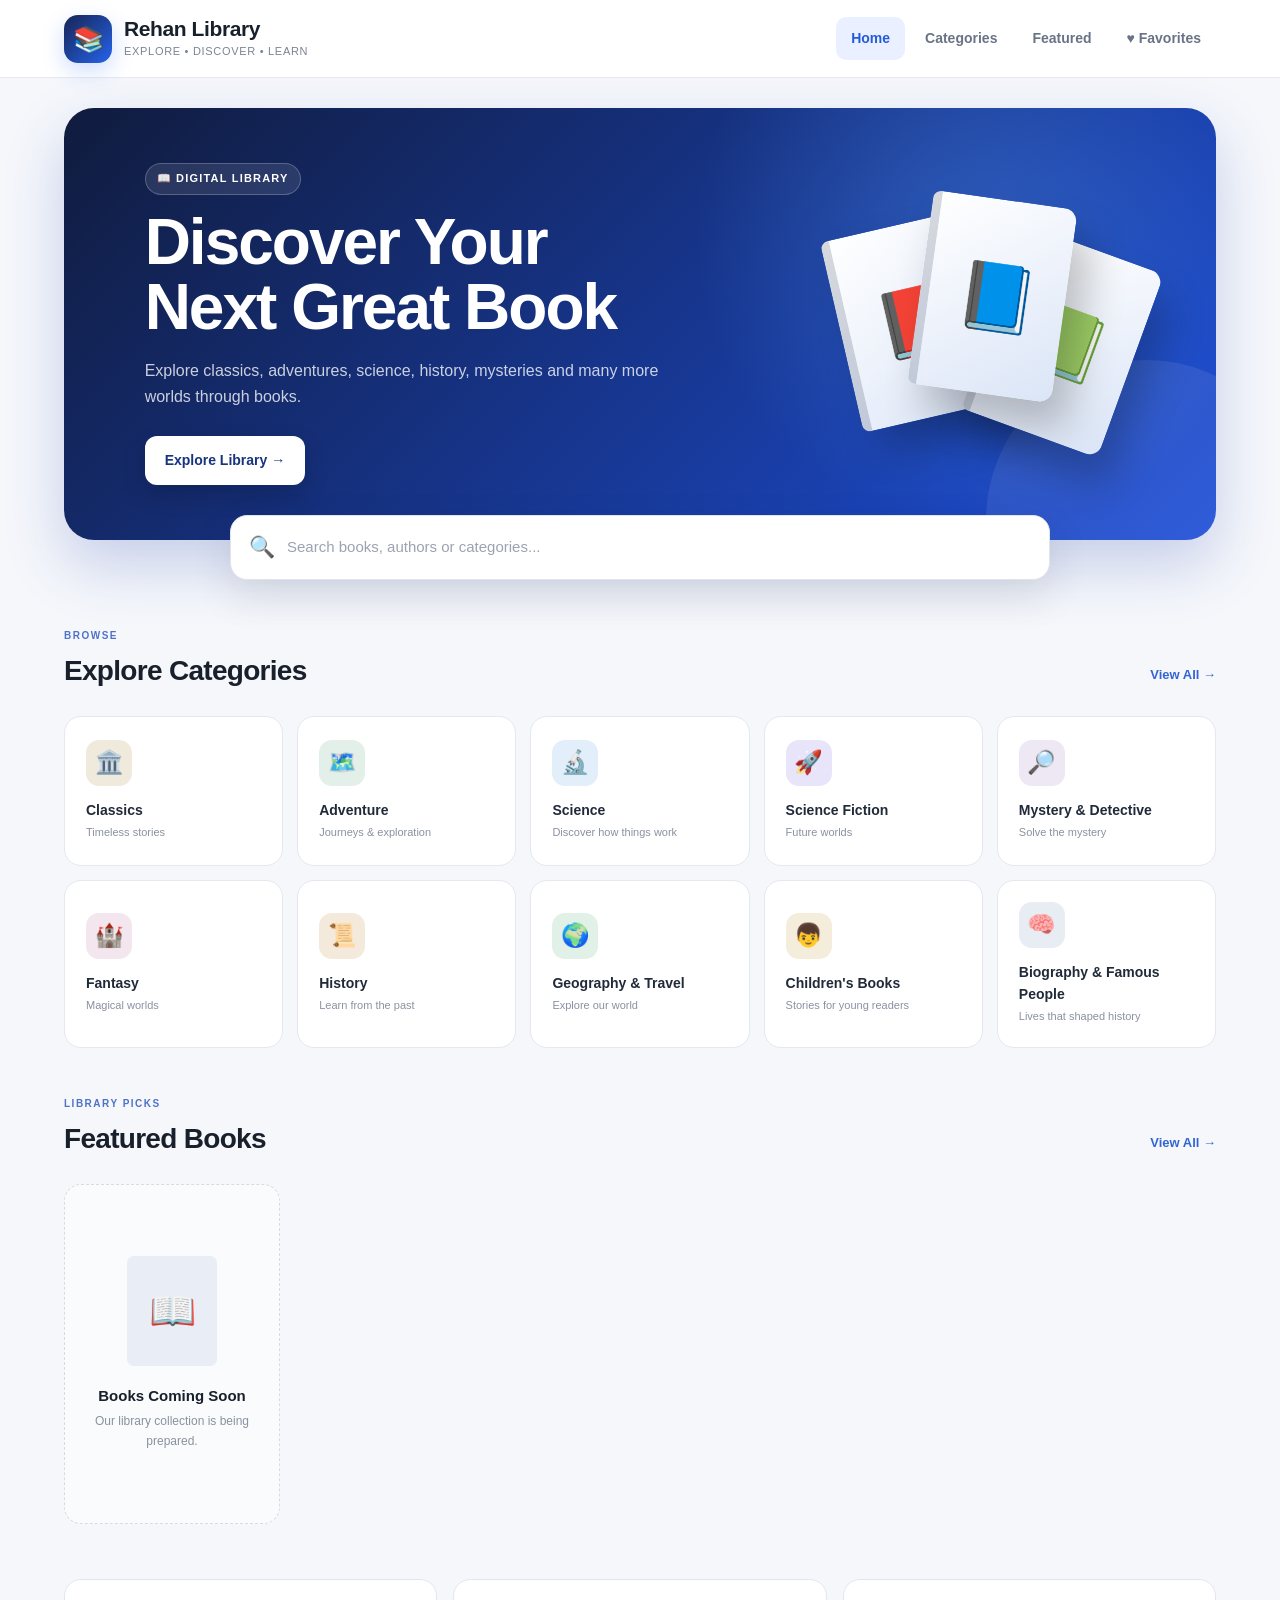
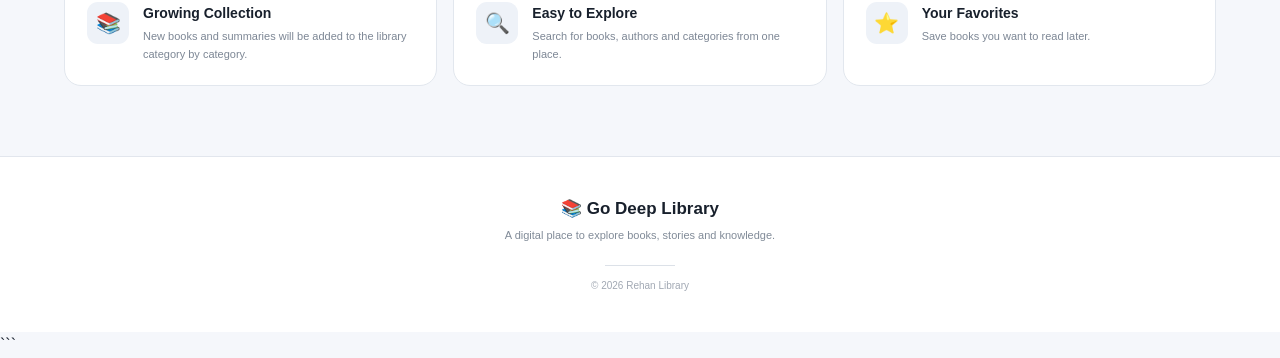
<file: index.html>
<!DOCTYPE html>
<html lang="en">
<head>
    <meta charset="UTF-8">
    <meta name="viewport" content="width=device-width, initial-scale=1.0">

    <title>Go deep Library</title>

    <link rel="stylesheet" href="style.css">
</head>

<body>

    <!-- ================= HEADER ================= -->

    <header class="topbar">

        <div class="logo">
            <div class="logo-icon">📚</div>

            <div>
                <h1>Rehan Library</h1>
                <p>Explore • Discover • Learn</p>
            </div>
        </div>

        <nav class="main-nav">
            <button class="nav-btn active" data-page="home">
                Home
            </button>

            <button class="nav-btn" data-page="categories">
                Categories
            </button>

            <button class="nav-btn" data-page="featured">
                Featured
            </button>

            <button class="nav-btn" data-page="favorites">
                ♥ Favorites
            </button>
        </nav>

    </header>


    <!-- ================= MAIN ================= -->

    <main>

        <!-- ================= HOME PAGE ================= -->

        <section id="homePage" class="page active">

            <!-- HERO -->

            <section class="hero">

                <div class="hero-content">

                    <span class="hero-label">
                        📖 DIGITAL LIBRARY
                    </span>

                    <h2>
                        Discover Your<br>
                        Next Great Book
                    </h2>

                    <p>
                        Explore classics, adventures, science,
                        history, mysteries and many more worlds
                        through books.
                    </p>

                    <button class="hero-button" id="exploreBtn">
                        Explore Library →
                    </button>

                </div>

                <div class="hero-books">

                    <div class="floating-book book-one">
                        📕
                    </div>

                    <div class="floating-book book-two">
                        📘
                    </div>

                    <div class="floating-book book-three">
                        📗
                    </div>

                </div>

            </section>


            <!-- SEARCH -->

            <section class="search-section">

                <div class="search-box">

                    <span class="search-icon">🔍</span>

                    <input
                        type="text"
                        id="searchInput"
                        placeholder="Search books, authors or categories..."
                        autocomplete="off"
                    >

                    <button id="clearSearch" class="clear-search">
                        ×
                    </button>

                </div>

                <div id="searchResults" class="search-results"></div>

            </section>


            <!-- CATEGORIES -->

            <section class="library-section">

                <div class="section-heading">

                    <div>
                        <span class="small-label">
                            BROWSE
                        </span>

                        <h2>Explore Categories</h2>
                    </div>

                    <button
                        class="view-all-btn"
                        id="viewAllCategories"
                    >
                        View All →
                    </button>

                </div>


                <div class="category-grid">

                    <button
                        class="category-card classics"
                        data-category="classics"
                    >
                        <span class="category-icon">🏛️</span>
                        <span class="category-name">
                            Classics
                        </span>
                        <span class="category-description">
                            Timeless stories
                        </span>
                    </button>


                    <button
                        class="category-card adventure"
                        data-category="adventure"
                    >
                        <span class="category-icon">🗺️</span>
                        <span class="category-name">
                            Adventure
                        </span>
                        <span class="category-description">
                            Journeys & exploration
                        </span>
                    </button>


                    <button
                        class="category-card science"
                        data-category="science"
                    >
                        <span class="category-icon">🔬</span>
                        <span class="category-name">
                            Science
                        </span>
                        <span class="category-description">
                            Discover how things work
                        </span>
                    </button>


                    <button
                        class="category-card sci-fi"
                        data-category="science-fiction"
                    >
                        <span class="category-icon">🚀</span>
                        <span class="category-name">
                            Science Fiction
                        </span>
                        <span class="category-description">
                            Future worlds
                        </span>
                    </button>


                    <button
                        class="category-card mystery"
                        data-category="mystery"
                    >
                        <span class="category-icon">🔎</span>
                        <span class="category-name">
                            Mystery & Detective
                        </span>
                        <span class="category-description">
                            Solve the mystery
                        </span>
                    </button>


                    <button
                        class="category-card fantasy"
                        data-category="fantasy"
                    >
                        <span class="category-icon">🏰</span>
                        <span class="category-name">
                            Fantasy
                        </span>
                        <span class="category-description">
                            Magical worlds
                        </span>
                    </button>


                    <button
                        class="category-card history"
                        data-category="history"
                    >
                        <span class="category-icon">📜</span>
                        <span class="category-name">
                            History
                        </span>
                        <span class="category-description">
                            Learn from the past
                        </span>
                    </button>


                    <button
                        class="category-card geography"
                        data-category="geography"
                    >
                        <span class="category-icon">🌍</span>
                        <span class="category-name">
                            Geography & Travel
                        </span>
                        <span class="category-description">
                            Explore our world
                        </span>
                    </button>


                    <button
                        class="category-card children"
                        data-category="children"
                    >
                        <span class="category-icon">👦</span>
                        <span class="category-name">
                            Children's Books
                        </span>
                        <span class="category-description">
                            Stories for young readers
                        </span>
                    </button>


                    <button
                        class="category-card biography"
                        data-category="biographies"
                    >
                        <span class="category-icon">🧠</span>
                        <span class="category-name">
                            Biography & Famous People
                        </span>
                        <span class="category-description">
                            Lives that shaped history
                        </span>
                    </button>

                </div>

            </section>


            <!-- FEATURED BOOKS -->

            <section class="library-section">

                <div class="section-heading">

                    <div>
                        <span class="small-label">
                            LIBRARY PICKS
                        </span>

                        <h2>Featured Books</h2>
                    </div>

                    <button
                        class="view-all-btn"
                        id="viewFeatured"
                    >
                        View All →
                    </button>

                </div>


                <div id="featuredBooks" class="book-grid">

                    <!-- Books will be inserted by JavaScript -->

                    <div class="book-placeholder">
                        <div class="placeholder-cover">
                            📖
                        </div>

                        <h3>Books Coming Soon</h3>

                        <p>
                            Our library collection is being prepared.
                        </p>
                    </div>

                </div>

            </section>


            <!-- LIBRARY INFORMATION -->

            <section class="library-info">

                <div class="info-card">

                    <span class="info-icon">📚</span>

                    <div>
                        <h3>Growing Collection</h3>
                        <p>
                            New books and summaries will be added
                            to the library category by category.
                        </p>
                    </div>

                </div>


                <div class="info-card">

                    <span class="info-icon">🔍</span>

                    <div>
                        <h3>Easy to Explore</h3>
                        <p>
                            Search for books, authors and categories
                            from one place.
                        </p>
                    </div>

                </div>


                <div class="info-card">

                    <span class="info-icon">⭐</span>

                    <div>
                        <h3>Your Favorites</h3>
                        <p>
                            Save books you want to read later.
                        </p>
                    </div>

                </div>

            </section>

        </section>



        <!-- ================= CATEGORIES PAGE ================= -->

        <section id="categoriesPage" class="page">

            <div class="page-header">

                <span class="small-label">
                    LIBRARY
                </span>

                <h2>All Categories</h2>

                <p>
                    Choose a category to explore its collection.
                </p>

            </div>

            <div
                id="allCategoriesGrid"
                class="category-grid large-grid"
            >

                <!-- JavaScript will populate this -->

            </div>

        </section>



        <!-- ================= FEATURED PAGE ================= -->

        <section id="featuredPage" class="page">

            <div class="page-header">

                <span class="small-label">
                    DISCOVER
                </span>

                <h2>Featured Collection</h2>

                <p>
                    Books selected for the library's featured collection.
                </p>

            </div>

            <div
                id="featuredPageBooks"
                class="book-grid"
            >

                <!-- JavaScript will populate this -->

            </div>

        </section>



        <!-- ================= FAVORITES PAGE ================= -->

        <section id="favoritesPage" class="page">

            <div class="page-header">

                <span class="small-label">
                    YOUR LIBRARY
                </span>

                <h2>Favorite Books</h2>

                <p>
                    Books you have saved for later.
                </p>

            </div>

            <div
                id="favoriteBooks"
                class="book-grid"
            >

                <div class="empty-library">

                    <div class="empty-icon">
                        ♥
                    </div>

                    <h3>No Favorites Yet</h3>

                    <p>
                        Open a book and press the heart button
                        to save it here.
                    </p>

                </div>

            </div>

        </section>


        <!-- ================= CATEGORY BOOKS PAGE ================= -->

        <section id="categoryBooksPage" class="page">

            <button
                class="back-button"
                id="backFromCategory"
            >
                ← Back
            </button>

            <div class="page-header">

                <span
                    class="category-page-icon"
                    id="categoryPageIcon"
                >
                    📚
                </span>

                <span
                    class="small-label"
                    id="categoryPageLabel"
                >
                    CATEGORY
                </span>

                <h2 id="categoryPageTitle">
                    Books
                </h2>

                <p id="categoryPageDescription">
                    Explore this collection.
                </p>

            </div>

            <div
                id="categoryPageBooks"
                class="book-grid"
            >

                <!-- JavaScript will populate -->

            </div>

        </section>



        <!-- ================= BOOK DETAILS PAGE ================= -->

        <section id="bookPage" class="page">

            <button
                class="back-button"
                id="backFromBook"
            >
                ← Back to Library
            </button>

            <article class="book-details">

                <div
                    class="book-detail-cover"
                    id="bookDetailCover"
                >
                    📖
                </div>

                <div class="book-detail-content">

                    <span
                        class="book-detail-category"
                        id="bookDetailCategory"
                    >
                        CATEGORY
                    </span>

                    <h2 id="bookDetailTitle">
                        Book Title
                    </h2>

                    <h3 id="bookDetailAuthor">
                        Author
                    </h3>

                    <p
                        id="bookDetailDescription"
                        class="book-description"
                    >
                        Book description will appear here.
                    </p>

                    <div class="book-actions">

                        <button
                            class="primary-button"
                            id="readBookBtn"
                        >
                            📖 Read Summary
                        </button>

                        <button
                            class="favorite-button"
                            id="favoriteBtn"
                        >
                            ♡ Add to Favorites
                        </button>

                    </div>

                </div>

            </article>

        </section>



        <!-- ================= READER PAGE ================= -->

        <section id="readerPage" class="page">

            <button
                class="back-button"
                id="backFromReader"
            >
                ← Back to Book
            </button>

            <article class="reader">

                <div class="reader-header">

                    <span
                        id="readerCategory"
                        class="small-label"
                    >
                        CATEGORY
                    </span>

                    <h2 id="readerTitle">
                        Book Summary
                    </h2>

                    <p id="readerAuthor">
                        Author
                    </p>

                </div>


                <div
                    id="readerContent"
                    class="reader-content"
                >

                    <!-- Category HTML summary will appear here -->

                </div>

            </article>

        </section>

    </main>


    <!-- ================= FOOTER ================= -->

    <footer class="footer">

        <div class="footer-logo">
            📚 Go Deep Library
        </div>

        <p>
            A digital place to explore books, stories and knowledge.
        </p>

        <div class="footer-line"></div>

        <p class="copyright">
            © 2026 Rehan Library
        </p>

    </footer>


    <!-- ================= JAVASCRIPT ================= -->

    <script src="script.js"></script>

</body>
</html>
```
</file>
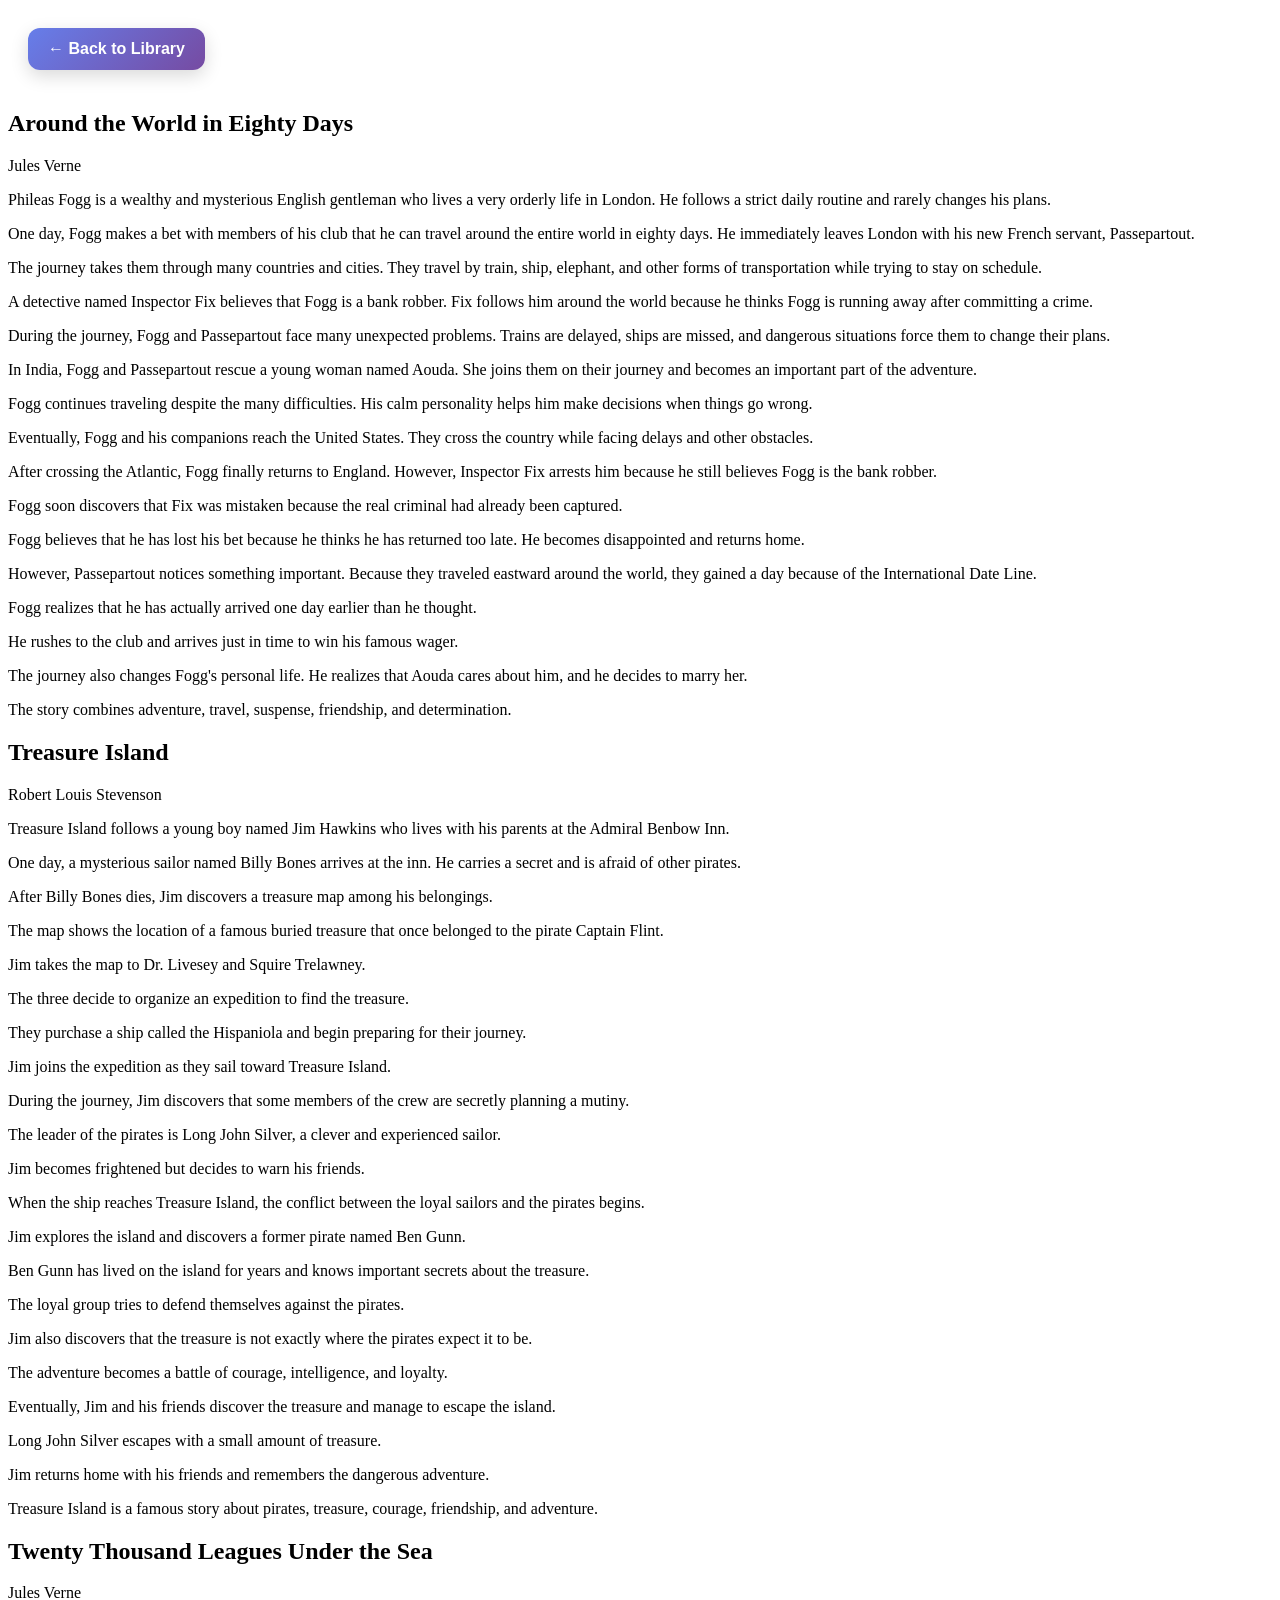
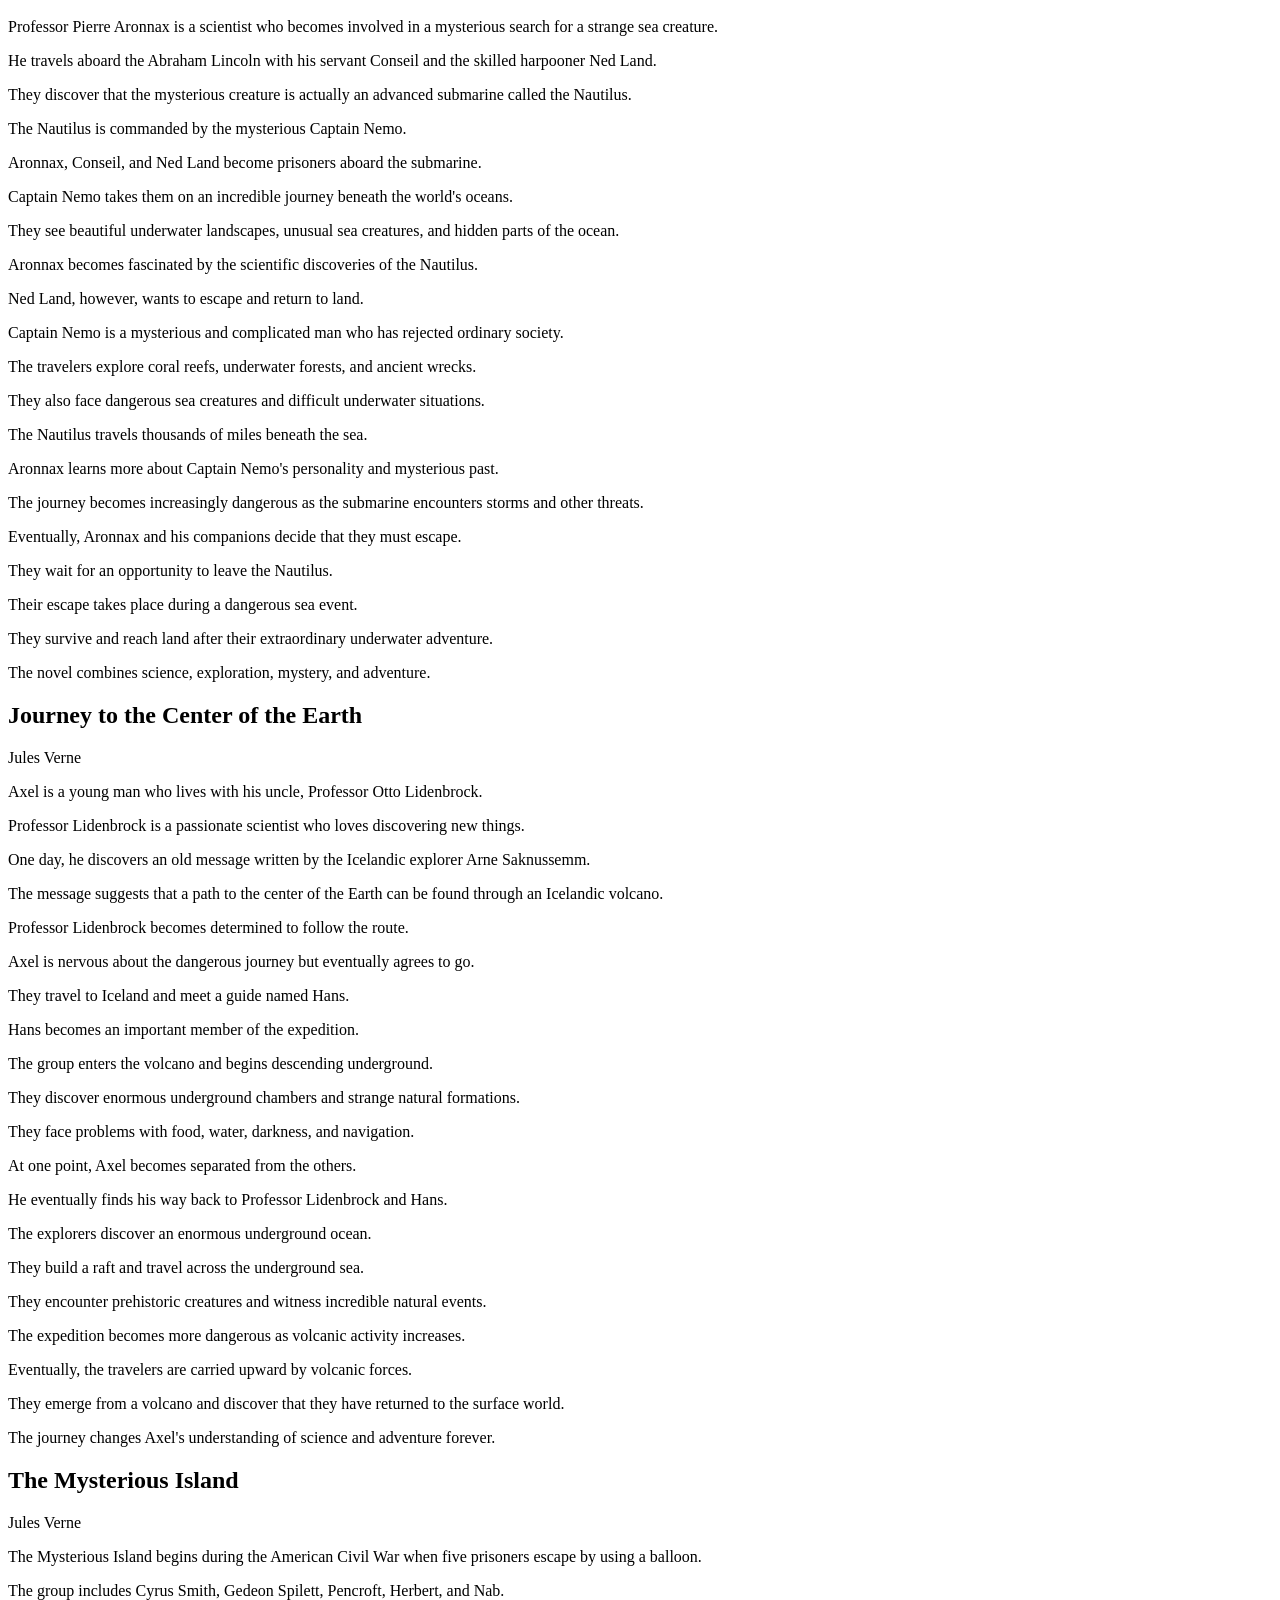
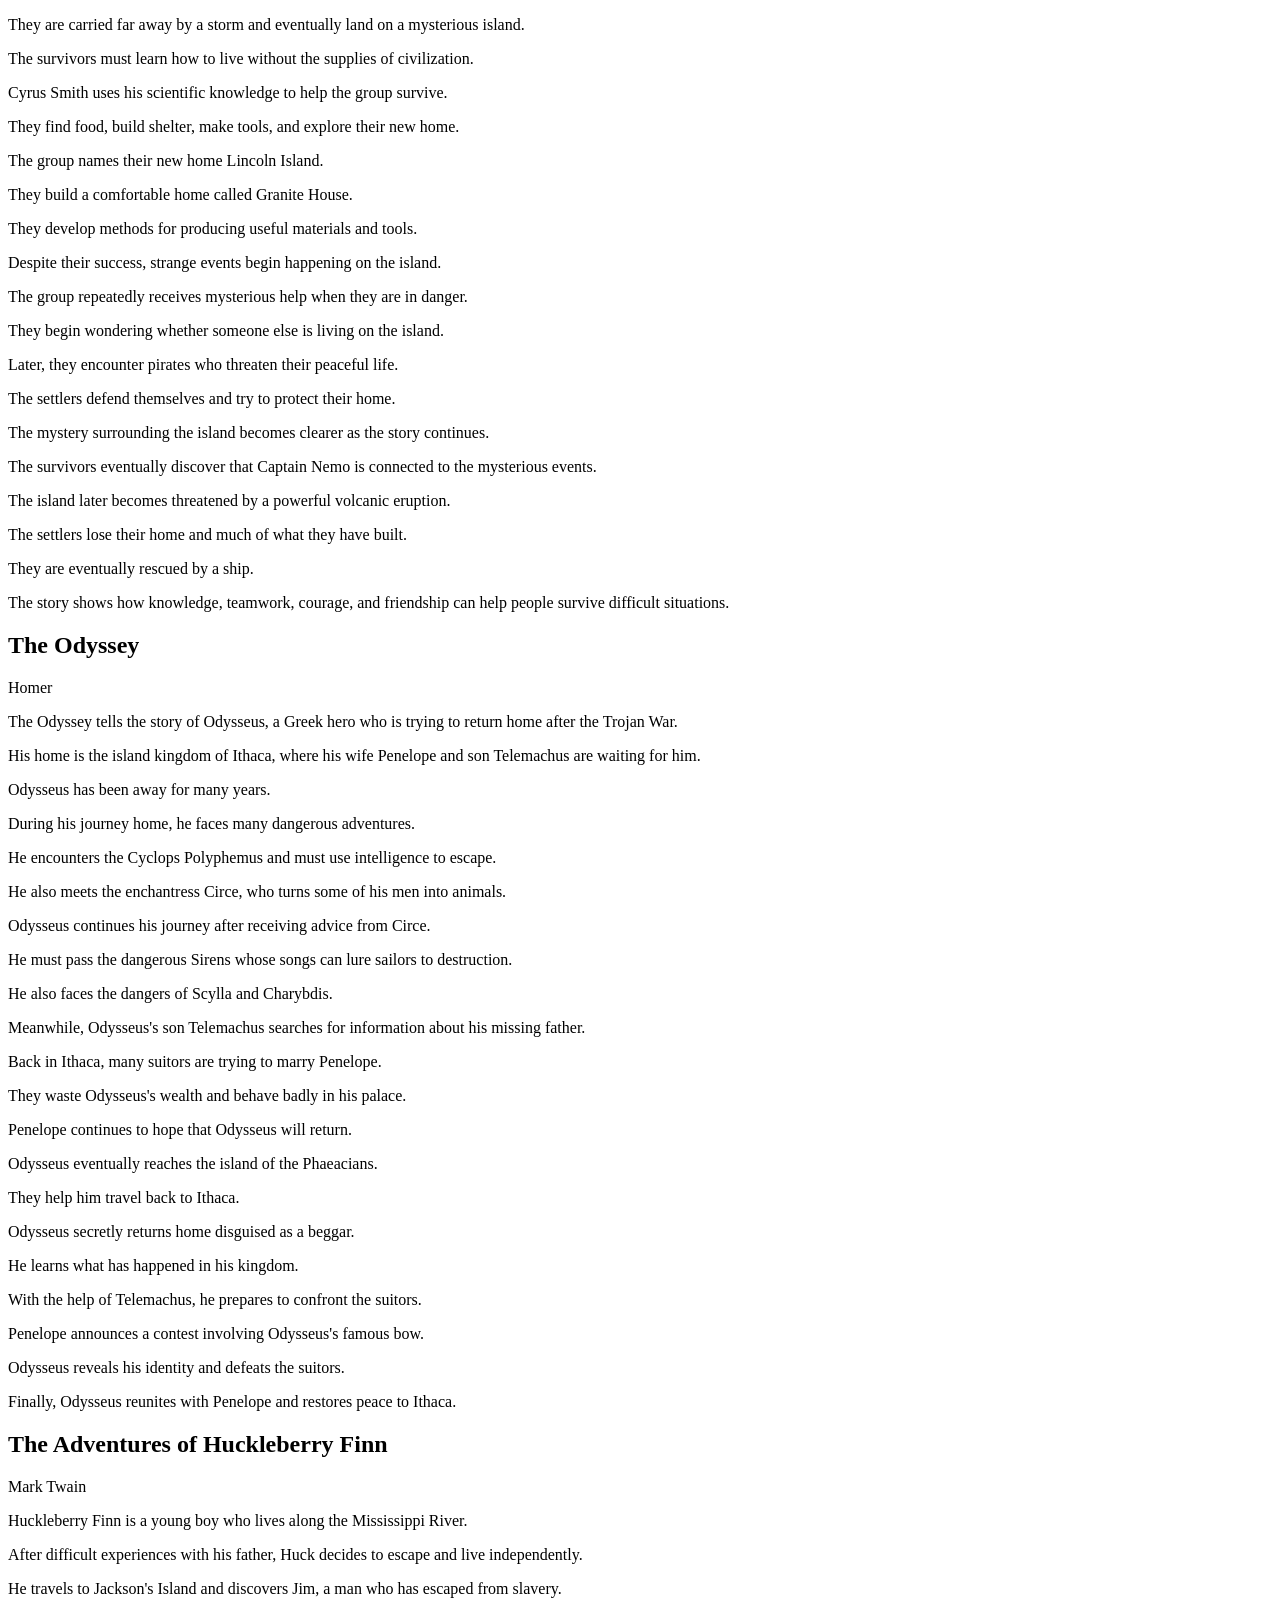
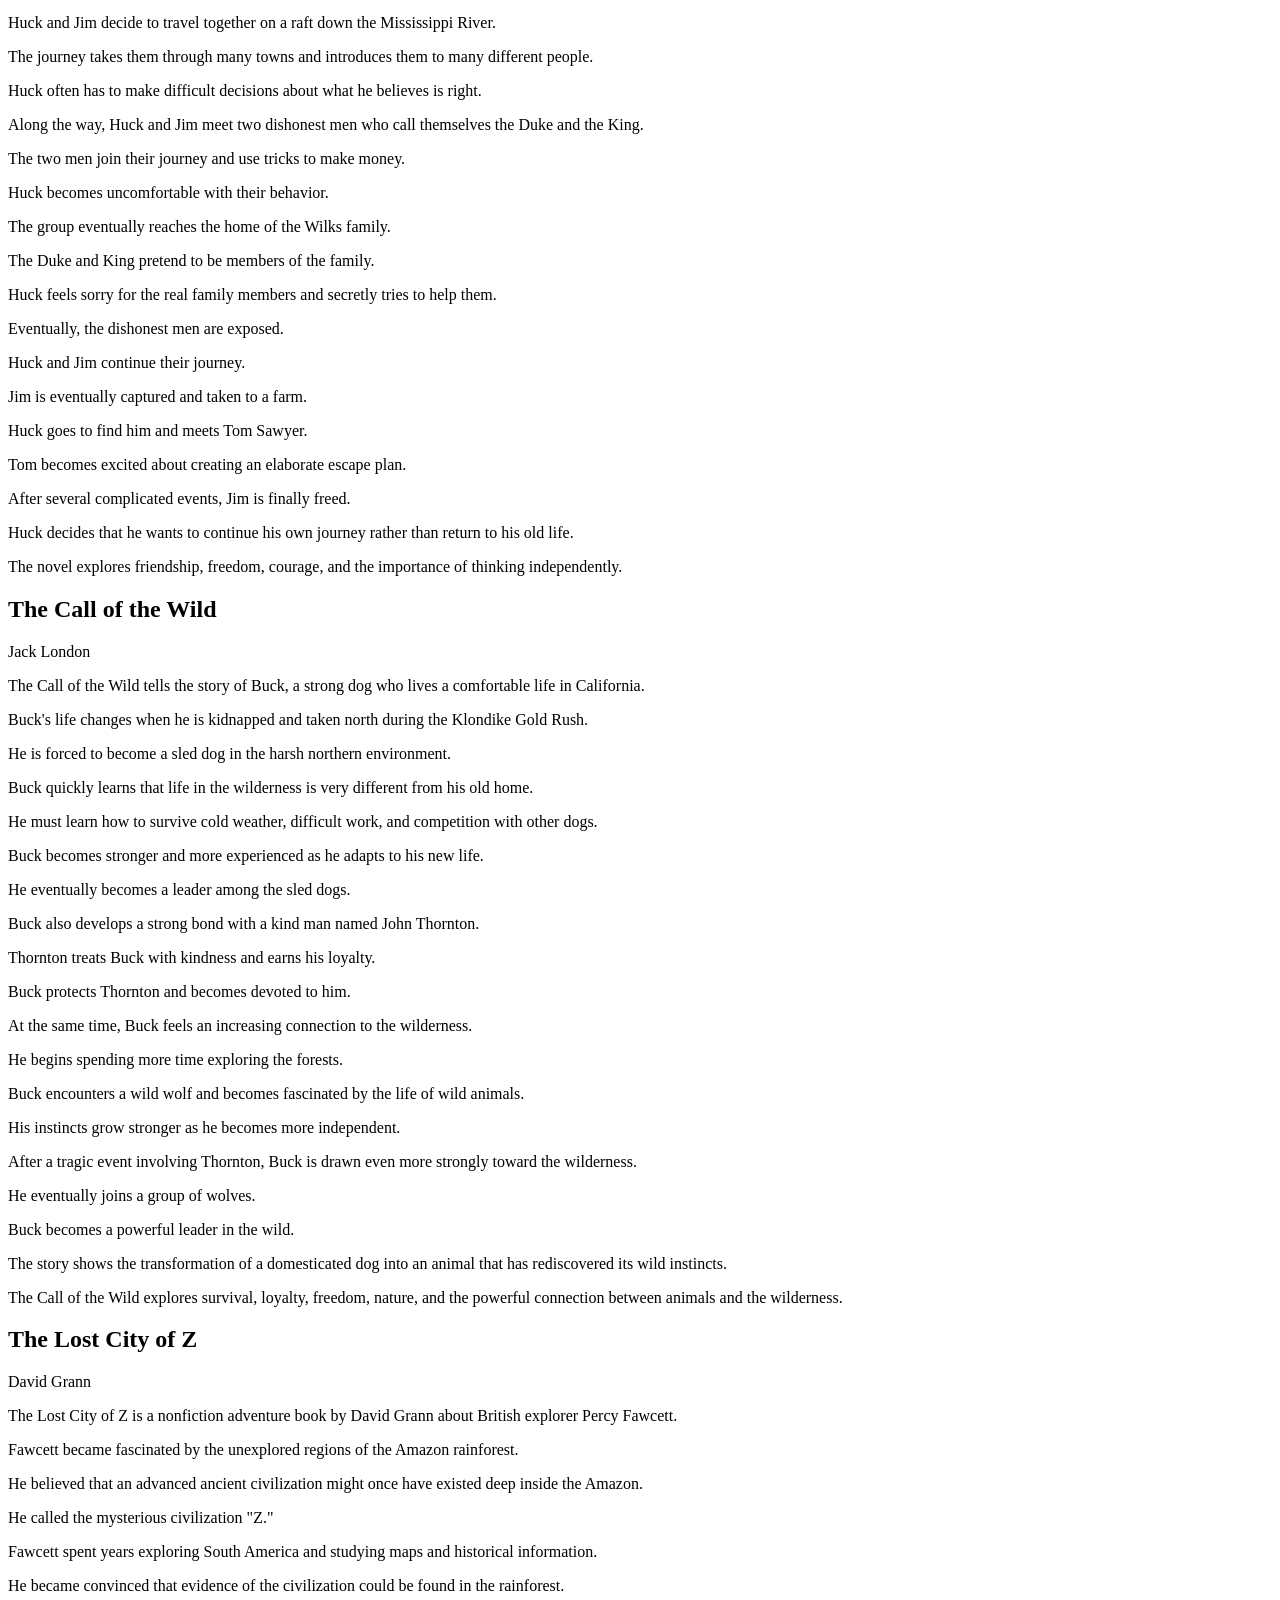
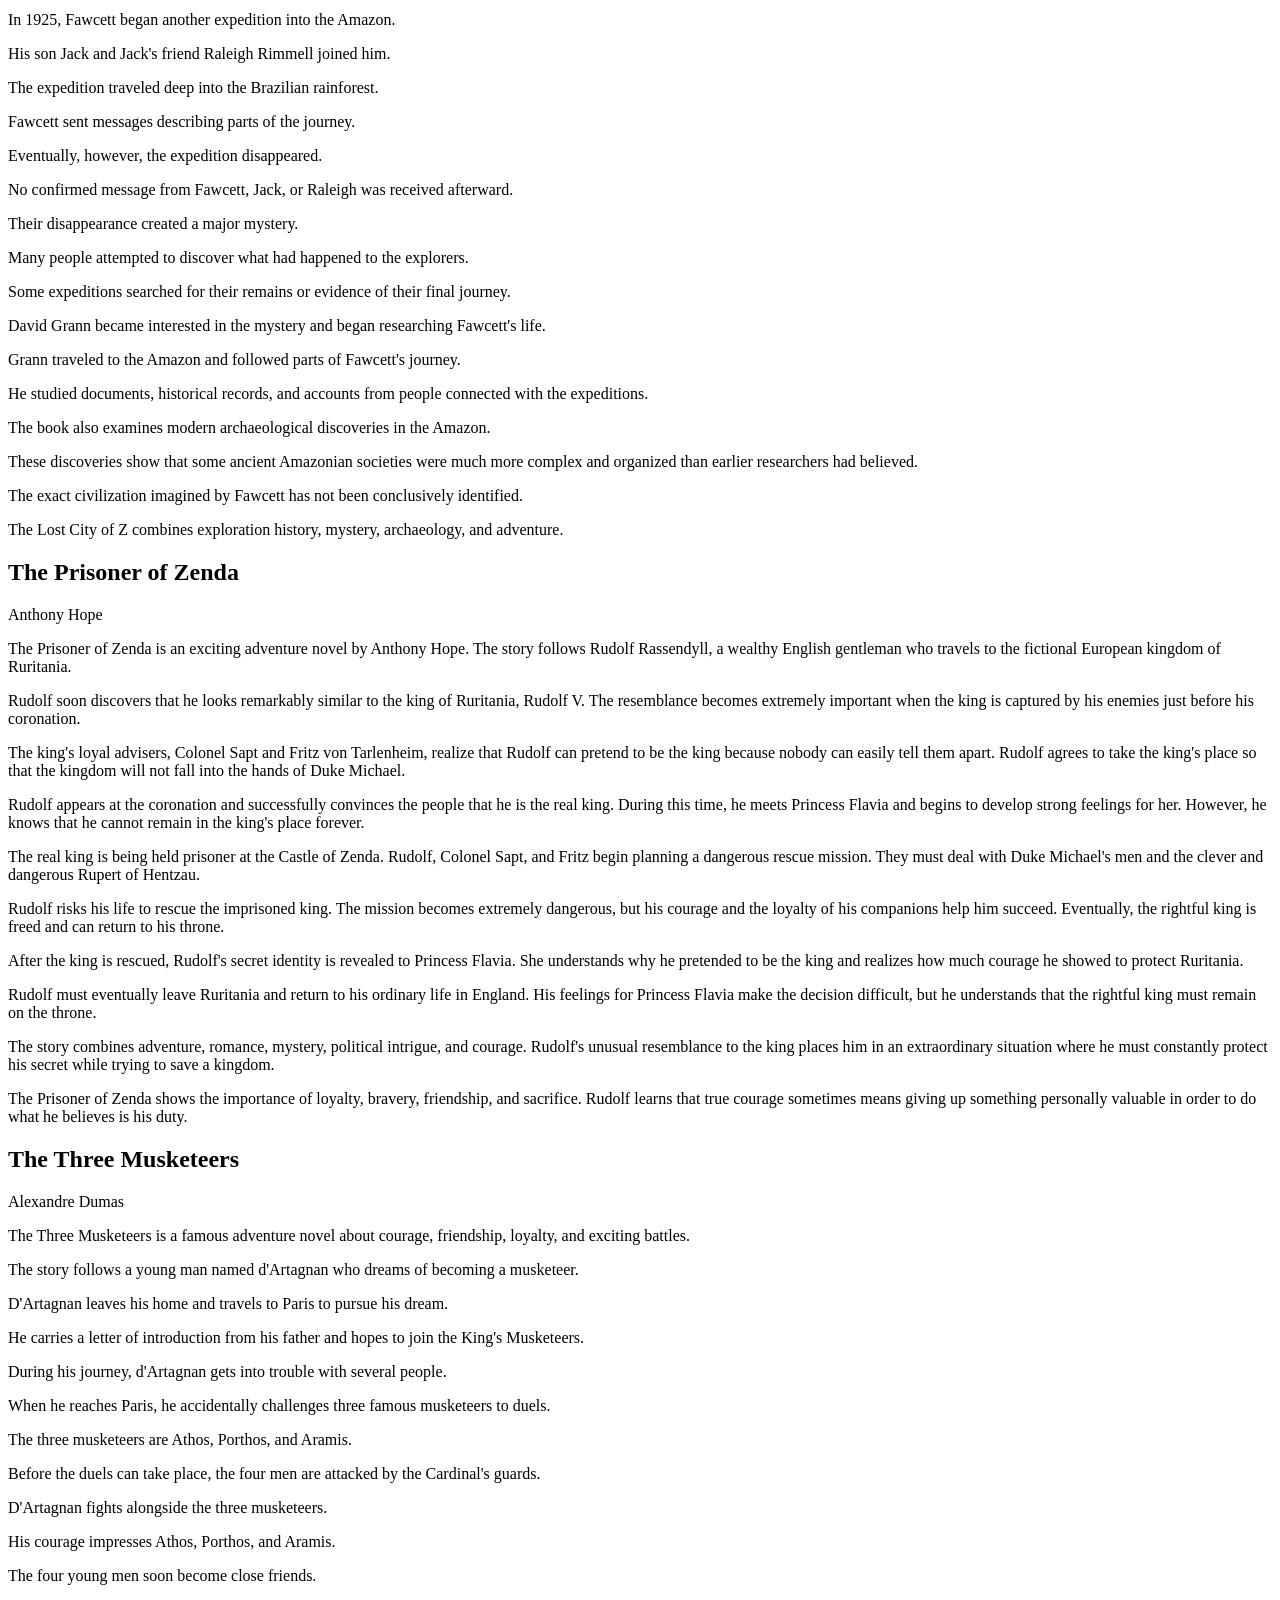
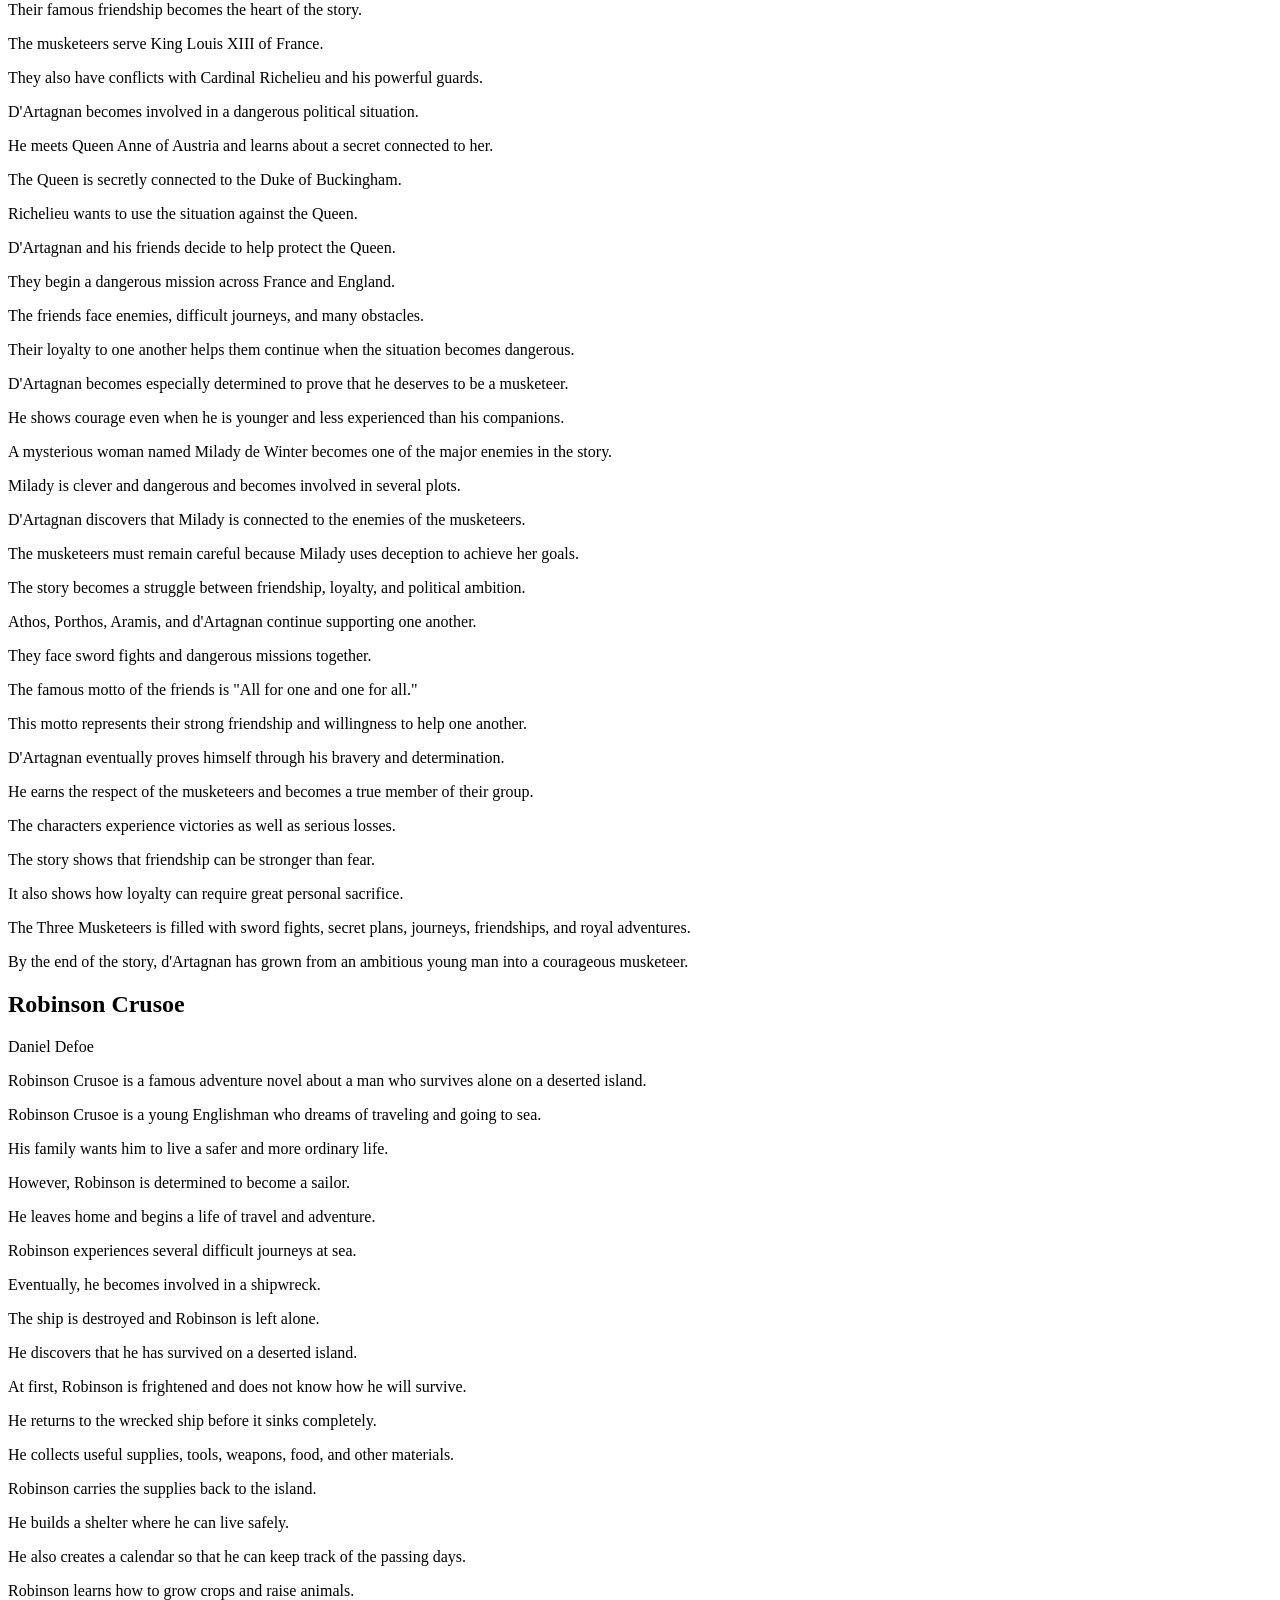
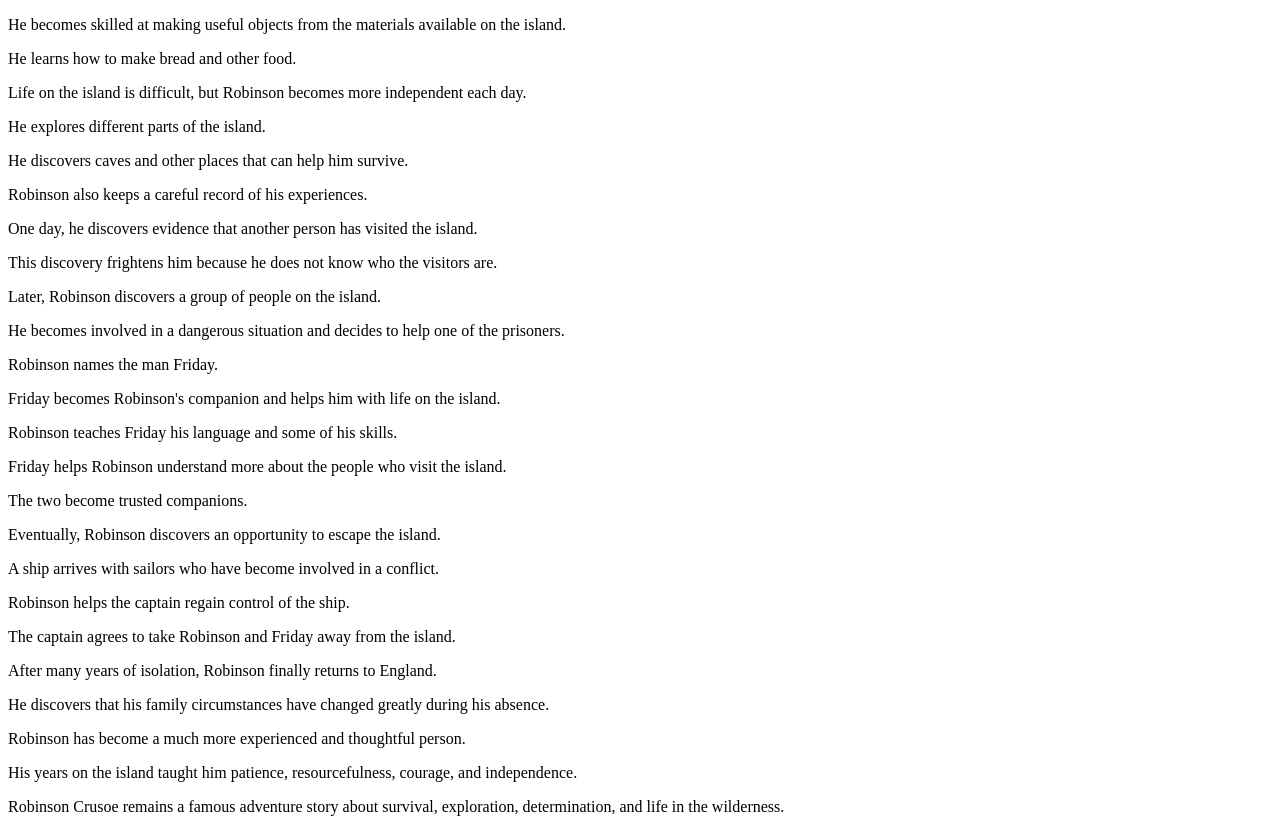
<file: books/adventure/books.html>
<!DOCTYPE html>
<html lang="en">

<head>
    <meta charset="UTF-8">
    <meta name="viewport" content="width=device-width, initial-scale=1.0">

    <title>Adventure Books</title>

    <style>
        .back-library {
            display: inline-block;
            margin: 20px;
            padding: 12px 20px;
            border-radius: 12px;
            background: linear-gradient(135deg, #667eea, #764ba2);
            color: white;
            text-decoration: none;
            font-family: Arial, sans-serif;
            font-size: 16px;
            font-weight: bold;
            box-shadow: 0 6px 18px rgba(0, 0, 0, 0.15);
            transition: 0.2s;
        }

        .back-library:hover {
            transform: translateY(-2px);
            box-shadow: 0 9px 24px rgba(0, 0, 0, 0.2);
        }
    </style>
</head>

<body>

<a href="../../index.html" class="back-library">
    ← Back to Library
</a>

    <!-- BOOK 1 -->

    <section class="summary-card">

        <h2>Around the World in Eighty Days</h2>

        <div class="author">
            Jules Verne
        </div>

        <p>Phileas Fogg is a wealthy and mysterious English gentleman who lives a very orderly life in London. He follows a strict daily routine and rarely changes his plans.</p>

        <p>One day, Fogg makes a bet with members of his club that he can travel around the entire world in eighty days. He immediately leaves London with his new French servant, Passepartout.</p>

        <p>The journey takes them through many countries and cities. They travel by train, ship, elephant, and other forms of transportation while trying to stay on schedule.</p>

        <p>A detective named Inspector Fix believes that Fogg is a bank robber. Fix follows him around the world because he thinks Fogg is running away after committing a crime.</p>

        <p>During the journey, Fogg and Passepartout face many unexpected problems. Trains are delayed, ships are missed, and dangerous situations force them to change their plans.</p>

        <p>In India, Fogg and Passepartout rescue a young woman named Aouda. She joins them on their journey and becomes an important part of the adventure.</p>

        <p>Fogg continues traveling despite the many difficulties. His calm personality helps him make decisions when things go wrong.</p>

        <p>Eventually, Fogg and his companions reach the United States. They cross the country while facing delays and other obstacles.</p>

        <p>After crossing the Atlantic, Fogg finally returns to England. However, Inspector Fix arrests him because he still believes Fogg is the bank robber.</p>

        <p>Fogg soon discovers that Fix was mistaken because the real criminal had already been captured.</p>

        <p>Fogg believes that he has lost his bet because he thinks he has returned too late. He becomes disappointed and returns home.</p>

        <p>However, Passepartout notices something important. Because they traveled eastward around the world, they gained a day because of the International Date Line.</p>

        <p>Fogg realizes that he has actually arrived one day earlier than he thought.</p>

        <p>He rushes to the club and arrives just in time to win his famous wager.</p>

        <p>The journey also changes Fogg's personal life. He realizes that Aouda cares about him, and he decides to marry her.</p>

        <p>The story combines adventure, travel, suspense, friendship, and determination.</p>

    </section>


    <!-- BOOK 2 -->

    <section class="summary-card">

        <h2>Treasure Island</h2>

        <div class="author">
            Robert Louis Stevenson
        </div>

        <p>Treasure Island follows a young boy named Jim Hawkins who lives with his parents at the Admiral Benbow Inn.</p>

        <p>One day, a mysterious sailor named Billy Bones arrives at the inn. He carries a secret and is afraid of other pirates.</p>

        <p>After Billy Bones dies, Jim discovers a treasure map among his belongings.</p>

        <p>The map shows the location of a famous buried treasure that once belonged to the pirate Captain Flint.</p>

        <p>Jim takes the map to Dr. Livesey and Squire Trelawney.</p>

        <p>The three decide to organize an expedition to find the treasure.</p>

        <p>They purchase a ship called the Hispaniola and begin preparing for their journey.</p>

        <p>Jim joins the expedition as they sail toward Treasure Island.</p>

        <p>During the journey, Jim discovers that some members of the crew are secretly planning a mutiny.</p>

        <p>The leader of the pirates is Long John Silver, a clever and experienced sailor.</p>

        <p>Jim becomes frightened but decides to warn his friends.</p>

        <p>When the ship reaches Treasure Island, the conflict between the loyal sailors and the pirates begins.</p>

        <p>Jim explores the island and discovers a former pirate named Ben Gunn.</p>

        <p>Ben Gunn has lived on the island for years and knows important secrets about the treasure.</p>

        <p>The loyal group tries to defend themselves against the pirates.</p>

        <p>Jim also discovers that the treasure is not exactly where the pirates expect it to be.</p>

        <p>The adventure becomes a battle of courage, intelligence, and loyalty.</p>

        <p>Eventually, Jim and his friends discover the treasure and manage to escape the island.</p>

        <p>Long John Silver escapes with a small amount of treasure.</p>

        <p>Jim returns home with his friends and remembers the dangerous adventure.</p>

        <p>Treasure Island is a famous story about pirates, treasure, courage, friendship, and adventure.</p>

    </section>


    <!-- BOOK 3 -->

    <section class="summary-card">

        <h2>Twenty Thousand Leagues Under the Sea</h2>

        <div class="author">
            Jules Verne
        </div>

        <p>Professor Pierre Aronnax is a scientist who becomes involved in a mysterious search for a strange sea creature.</p>

        <p>He travels aboard the Abraham Lincoln with his servant Conseil and the skilled harpooner Ned Land.</p>

        <p>They discover that the mysterious creature is actually an advanced submarine called the Nautilus.</p>

        <p>The Nautilus is commanded by the mysterious Captain Nemo.</p>

        <p>Aronnax, Conseil, and Ned Land become prisoners aboard the submarine.</p>

        <p>Captain Nemo takes them on an incredible journey beneath the world's oceans.</p>

        <p>They see beautiful underwater landscapes, unusual sea creatures, and hidden parts of the ocean.</p>

        <p>Aronnax becomes fascinated by the scientific discoveries of the Nautilus.</p>

        <p>Ned Land, however, wants to escape and return to land.</p>

        <p>Captain Nemo is a mysterious and complicated man who has rejected ordinary society.</p>

        <p>The travelers explore coral reefs, underwater forests, and ancient wrecks.</p>

        <p>They also face dangerous sea creatures and difficult underwater situations.</p>

        <p>The Nautilus travels thousands of miles beneath the sea.</p>

        <p>Aronnax learns more about Captain Nemo's personality and mysterious past.</p>

        <p>The journey becomes increasingly dangerous as the submarine encounters storms and other threats.</p>

        <p>Eventually, Aronnax and his companions decide that they must escape.</p>

        <p>They wait for an opportunity to leave the Nautilus.</p>

        <p>Their escape takes place during a dangerous sea event.</p>

        <p>They survive and reach land after their extraordinary underwater adventure.</p>

        <p>The novel combines science, exploration, mystery, and adventure.</p>

    </section>


    <!-- BOOK 4 -->

    <section class="summary-card">

        <h2>Journey to the Center of the Earth</h2>

        <div class="author">
            Jules Verne
        </div>

        <p>Axel is a young man who lives with his uncle, Professor Otto Lidenbrock.</p>

        <p>Professor Lidenbrock is a passionate scientist who loves discovering new things.</p>

        <p>One day, he discovers an old message written by the Icelandic explorer Arne Saknussemm.</p>

        <p>The message suggests that a path to the center of the Earth can be found through an Icelandic volcano.</p>

        <p>Professor Lidenbrock becomes determined to follow the route.</p>

        <p>Axel is nervous about the dangerous journey but eventually agrees to go.</p>

        <p>They travel to Iceland and meet a guide named Hans.</p>

        <p>Hans becomes an important member of the expedition.</p>

        <p>The group enters the volcano and begins descending underground.</p>

        <p>They discover enormous underground chambers and strange natural formations.</p>

        <p>They face problems with food, water, darkness, and navigation.</p>

        <p>At one point, Axel becomes separated from the others.</p>

        <p>He eventually finds his way back to Professor Lidenbrock and Hans.</p>

        <p>The explorers discover an enormous underground ocean.</p>

        <p>They build a raft and travel across the underground sea.</p>

        <p>They encounter prehistoric creatures and witness incredible natural events.</p>

        <p>The expedition becomes more dangerous as volcanic activity increases.</p>

        <p>Eventually, the travelers are carried upward by volcanic forces.</p>

        <p>They emerge from a volcano and discover that they have returned to the surface world.</p>

        <p>The journey changes Axel's understanding of science and adventure forever.</p>

    </section>


    <!-- BOOK 5 -->

    <section class="summary-card">

        <h2>The Mysterious Island</h2>

        <div class="author">
            Jules Verne
        </div>

        <p>The Mysterious Island begins during the American Civil War when five prisoners escape by using a balloon.</p>

        <p>The group includes Cyrus Smith, Gedeon Spilett, Pencroft, Herbert, and Nab.</p>

        <p>They are carried far away by a storm and eventually land on a mysterious island.</p>

        <p>The survivors must learn how to live without the supplies of civilization.</p>

        <p>Cyrus Smith uses his scientific knowledge to help the group survive.</p>

        <p>They find food, build shelter, make tools, and explore their new home.</p>

        <p>The group names their new home Lincoln Island.</p>

        <p>They build a comfortable home called Granite House.</p>

        <p>They develop methods for producing useful materials and tools.</p>

        <p>Despite their success, strange events begin happening on the island.</p>

        <p>The group repeatedly receives mysterious help when they are in danger.</p>

        <p>They begin wondering whether someone else is living on the island.</p>

        <p>Later, they encounter pirates who threaten their peaceful life.</p>

        <p>The settlers defend themselves and try to protect their home.</p>

        <p>The mystery surrounding the island becomes clearer as the story continues.</p>

        <p>The survivors eventually discover that Captain Nemo is connected to the mysterious events.</p>

        <p>The island later becomes threatened by a powerful volcanic eruption.</p>

        <p>The settlers lose their home and much of what they have built.</p>

        <p>They are eventually rescued by a ship.</p>

        <p>The story shows how knowledge, teamwork, courage, and friendship can help people survive difficult situations.</p>

    </section>


    <!-- BOOK 6 -->

    <section class="summary-card">

        <h2>The Odyssey</h2>

        <div class="author">
            Homer
        </div>

        <p>The Odyssey tells the story of Odysseus, a Greek hero who is trying to return home after the Trojan War.</p>

        <p>His home is the island kingdom of Ithaca, where his wife Penelope and son Telemachus are waiting for him.</p>

        <p>Odysseus has been away for many years.</p>

        <p>During his journey home, he faces many dangerous adventures.</p>

        <p>He encounters the Cyclops Polyphemus and must use intelligence to escape.</p>

        <p>He also meets the enchantress Circe, who turns some of his men into animals.</p>

        <p>Odysseus continues his journey after receiving advice from Circe.</p>

        <p>He must pass the dangerous Sirens whose songs can lure sailors to destruction.</p>

        <p>He also faces the dangers of Scylla and Charybdis.</p>

        <p>Meanwhile, Odysseus's son Telemachus searches for information about his missing father.</p>

        <p>Back in Ithaca, many suitors are trying to marry Penelope.</p>

        <p>They waste Odysseus's wealth and behave badly in his palace.</p>

        <p>Penelope continues to hope that Odysseus will return.</p>

        <p>Odysseus eventually reaches the island of the Phaeacians.</p>

        <p>They help him travel back to Ithaca.</p>

        <p>Odysseus secretly returns home disguised as a beggar.</p>

        <p>He learns what has happened in his kingdom.</p>

        <p>With the help of Telemachus, he prepares to confront the suitors.</p>

        <p>Penelope announces a contest involving Odysseus's famous bow.</p>

        <p>Odysseus reveals his identity and defeats the suitors.</p>

        <p>Finally, Odysseus reunites with Penelope and restores peace to Ithaca.</p>

    </section>


    <!-- BOOK 7 -->

    <section class="summary-card">

        <h2>The Adventures of Huckleberry Finn</h2>

        <div class="author">
            Mark Twain
        </div>

        <p>Huckleberry Finn is a young boy who lives along the Mississippi River.</p>

        <p>After difficult experiences with his father, Huck decides to escape and live independently.</p>

        <p>He travels to Jackson's Island and discovers Jim, a man who has escaped from slavery.</p>

        <p>Huck and Jim decide to travel together on a raft down the Mississippi River.</p>

        <p>The journey takes them through many towns and introduces them to many different people.</p>

        <p>Huck often has to make difficult decisions about what he believes is right.</p>

        <p>Along the way, Huck and Jim meet two dishonest men who call themselves the Duke and the King.</p>

        <p>The two men join their journey and use tricks to make money.</p>

        <p>Huck becomes uncomfortable with their behavior.</p>

        <p>The group eventually reaches the home of the Wilks family.</p>

        <p>The Duke and King pretend to be members of the family.</p>

        <p>Huck feels sorry for the real family members and secretly tries to help them.</p>

        <p>Eventually, the dishonest men are exposed.</p>

        <p>Huck and Jim continue their journey.</p>

        <p>Jim is eventually captured and taken to a farm.</p>

        <p>Huck goes to find him and meets Tom Sawyer.</p>

        <p>Tom becomes excited about creating an elaborate escape plan.</p>

        <p>After several complicated events, Jim is finally freed.</p>

        <p>Huck decides that he wants to continue his own journey rather than return to his old life.</p>

        <p>The novel explores friendship, freedom, courage, and the importance of thinking independently.</p>

    </section>


    <!-- BOOK 8 -->

    <section class="summary-card">

        <h2>The Call of the Wild</h2>

        <div class="author">
            Jack London
        </div>

        <p>The Call of the Wild tells the story of Buck, a strong dog who lives a comfortable life in California.</p>

        <p>Buck's life changes when he is kidnapped and taken north during the Klondike Gold Rush.</p>

        <p>He is forced to become a sled dog in the harsh northern environment.</p>

        <p>Buck quickly learns that life in the wilderness is very different from his old home.</p>

        <p>He must learn how to survive cold weather, difficult work, and competition with other dogs.</p>

        <p>Buck becomes stronger and more experienced as he adapts to his new life.</p>

        <p>He eventually becomes a leader among the sled dogs.</p>

        <p>Buck also develops a strong bond with a kind man named John Thornton.</p>

        <p>Thornton treats Buck with kindness and earns his loyalty.</p>

        <p>Buck protects Thornton and becomes devoted to him.</p>

        <p>At the same time, Buck feels an increasing connection to the wilderness.</p>

        <p>He begins spending more time exploring the forests.</p>

        <p>Buck encounters a wild wolf and becomes fascinated by the life of wild animals.</p>

        <p>His instincts grow stronger as he becomes more independent.</p>

        <p>After a tragic event involving Thornton, Buck is drawn even more strongly toward the wilderness.</p>

        <p>He eventually joins a group of wolves.</p>

        <p>Buck becomes a powerful leader in the wild.</p>

        <p>The story shows the transformation of a domesticated dog into an animal that has rediscovered its wild instincts.</p>

        <p>The Call of the Wild explores survival, loyalty, freedom, nature, and the powerful connection between animals and the wilderness.</p>

    </section>


    <!-- BOOK 9 -->

    <section class="summary-card">

        <h2>The Lost City of Z</h2>

        <div class="author">
            David Grann
        </div>

        <p>The Lost City of Z is a nonfiction adventure book by David Grann about British explorer Percy Fawcett.</p>

        <p>Fawcett became fascinated by the unexplored regions of the Amazon rainforest.</p>

        <p>He believed that an advanced ancient civilization might once have existed deep inside the Amazon.</p>

        <p>He called the mysterious civilization "Z."</p>

        <p>Fawcett spent years exploring South America and studying maps and historical information.</p>

        <p>He became convinced that evidence of the civilization could be found in the rainforest.</p>

        <p>In 1925, Fawcett began another expedition into the Amazon.</p>

        <p>His son Jack and Jack's friend Raleigh Rimmell joined him.</p>

        <p>The expedition traveled deep into the Brazilian rainforest.</p>

        <p>Fawcett sent messages describing parts of the journey.</p>

        <p>Eventually, however, the expedition disappeared.</p>

        <p>No confirmed message from Fawcett, Jack, or Raleigh was received afterward.</p>

        <p>Their disappearance created a major mystery.</p>

        <p>Many people attempted to discover what had happened to the explorers.</p>

        <p>Some expeditions searched for their remains or evidence of their final journey.</p>

        <p>David Grann became interested in the mystery and began researching Fawcett's life.</p>

        <p>Grann traveled to the Amazon and followed parts of Fawcett's journey.</p>

        <p>He studied documents, historical records, and accounts from people connected with the expeditions.</p>

        <p>The book also examines modern archaeological discoveries in the Amazon.</p>

        <p>These discoveries show that some ancient Amazonian societies were much more complex and organized than earlier researchers had believed.</p>

        <p>The exact civilization imagined by Fawcett has not been conclusively identified.</p>

        <p>The Lost City of Z combines exploration history, mystery, archaeology, and adventure.</p>

    </section>


    <!-- BOOK 10 -->

    <section class="summary-card">

        <h2>The Prisoner of Zenda</h2>

        <div class="author">
            Anthony Hope
        </div>

        <p>The Prisoner of Zenda is an exciting adventure novel by Anthony Hope. The story follows Rudolf Rassendyll, a wealthy English gentleman who travels to the fictional European kingdom of Ruritania.</p>

        <p>Rudolf soon discovers that he looks remarkably similar to the king of Ruritania, Rudolf V. The resemblance becomes extremely important when the king is captured by his enemies just before his coronation.</p>

        <p>The king's loyal advisers, Colonel Sapt and Fritz von Tarlenheim, realize that Rudolf can pretend to be the king because nobody can easily tell them apart. Rudolf agrees to take the king's place so that the kingdom will not fall into the hands of Duke Michael.</p>

        <p>Rudolf appears at the coronation and successfully convinces the people that he is the real king. During this time, he meets Princess Flavia and begins to develop strong feelings for her. However, he knows that he cannot remain in the king's place forever.</p>

        <p>The real king is being held prisoner at the Castle of Zenda. Rudolf, Colonel Sapt, and Fritz begin planning a dangerous rescue mission. They must deal with Duke Michael's men and the clever and dangerous Rupert of Hentzau.</p>

        <p>Rudolf risks his life to rescue the imprisoned king. The mission becomes extremely dangerous, but his courage and the loyalty of his companions help him succeed. Eventually, the rightful king is freed and can return to his throne.</p>

        <p>After the king is rescued, Rudolf's secret identity is revealed to Princess Flavia. She understands why he pretended to be the king and realizes how much courage he showed to protect Ruritania.</p>

        <p>Rudolf must eventually leave Ruritania and return to his ordinary life in England. His feelings for Princess Flavia make the decision difficult, but he understands that the rightful king must remain on the throne.</p>

        <p>The story combines adventure, romance, mystery, political intrigue, and courage. Rudolf's unusual resemblance to the king places him in an extraordinary situation where he must constantly protect his secret while trying to save a kingdom.</p>

        <p>The Prisoner of Zenda shows the importance of loyalty, bravery, friendship, and sacrifice. Rudolf learns that true courage sometimes means giving up something personally valuable in order to do what he believes is his duty.</p>

    </section>

  <!-- BOOK 11 -->

<section class="summary-card">

    <h2>The Three Musketeers</h2>

    <div class="author">
        Alexandre Dumas
    </div>

    <p>The Three Musketeers is a famous adventure novel about courage, friendship, loyalty, and exciting battles.</p>

    <p>The story follows a young man named d'Artagnan who dreams of becoming a musketeer.</p>

    <p>D'Artagnan leaves his home and travels to Paris to pursue his dream.</p>

    <p>He carries a letter of introduction from his father and hopes to join the King's Musketeers.</p>

    <p>During his journey, d'Artagnan gets into trouble with several people.</p>

    <p>When he reaches Paris, he accidentally challenges three famous musketeers to duels.</p>

    <p>The three musketeers are Athos, Porthos, and Aramis.</p>

    <p>Before the duels can take place, the four men are attacked by the Cardinal's guards.</p>

    <p>D'Artagnan fights alongside the three musketeers.</p>

    <p>His courage impresses Athos, Porthos, and Aramis.</p>

    <p>The four young men soon become close friends.</p>

    <p>Their famous friendship becomes the heart of the story.</p>

    <p>The musketeers serve King Louis XIII of France.</p>

    <p>They also have conflicts with Cardinal Richelieu and his powerful guards.</p>

    <p>D'Artagnan becomes involved in a dangerous political situation.</p>

    <p>He meets Queen Anne of Austria and learns about a secret connected to her.</p>

    <p>The Queen is secretly connected to the Duke of Buckingham.</p>

    <p>Richelieu wants to use the situation against the Queen.</p>

    <p>D'Artagnan and his friends decide to help protect the Queen.</p>

    <p>They begin a dangerous mission across France and England.</p>

    <p>The friends face enemies, difficult journeys, and many obstacles.</p>

    <p>Their loyalty to one another helps them continue when the situation becomes dangerous.</p>

    <p>D'Artagnan becomes especially determined to prove that he deserves to be a musketeer.</p>

    <p>He shows courage even when he is younger and less experienced than his companions.</p>

    <p>A mysterious woman named Milady de Winter becomes one of the major enemies in the story.</p>

    <p>Milady is clever and dangerous and becomes involved in several plots.</p>

    <p>D'Artagnan discovers that Milady is connected to the enemies of the musketeers.</p>

    <p>The musketeers must remain careful because Milady uses deception to achieve her goals.</p>

    <p>The story becomes a struggle between friendship, loyalty, and political ambition.</p>

    <p>Athos, Porthos, Aramis, and d'Artagnan continue supporting one another.</p>

    <p>They face sword fights and dangerous missions together.</p>

    <p>The famous motto of the friends is "All for one and one for all."</p>

    <p>This motto represents their strong friendship and willingness to help one another.</p>

    <p>D'Artagnan eventually proves himself through his bravery and determination.</p>

    <p>He earns the respect of the musketeers and becomes a true member of their group.</p>

    <p>The characters experience victories as well as serious losses.</p>

    <p>The story shows that friendship can be stronger than fear.</p>

    <p>It also shows how loyalty can require great personal sacrifice.</p>

    <p>The Three Musketeers is filled with sword fights, secret plans, journeys, friendships, and royal adventures.</p>

    <p>By the end of the story, d'Artagnan has grown from an ambitious young man into a courageous musketeer.</p>

</section>


<!-- BOOK 12 -->

<section class="summary-card">

    <h2>Robinson Crusoe</h2>

    <div class="author">
        Daniel Defoe
    </div>

    <p>Robinson Crusoe is a famous adventure novel about a man who survives alone on a deserted island.</p>

    <p>Robinson Crusoe is a young Englishman who dreams of traveling and going to sea.</p>

    <p>His family wants him to live a safer and more ordinary life.</p>

    <p>However, Robinson is determined to become a sailor.</p>

    <p>He leaves home and begins a life of travel and adventure.</p>

    <p>Robinson experiences several difficult journeys at sea.</p>

    <p>Eventually, he becomes involved in a shipwreck.</p>

    <p>The ship is destroyed and Robinson is left alone.</p>

    <p>He discovers that he has survived on a deserted island.</p>

    <p>At first, Robinson is frightened and does not know how he will survive.</p>

    <p>He returns to the wrecked ship before it sinks completely.</p>

    <p>He collects useful supplies, tools, weapons, food, and other materials.</p>

    <p>Robinson carries the supplies back to the island.</p>

    <p>He builds a shelter where he can live safely.</p>

    <p>He also creates a calendar so that he can keep track of the passing days.</p>

    <p>Robinson learns how to grow crops and raise animals.</p>

    <p>He becomes skilled at making useful objects from the materials available on the island.</p>

    <p>He learns how to make bread and other food.</p>

    <p>Life on the island is difficult, but Robinson becomes more independent each day.</p>

    <p>He explores different parts of the island.</p>

    <p>He discovers caves and other places that can help him survive.</p>

    <p>Robinson also keeps a careful record of his experiences.</p>

    <p>One day, he discovers evidence that another person has visited the island.</p>

    <p>This discovery frightens him because he does not know who the visitors are.</p>

    <p>Later, Robinson discovers a group of people on the island.</p>

    <p>He becomes involved in a dangerous situation and decides to help one of the prisoners.</p>

    <p>Robinson names the man Friday.</p>

    <p>Friday becomes Robinson's companion and helps him with life on the island.</p>

    <p>Robinson teaches Friday his language and some of his skills.</p>

    <p>Friday helps Robinson understand more about the people who visit the island.</p>

    <p>The two become trusted companions.</p>

    <p>Eventually, Robinson discovers an opportunity to escape the island.</p>

    <p>A ship arrives with sailors who have become involved in a conflict.</p>

    <p>Robinson helps the captain regain control of the ship.</p>

    <p>The captain agrees to take Robinson and Friday away from the island.</p>

    <p>After many years of isolation, Robinson finally returns to England.</p>

    <p>He discovers that his family circumstances have changed greatly during his absence.</p>

    <p>Robinson has become a much more experienced and thoughtful person.</p>

    <p>His years on the island taught him patience, resourcefulness, courage, and independence.</p>

    <p>Robinson Crusoe remains a famous adventure story about survival, exploration, determination, and life in the wilderness.</p>

</section>

</body>

</html>
</file>
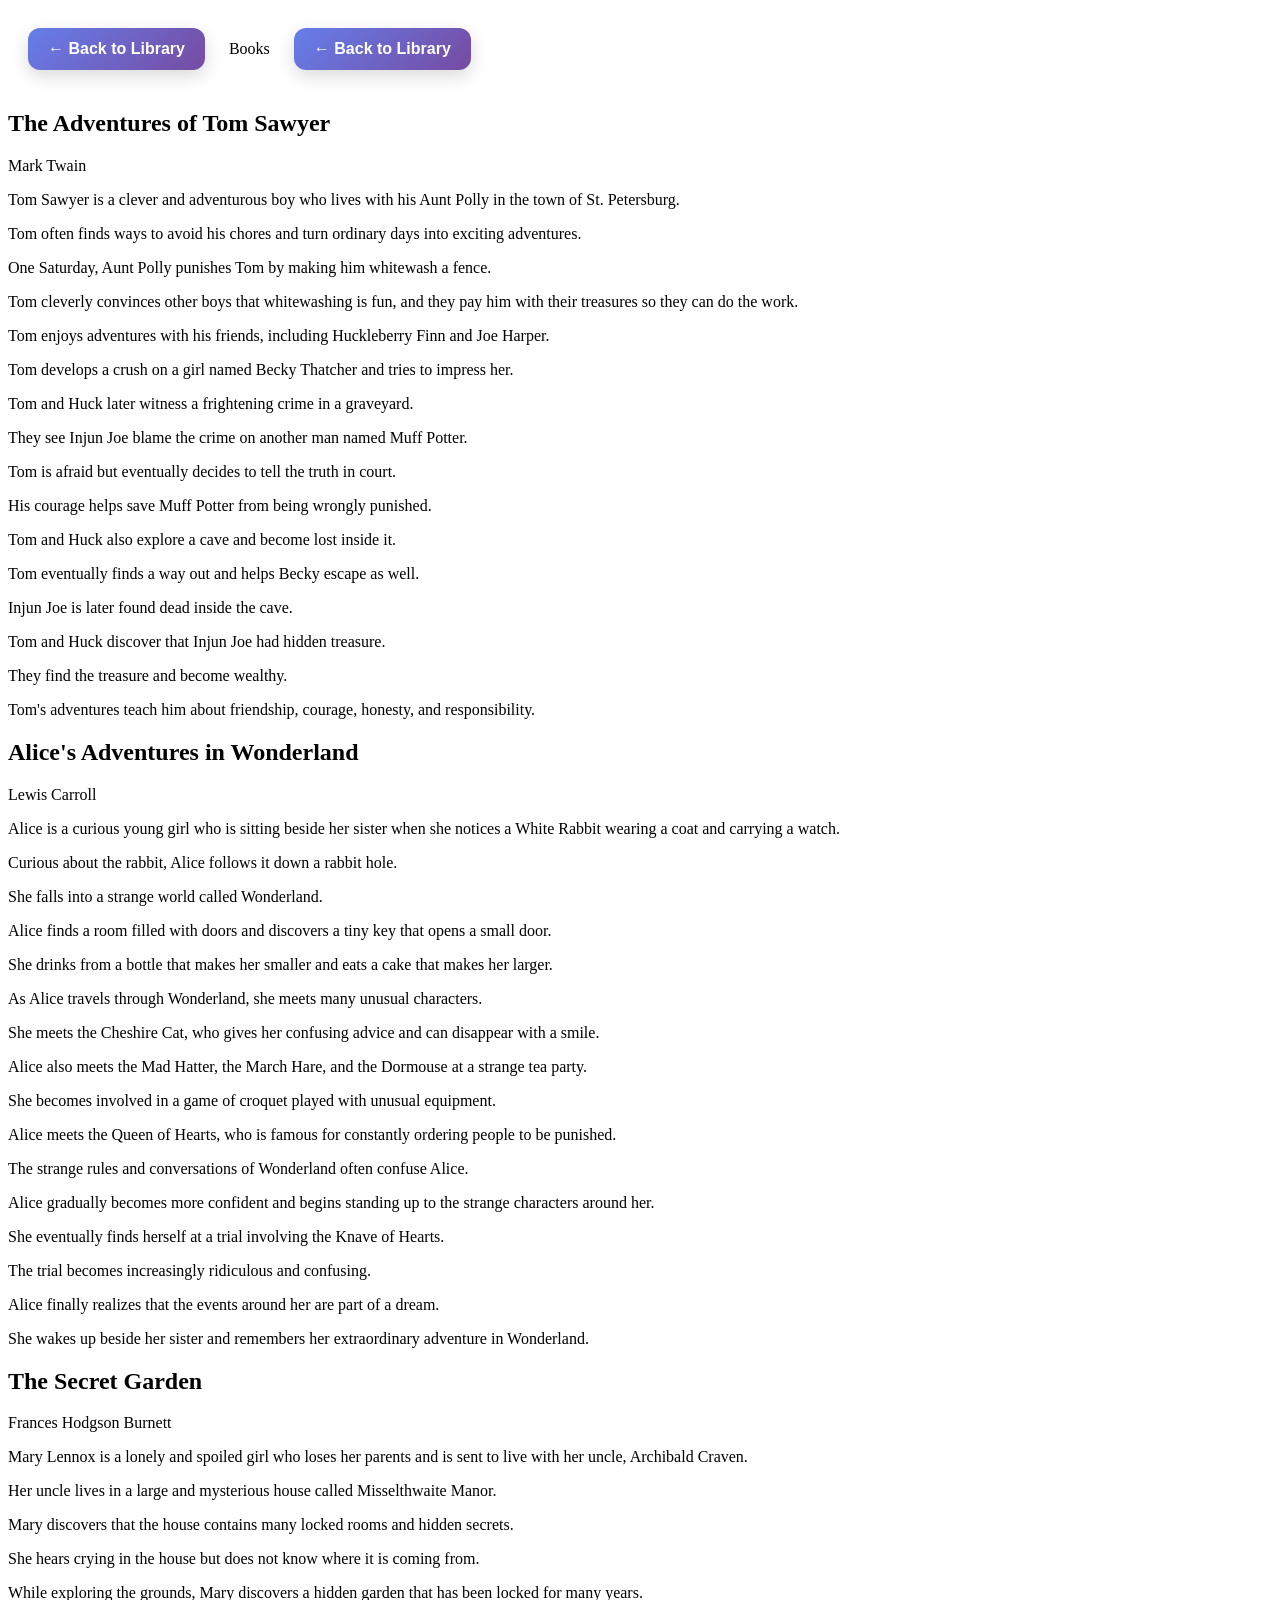
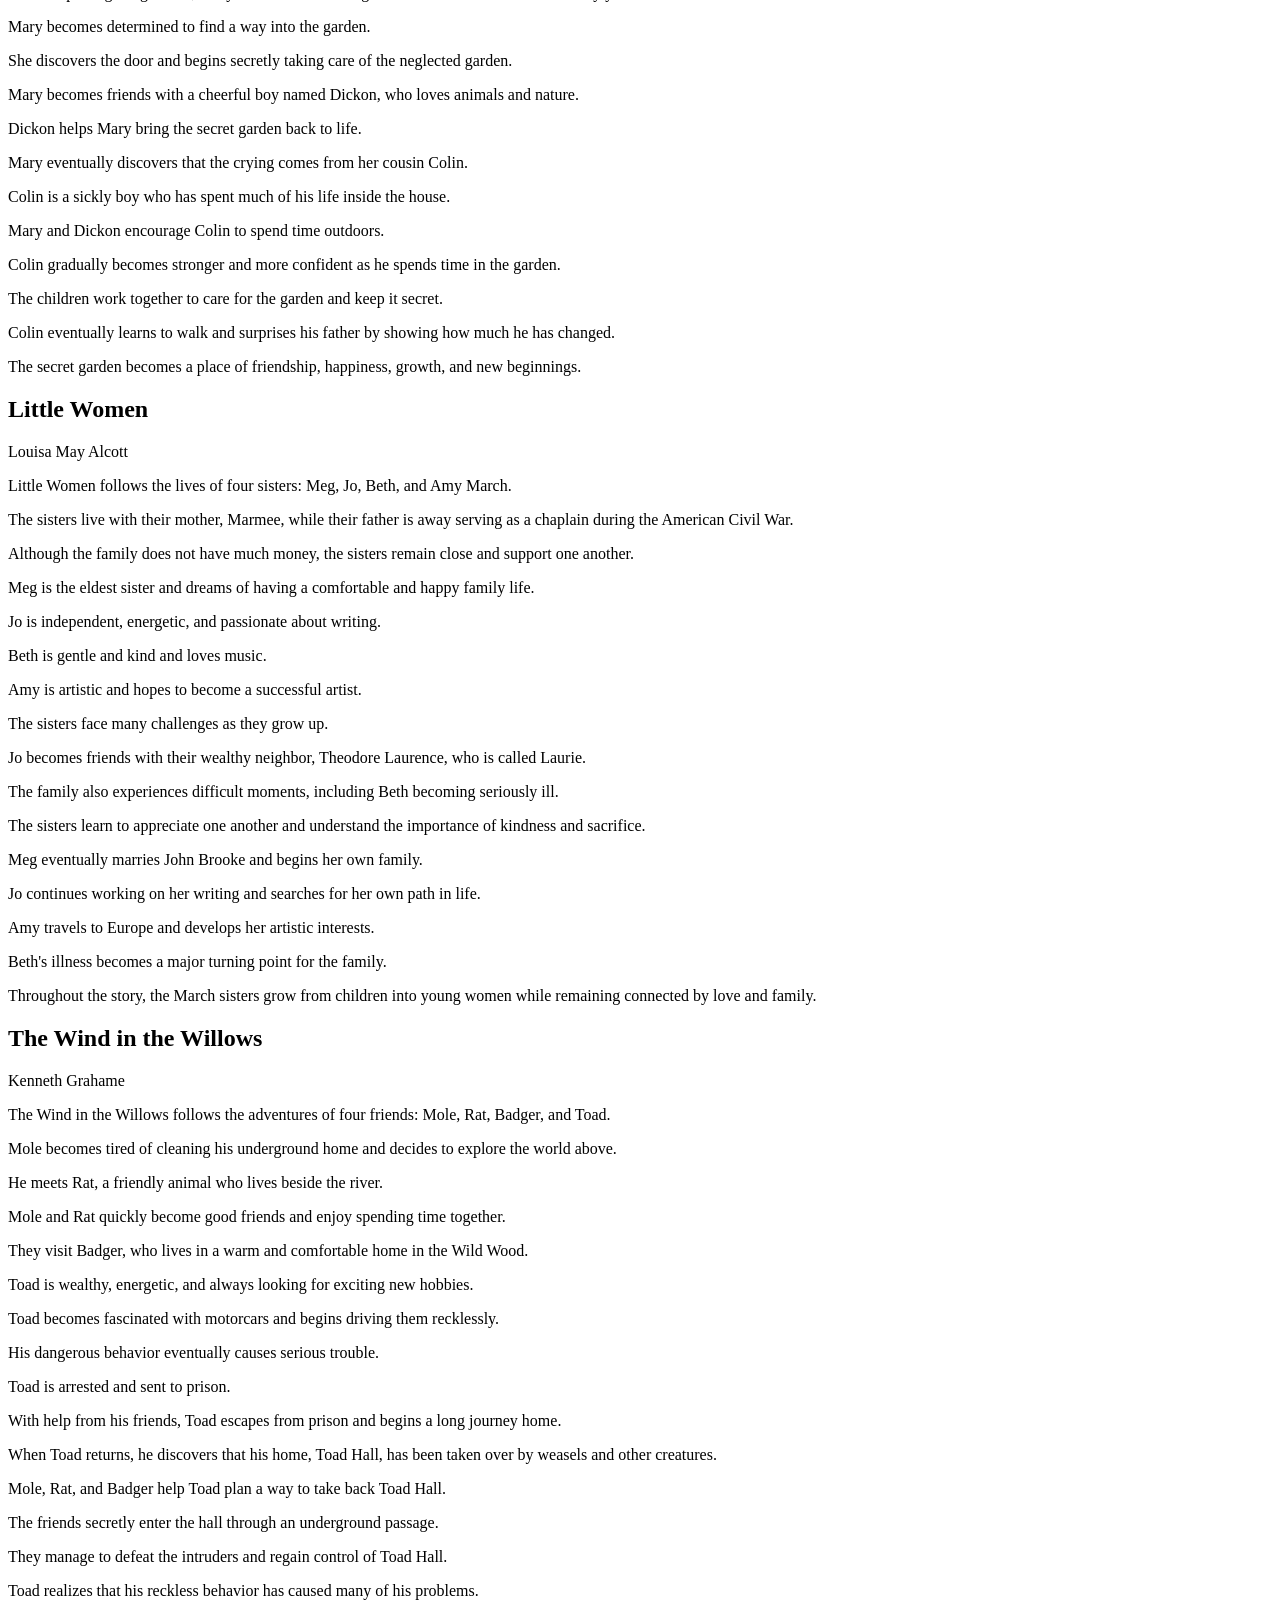
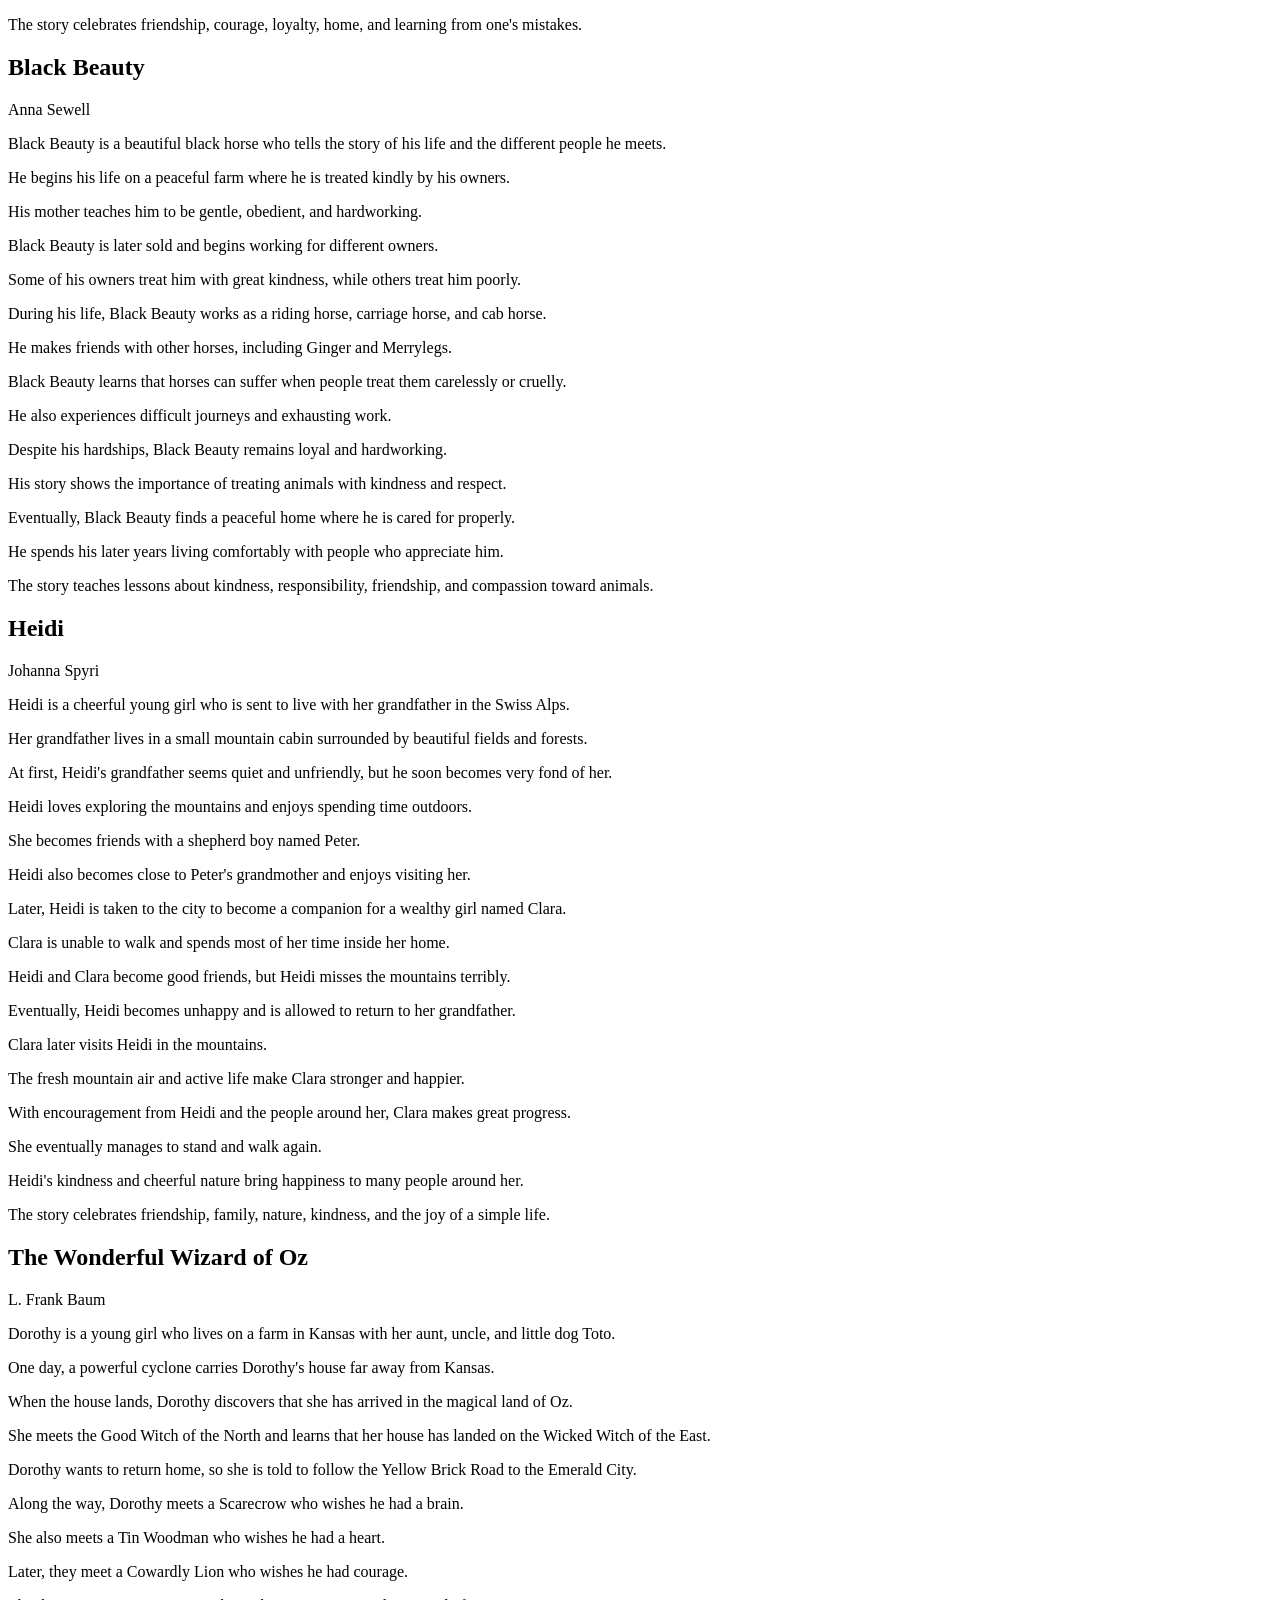
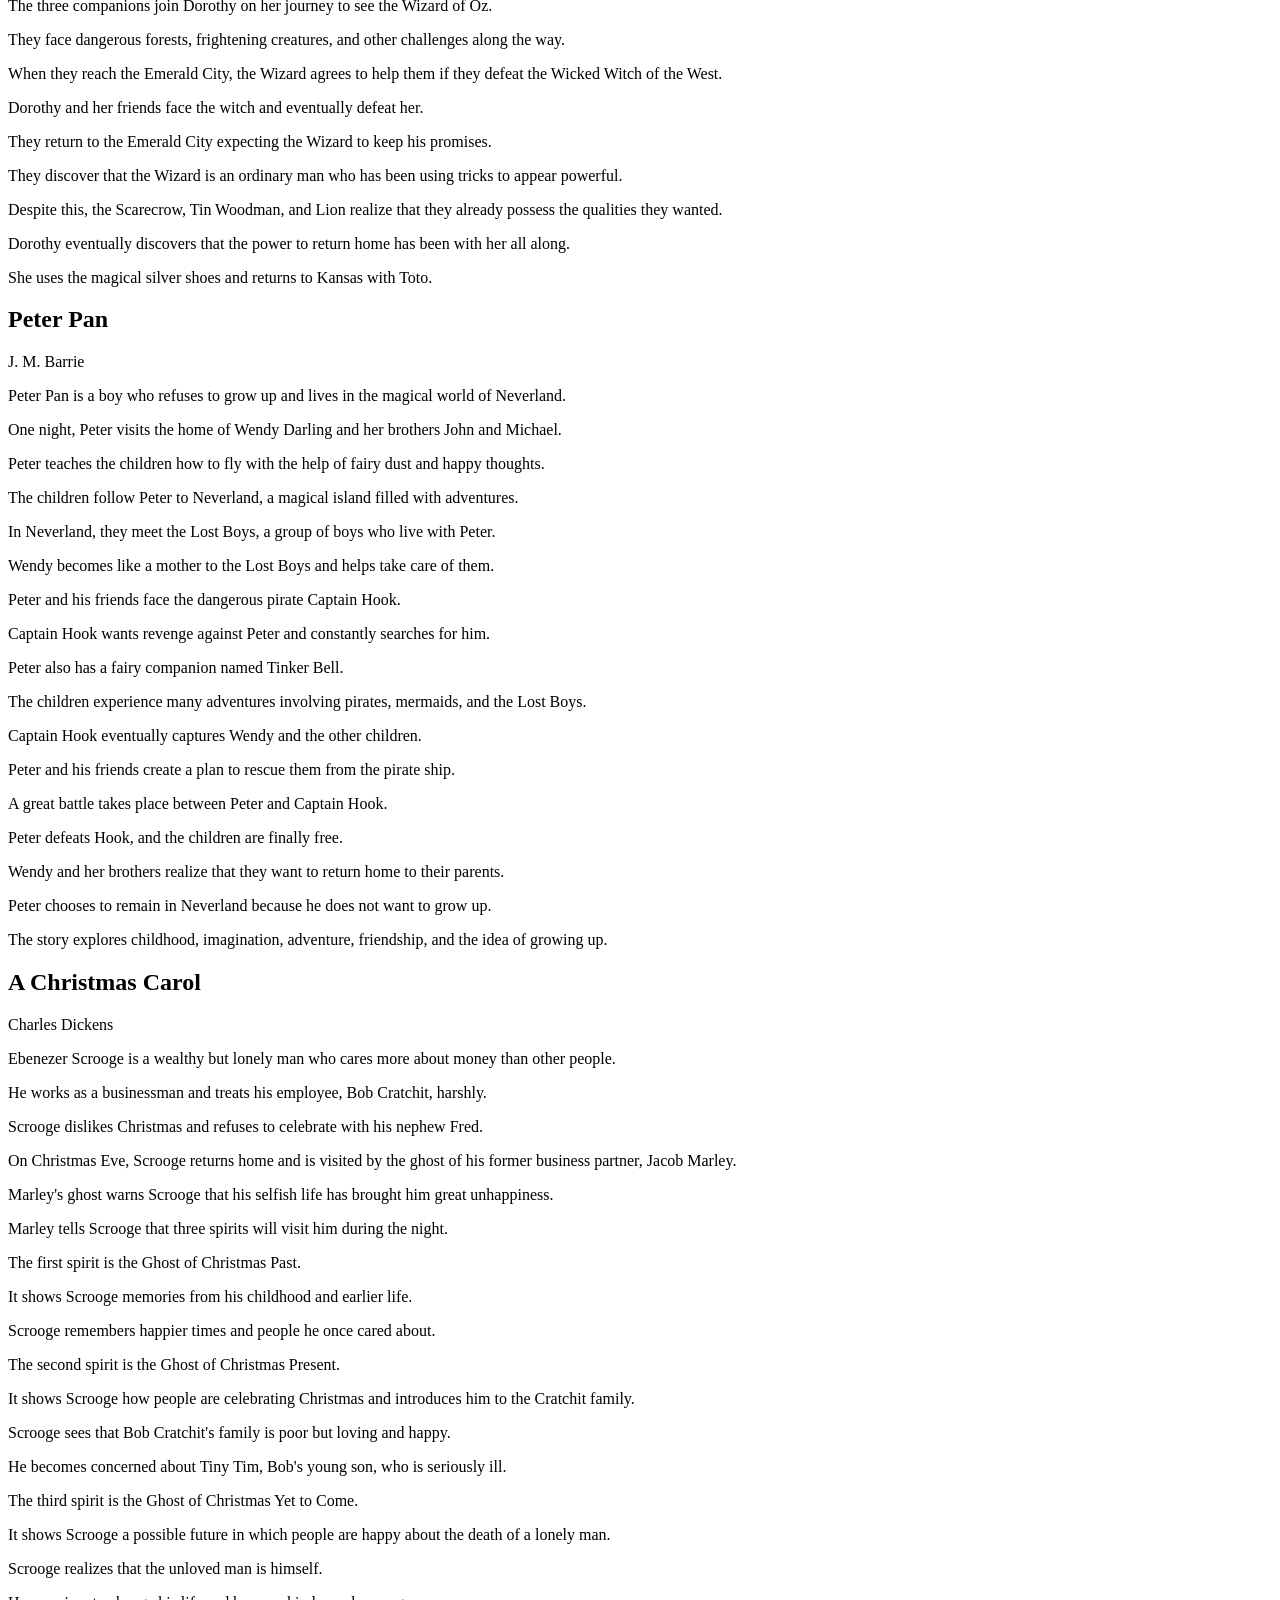
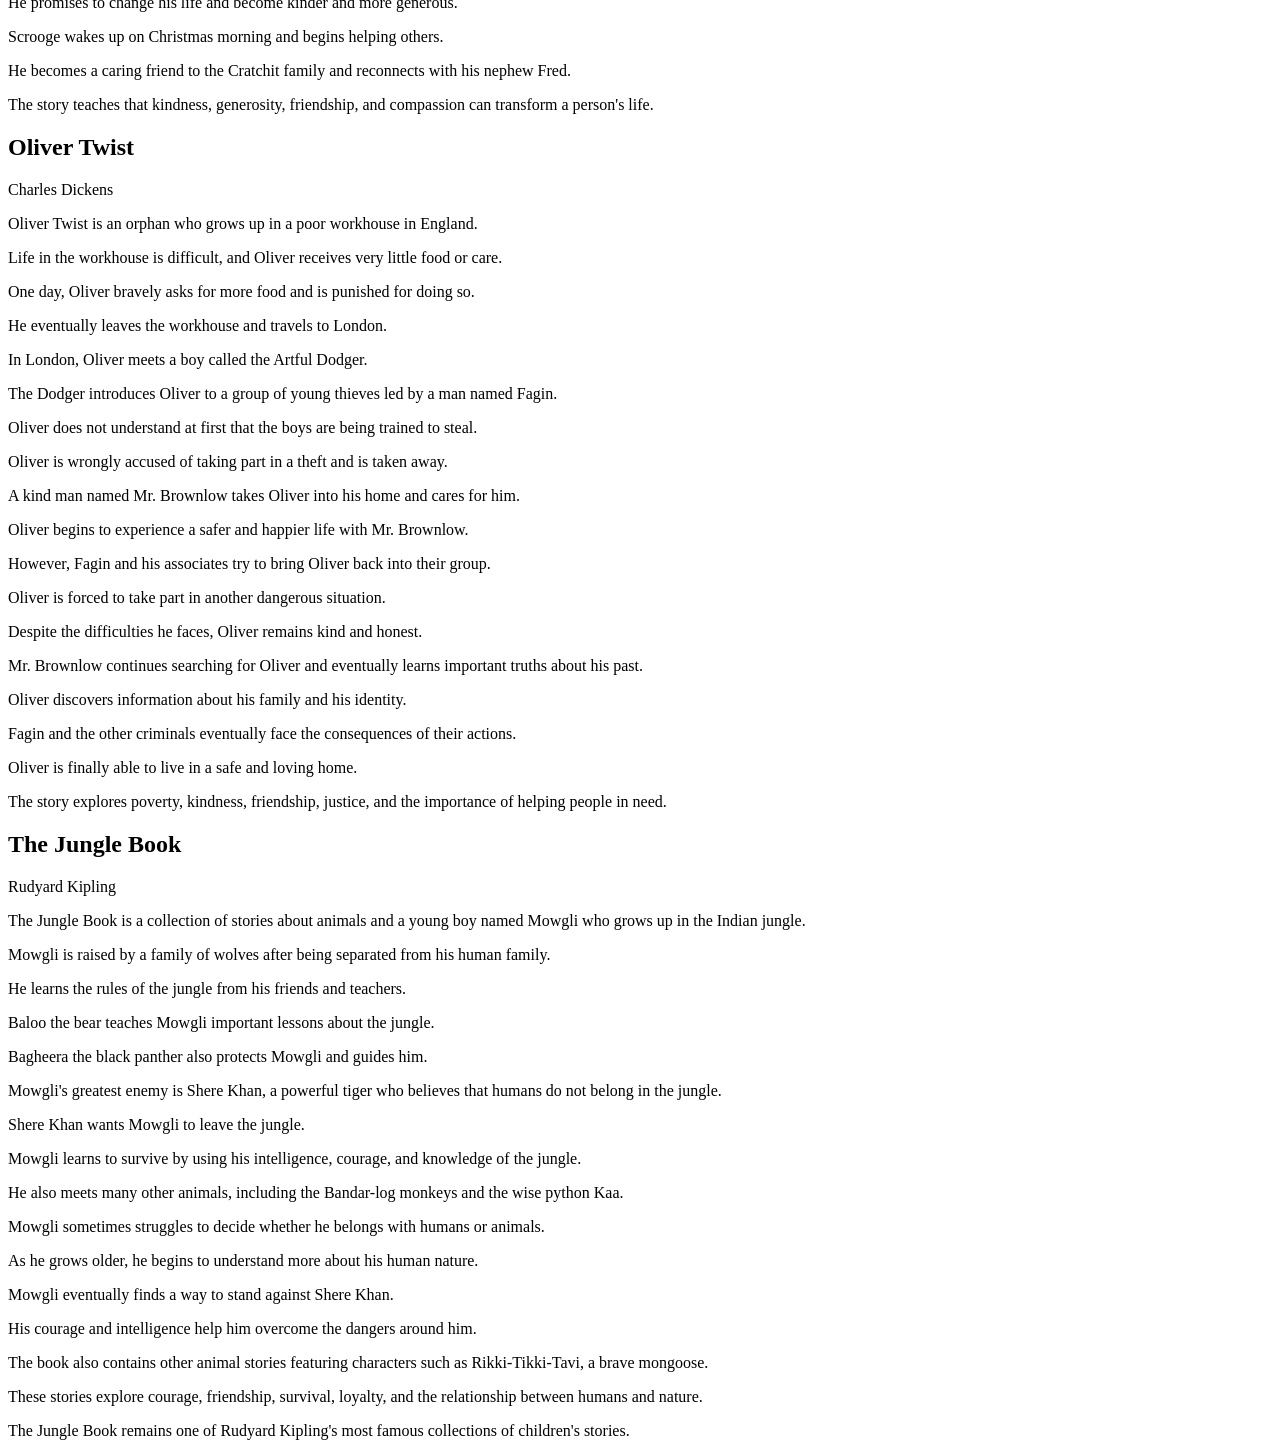
<file: books/classic/books.html>
<!DOCTYPE html>
<html lang="en">

<head>
    <meta charset="UTF-8">
    <meta name="viewport" content="width=device-width, initial-scale=1.0">

    <title><!DOCTYPE html>
<html lang="en">

<head>
    <meta charset="UTF-8">
    <meta name="viewport" content="width=device-width, initial-scale=1.0">

    <title>Detective Books</title>

    <style>
        .back-library {
            display: inline-block;
            margin: 20px;
            padding: 12px 20px;
            border-radius: 12px;
            background: linear-gradient(135deg, #667eea, #764ba2);
            color: white;
            text-decoration: none;
            font-family: Arial, sans-serif;
            font-size: 16px;
            font-weight: bold;
            box-shadow: 0 6px 18px rgba(0, 0, 0, 0.15);
            transition: 0.2s;
        }

        .back-library:hover {
            transform: translateY(-2px);
            box-shadow: 0 9px 24px rgba(0, 0, 0, 0.2);
        }
    </style>
</head>

<body>

<a href="../../index.html" class="back-library">
    ← Back to Library
</a> Books</title>

    <style>
        .back-library {
            display: inline-block;
            margin: 20px;
            padding: 12px 20px;
            border-radius: 12px;
            background: linear-gradient(135deg, #667eea, #764ba2);
            color: white;
            text-decoration: none;
            font-family: Arial, sans-serif;
            font-size: 16px;
            font-weight: bold;
            box-shadow: 0 6px 18px rgba(0, 0, 0, 0.15);
            transition: 0.2s;
        }

        .back-library:hover {
            transform: translateY(-2px);
            box-shadow: 0 9px 24px rgba(0, 0, 0, 0.2);
        }
    </style>
</head>

<body>

<a href="../../index.html" class="back-library">
    ← Back to Library
</a>


<!-- BOOK 1 -->

<section class="summary-card">

    <h2>The Adventures of Tom Sawyer</h2>

    <div class="author">
        Mark Twain
    </div>

    <p>Tom Sawyer is a clever and adventurous boy who lives with his Aunt Polly in the town of St. Petersburg.</p>

    <p>Tom often finds ways to avoid his chores and turn ordinary days into exciting adventures.</p>

    <p>One Saturday, Aunt Polly punishes Tom by making him whitewash a fence.</p>

    <p>Tom cleverly convinces other boys that whitewashing is fun, and they pay him with their treasures so they can do the work.</p>

    <p>Tom enjoys adventures with his friends, including Huckleberry Finn and Joe Harper.</p>

    <p>Tom develops a crush on a girl named Becky Thatcher and tries to impress her.</p>

    <p>Tom and Huck later witness a frightening crime in a graveyard.</p>

    <p>They see Injun Joe blame the crime on another man named Muff Potter.</p>

    <p>Tom is afraid but eventually decides to tell the truth in court.</p>

    <p>His courage helps save Muff Potter from being wrongly punished.</p>

    <p>Tom and Huck also explore a cave and become lost inside it.</p>

    <p>Tom eventually finds a way out and helps Becky escape as well.</p>

    <p>Injun Joe is later found dead inside the cave.</p>

    <p>Tom and Huck discover that Injun Joe had hidden treasure.</p>

    <p>They find the treasure and become wealthy.</p>

    <p>Tom's adventures teach him about friendship, courage, honesty, and responsibility.</p>

</section>


<!-- BOOK 2 -->

<section class="summary-card">

    <h2>Alice's Adventures in Wonderland</h2>

    <div class="author">
        Lewis Carroll
    </div>

    <p>Alice is a curious young girl who is sitting beside her sister when she notices a White Rabbit wearing a coat and carrying a watch.</p>

    <p>Curious about the rabbit, Alice follows it down a rabbit hole.</p>

    <p>She falls into a strange world called Wonderland.</p>

    <p>Alice finds a room filled with doors and discovers a tiny key that opens a small door.</p>

    <p>She drinks from a bottle that makes her smaller and eats a cake that makes her larger.</p>

    <p>As Alice travels through Wonderland, she meets many unusual characters.</p>

    <p>She meets the Cheshire Cat, who gives her confusing advice and can disappear with a smile.</p>

    <p>Alice also meets the Mad Hatter, the March Hare, and the Dormouse at a strange tea party.</p>

    <p>She becomes involved in a game of croquet played with unusual equipment.</p>

    <p>Alice meets the Queen of Hearts, who is famous for constantly ordering people to be punished.</p>

    <p>The strange rules and conversations of Wonderland often confuse Alice.</p>

    <p>Alice gradually becomes more confident and begins standing up to the strange characters around her.</p>

    <p>She eventually finds herself at a trial involving the Knave of Hearts.</p>

    <p>The trial becomes increasingly ridiculous and confusing.</p>

    <p>Alice finally realizes that the events around her are part of a dream.</p>

    <p>She wakes up beside her sister and remembers her extraordinary adventure in Wonderland.</p>

</section>


<!-- BOOK 3 -->

<section class="summary-card">

    <h2>The Secret Garden</h2>

    <div class="author">
        Frances Hodgson Burnett
    </div>

    <p>Mary Lennox is a lonely and spoiled girl who loses her parents and is sent to live with her uncle, Archibald Craven.</p>

    <p>Her uncle lives in a large and mysterious house called Misselthwaite Manor.</p>

    <p>Mary discovers that the house contains many locked rooms and hidden secrets.</p>

    <p>She hears crying in the house but does not know where it is coming from.</p>

    <p>While exploring the grounds, Mary discovers a hidden garden that has been locked for many years.</p>

    <p>Mary becomes determined to find a way into the garden.</p>

    <p>She discovers the door and begins secretly taking care of the neglected garden.</p>

    <p>Mary becomes friends with a cheerful boy named Dickon, who loves animals and nature.</p>

    <p>Dickon helps Mary bring the secret garden back to life.</p>

    <p>Mary eventually discovers that the crying comes from her cousin Colin.</p>

    <p>Colin is a sickly boy who has spent much of his life inside the house.</p>

    <p>Mary and Dickon encourage Colin to spend time outdoors.</p>

    <p>Colin gradually becomes stronger and more confident as he spends time in the garden.</p>

    <p>The children work together to care for the garden and keep it secret.</p>

    <p>Colin eventually learns to walk and surprises his father by showing how much he has changed.</p>

    <p>The secret garden becomes a place of friendship, happiness, growth, and new beginnings.</p>

</section>


<!-- BOOK 4 -->

<section class="summary-card">

    <h2>Little Women</h2>

    <div class="author">
        Louisa May Alcott
    </div>

    <p>Little Women follows the lives of four sisters: Meg, Jo, Beth, and Amy March.</p>

    <p>The sisters live with their mother, Marmee, while their father is away serving as a chaplain during the American Civil War.</p>

    <p>Although the family does not have much money, the sisters remain close and support one another.</p>

    <p>Meg is the eldest sister and dreams of having a comfortable and happy family life.</p>

    <p>Jo is independent, energetic, and passionate about writing.</p>

    <p>Beth is gentle and kind and loves music.</p>

    <p>Amy is artistic and hopes to become a successful artist.</p>

    <p>The sisters face many challenges as they grow up.</p>

    <p>Jo becomes friends with their wealthy neighbor, Theodore Laurence, who is called Laurie.</p>

    <p>The family also experiences difficult moments, including Beth becoming seriously ill.</p>

    <p>The sisters learn to appreciate one another and understand the importance of kindness and sacrifice.</p>

    <p>Meg eventually marries John Brooke and begins her own family.</p>

    <p>Jo continues working on her writing and searches for her own path in life.</p>

    <p>Amy travels to Europe and develops her artistic interests.</p>

    <p>Beth's illness becomes a major turning point for the family.</p>

    <p>Throughout the story, the March sisters grow from children into young women while remaining connected by love and family.</p>

</section>

<!-- BOOK 5 -->

<section class="summary-card">

    <h2>The Wind in the Willows</h2>

    <div class="author">
        Kenneth Grahame
    </div>

    <p>The Wind in the Willows follows the adventures of four friends: Mole, Rat, Badger, and Toad.</p>

    <p>Mole becomes tired of cleaning his underground home and decides to explore the world above.</p>

    <p>He meets Rat, a friendly animal who lives beside the river.</p>

    <p>Mole and Rat quickly become good friends and enjoy spending time together.</p>

    <p>They visit Badger, who lives in a warm and comfortable home in the Wild Wood.</p>

    <p>Toad is wealthy, energetic, and always looking for exciting new hobbies.</p>

    <p>Toad becomes fascinated with motorcars and begins driving them recklessly.</p>

    <p>His dangerous behavior eventually causes serious trouble.</p>

    <p>Toad is arrested and sent to prison.</p>

    <p>With help from his friends, Toad escapes from prison and begins a long journey home.</p>

    <p>When Toad returns, he discovers that his home, Toad Hall, has been taken over by weasels and other creatures.</p>

    <p>Mole, Rat, and Badger help Toad plan a way to take back Toad Hall.</p>

    <p>The friends secretly enter the hall through an underground passage.</p>

    <p>They manage to defeat the intruders and regain control of Toad Hall.</p>

    <p>Toad realizes that his reckless behavior has caused many of his problems.</p>

    <p>The story celebrates friendship, courage, loyalty, home, and learning from one's mistakes.</p>

</section>

<!-- BOOK 6 -->

<section class="summary-card">

    <h2>Black Beauty</h2>

    <div class="author">
        Anna Sewell
    </div>

    <p>Black Beauty is a beautiful black horse who tells the story of his life and the different people he meets.</p>

    <p>He begins his life on a peaceful farm where he is treated kindly by his owners.</p>

    <p>His mother teaches him to be gentle, obedient, and hardworking.</p>

    <p>Black Beauty is later sold and begins working for different owners.</p>

    <p>Some of his owners treat him with great kindness, while others treat him poorly.</p>

    <p>During his life, Black Beauty works as a riding horse, carriage horse, and cab horse.</p>

    <p>He makes friends with other horses, including Ginger and Merrylegs.</p>

    <p>Black Beauty learns that horses can suffer when people treat them carelessly or cruelly.</p>

    <p>He also experiences difficult journeys and exhausting work.</p>

    <p>Despite his hardships, Black Beauty remains loyal and hardworking.</p>

    <p>His story shows the importance of treating animals with kindness and respect.</p>

    <p>Eventually, Black Beauty finds a peaceful home where he is cared for properly.</p>

    <p>He spends his later years living comfortably with people who appreciate him.</p>

    <p>The story teaches lessons about kindness, responsibility, friendship, and compassion toward animals.</p>

</section>

<!-- BOOK 7 -->

<section class="summary-card">

    <h2>Heidi</h2>

    <div class="author">
        Johanna Spyri
    </div>

    <p>Heidi is a cheerful young girl who is sent to live with her grandfather in the Swiss Alps.</p>

    <p>Her grandfather lives in a small mountain cabin surrounded by beautiful fields and forests.</p>

    <p>At first, Heidi's grandfather seems quiet and unfriendly, but he soon becomes very fond of her.</p>

    <p>Heidi loves exploring the mountains and enjoys spending time outdoors.</p>

    <p>She becomes friends with a shepherd boy named Peter.</p>

    <p>Heidi also becomes close to Peter's grandmother and enjoys visiting her.</p>

    <p>Later, Heidi is taken to the city to become a companion for a wealthy girl named Clara.</p>

    <p>Clara is unable to walk and spends most of her time inside her home.</p>

    <p>Heidi and Clara become good friends, but Heidi misses the mountains terribly.</p>

    <p>Eventually, Heidi becomes unhappy and is allowed to return to her grandfather.</p>

    <p>Clara later visits Heidi in the mountains.</p>

    <p>The fresh mountain air and active life make Clara stronger and happier.</p>

    <p>With encouragement from Heidi and the people around her, Clara makes great progress.</p>

    <p>She eventually manages to stand and walk again.</p>

    <p>Heidi's kindness and cheerful nature bring happiness to many people around her.</p>

    <p>The story celebrates friendship, family, nature, kindness, and the joy of a simple life.</p>

</section>

<!-- BOOK 8 -->

<section class="summary-card">

    <h2>The Wonderful Wizard of Oz</h2>

    <div class="author">
        L. Frank Baum
    </div>

    <p>Dorothy is a young girl who lives on a farm in Kansas with her aunt, uncle, and little dog Toto.</p>

    <p>One day, a powerful cyclone carries Dorothy's house far away from Kansas.</p>

    <p>When the house lands, Dorothy discovers that she has arrived in the magical land of Oz.</p>

    <p>She meets the Good Witch of the North and learns that her house has landed on the Wicked Witch of the East.</p>

    <p>Dorothy wants to return home, so she is told to follow the Yellow Brick Road to the Emerald City.</p>

    <p>Along the way, Dorothy meets a Scarecrow who wishes he had a brain.</p>

    <p>She also meets a Tin Woodman who wishes he had a heart.</p>

    <p>Later, they meet a Cowardly Lion who wishes he had courage.</p>

    <p>The three companions join Dorothy on her journey to see the Wizard of Oz.</p>

    <p>They face dangerous forests, frightening creatures, and other challenges along the way.</p>

    <p>When they reach the Emerald City, the Wizard agrees to help them if they defeat the Wicked Witch of the West.</p>

    <p>Dorothy and her friends face the witch and eventually defeat her.</p>

    <p>They return to the Emerald City expecting the Wizard to keep his promises.</p>

    <p>They discover that the Wizard is an ordinary man who has been using tricks to appear powerful.</p>

    <p>Despite this, the Scarecrow, Tin Woodman, and Lion realize that they already possess the qualities they wanted.</p>

    <p>Dorothy eventually discovers that the power to return home has been with her all along.</p>

    <p>She uses the magical silver shoes and returns to Kansas with Toto.</p>

</section>

<!-- BOOK 9 -->

<section class="summary-card">

    <h2>Peter Pan</h2>

    <div class="author">
        J. M. Barrie
    </div>

    <p>Peter Pan is a boy who refuses to grow up and lives in the magical world of Neverland.</p>

    <p>One night, Peter visits the home of Wendy Darling and her brothers John and Michael.</p>

    <p>Peter teaches the children how to fly with the help of fairy dust and happy thoughts.</p>

    <p>The children follow Peter to Neverland, a magical island filled with adventures.</p>

    <p>In Neverland, they meet the Lost Boys, a group of boys who live with Peter.</p>

    <p>Wendy becomes like a mother to the Lost Boys and helps take care of them.</p>

    <p>Peter and his friends face the dangerous pirate Captain Hook.</p>

    <p>Captain Hook wants revenge against Peter and constantly searches for him.</p>

    <p>Peter also has a fairy companion named Tinker Bell.</p>

    <p>The children experience many adventures involving pirates, mermaids, and the Lost Boys.</p>

    <p>Captain Hook eventually captures Wendy and the other children.</p>

    <p>Peter and his friends create a plan to rescue them from the pirate ship.</p>

    <p>A great battle takes place between Peter and Captain Hook.</p>

    <p>Peter defeats Hook, and the children are finally free.</p>

    <p>Wendy and her brothers realize that they want to return home to their parents.</p>

    <p>Peter chooses to remain in Neverland because he does not want to grow up.</p>

    <p>The story explores childhood, imagination, adventure, friendship, and the idea of growing up.</p>

</section>

<!-- BOOK 10 -->

<section class="summary-card">

    <h2>A Christmas Carol</h2>

    <div class="author">
        Charles Dickens
    </div>

    <p>Ebenezer Scrooge is a wealthy but lonely man who cares more about money than other people.</p>

    <p>He works as a businessman and treats his employee, Bob Cratchit, harshly.</p>

    <p>Scrooge dislikes Christmas and refuses to celebrate with his nephew Fred.</p>

    <p>On Christmas Eve, Scrooge returns home and is visited by the ghost of his former business partner, Jacob Marley.</p>

    <p>Marley's ghost warns Scrooge that his selfish life has brought him great unhappiness.</p>

    <p>Marley tells Scrooge that three spirits will visit him during the night.</p>

    <p>The first spirit is the Ghost of Christmas Past.</p>

    <p>It shows Scrooge memories from his childhood and earlier life.</p>

    <p>Scrooge remembers happier times and people he once cared about.</p>

    <p>The second spirit is the Ghost of Christmas Present.</p>

    <p>It shows Scrooge how people are celebrating Christmas and introduces him to the Cratchit family.</p>

    <p>Scrooge sees that Bob Cratchit's family is poor but loving and happy.</p>

    <p>He becomes concerned about Tiny Tim, Bob's young son, who is seriously ill.</p>

    <p>The third spirit is the Ghost of Christmas Yet to Come.</p>

    <p>It shows Scrooge a possible future in which people are happy about the death of a lonely man.</p>

    <p>Scrooge realizes that the unloved man is himself.</p>

    <p>He promises to change his life and become kinder and more generous.</p>

    <p>Scrooge wakes up on Christmas morning and begins helping others.</p>

    <p>He becomes a caring friend to the Cratchit family and reconnects with his nephew Fred.</p>

    <p>The story teaches that kindness, generosity, friendship, and compassion can transform a person's life.</p>

</section>

<!-- BOOK 11 -->

<section class="summary-card">

    <h2>Oliver Twist</h2>

    <div class="author">
        Charles Dickens
    </div>

    <p>Oliver Twist is an orphan who grows up in a poor workhouse in England.</p>

    <p>Life in the workhouse is difficult, and Oliver receives very little food or care.</p>

    <p>One day, Oliver bravely asks for more food and is punished for doing so.</p>

    <p>He eventually leaves the workhouse and travels to London.</p>

    <p>In London, Oliver meets a boy called the Artful Dodger.</p>

    <p>The Dodger introduces Oliver to a group of young thieves led by a man named Fagin.</p>

    <p>Oliver does not understand at first that the boys are being trained to steal.</p>

    <p>Oliver is wrongly accused of taking part in a theft and is taken away.</p>

    <p>A kind man named Mr. Brownlow takes Oliver into his home and cares for him.</p>

    <p>Oliver begins to experience a safer and happier life with Mr. Brownlow.</p>

    <p>However, Fagin and his associates try to bring Oliver back into their group.</p>

    <p>Oliver is forced to take part in another dangerous situation.</p>

    <p>Despite the difficulties he faces, Oliver remains kind and honest.</p>

    <p>Mr. Brownlow continues searching for Oliver and eventually learns important truths about his past.</p>

    <p>Oliver discovers information about his family and his identity.</p>

    <p>Fagin and the other criminals eventually face the consequences of their actions.</p>

    <p>Oliver is finally able to live in a safe and loving home.</p>

    <p>The story explores poverty, kindness, friendship, justice, and the importance of helping people in need.</p>

</section>

<!-- BOOK 12 -->

<section class="summary-card">

    <h2>The Jungle Book</h2>

    <div class="author">
        Rudyard Kipling
    </div>

    <p>The Jungle Book is a collection of stories about animals and a young boy named Mowgli who grows up in the Indian jungle.</p>

    <p>Mowgli is raised by a family of wolves after being separated from his human family.</p>

    <p>He learns the rules of the jungle from his friends and teachers.</p>

    <p>Baloo the bear teaches Mowgli important lessons about the jungle.</p>

    <p>Bagheera the black panther also protects Mowgli and guides him.</p>

    <p>Mowgli's greatest enemy is Shere Khan, a powerful tiger who believes that humans do not belong in the jungle.</p>

    <p>Shere Khan wants Mowgli to leave the jungle.</p>

    <p>Mowgli learns to survive by using his intelligence, courage, and knowledge of the jungle.</p>

    <p>He also meets many other animals, including the Bandar-log monkeys and the wise python Kaa.</p>

    <p>Mowgli sometimes struggles to decide whether he belongs with humans or animals.</p>

    <p>As he grows older, he begins to understand more about his human nature.</p>

    <p>Mowgli eventually finds a way to stand against Shere Khan.</p>

    <p>His courage and intelligence help him overcome the dangers around him.</p>

    <p>The book also contains other animal stories featuring characters such as Rikki-Tikki-Tavi, a brave mongoose.</p>

    <p>These stories explore courage, friendship, survival, loyalty, and the relationship between humans and nature.</p>

    <p>The Jungle Book remains one of Rudyard Kipling's most famous collections of children's stories.</p>

</section>

    
<script src="../../script.js"></script>    
</body>
</html>
</file>
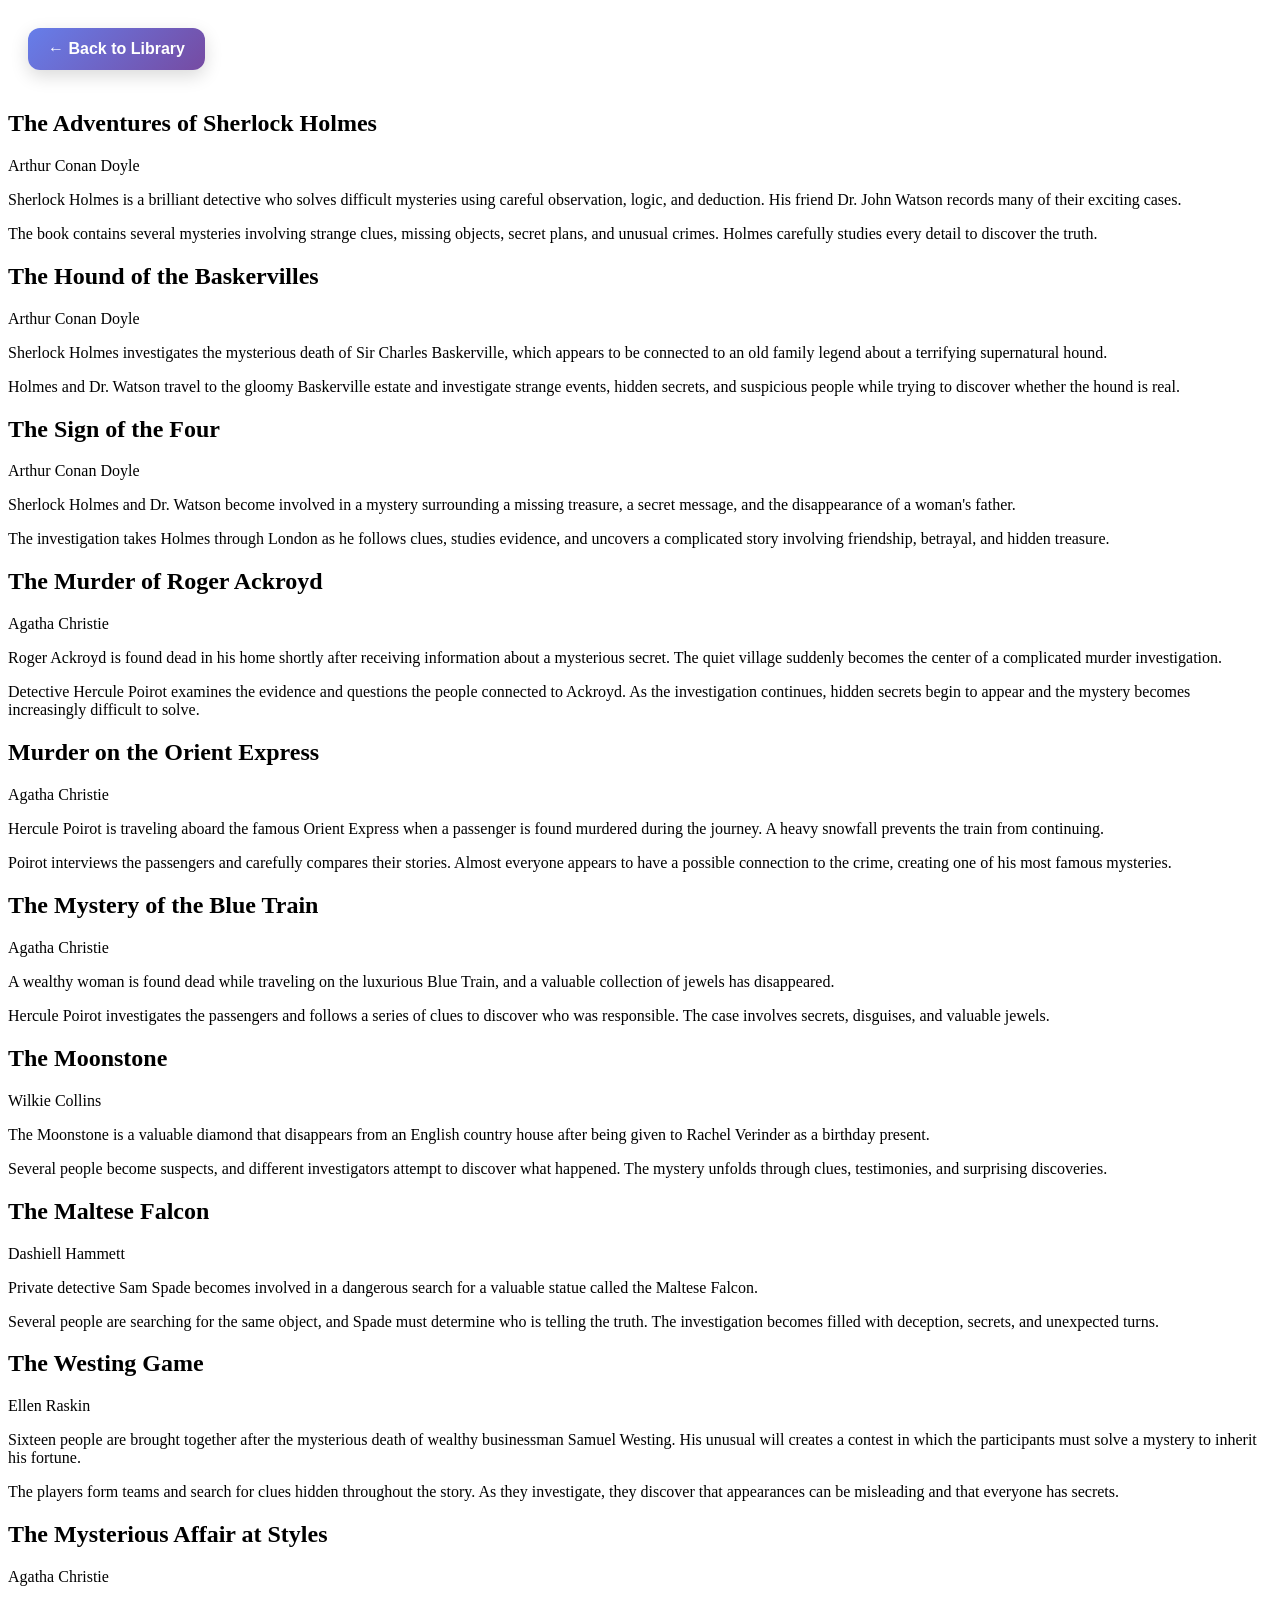
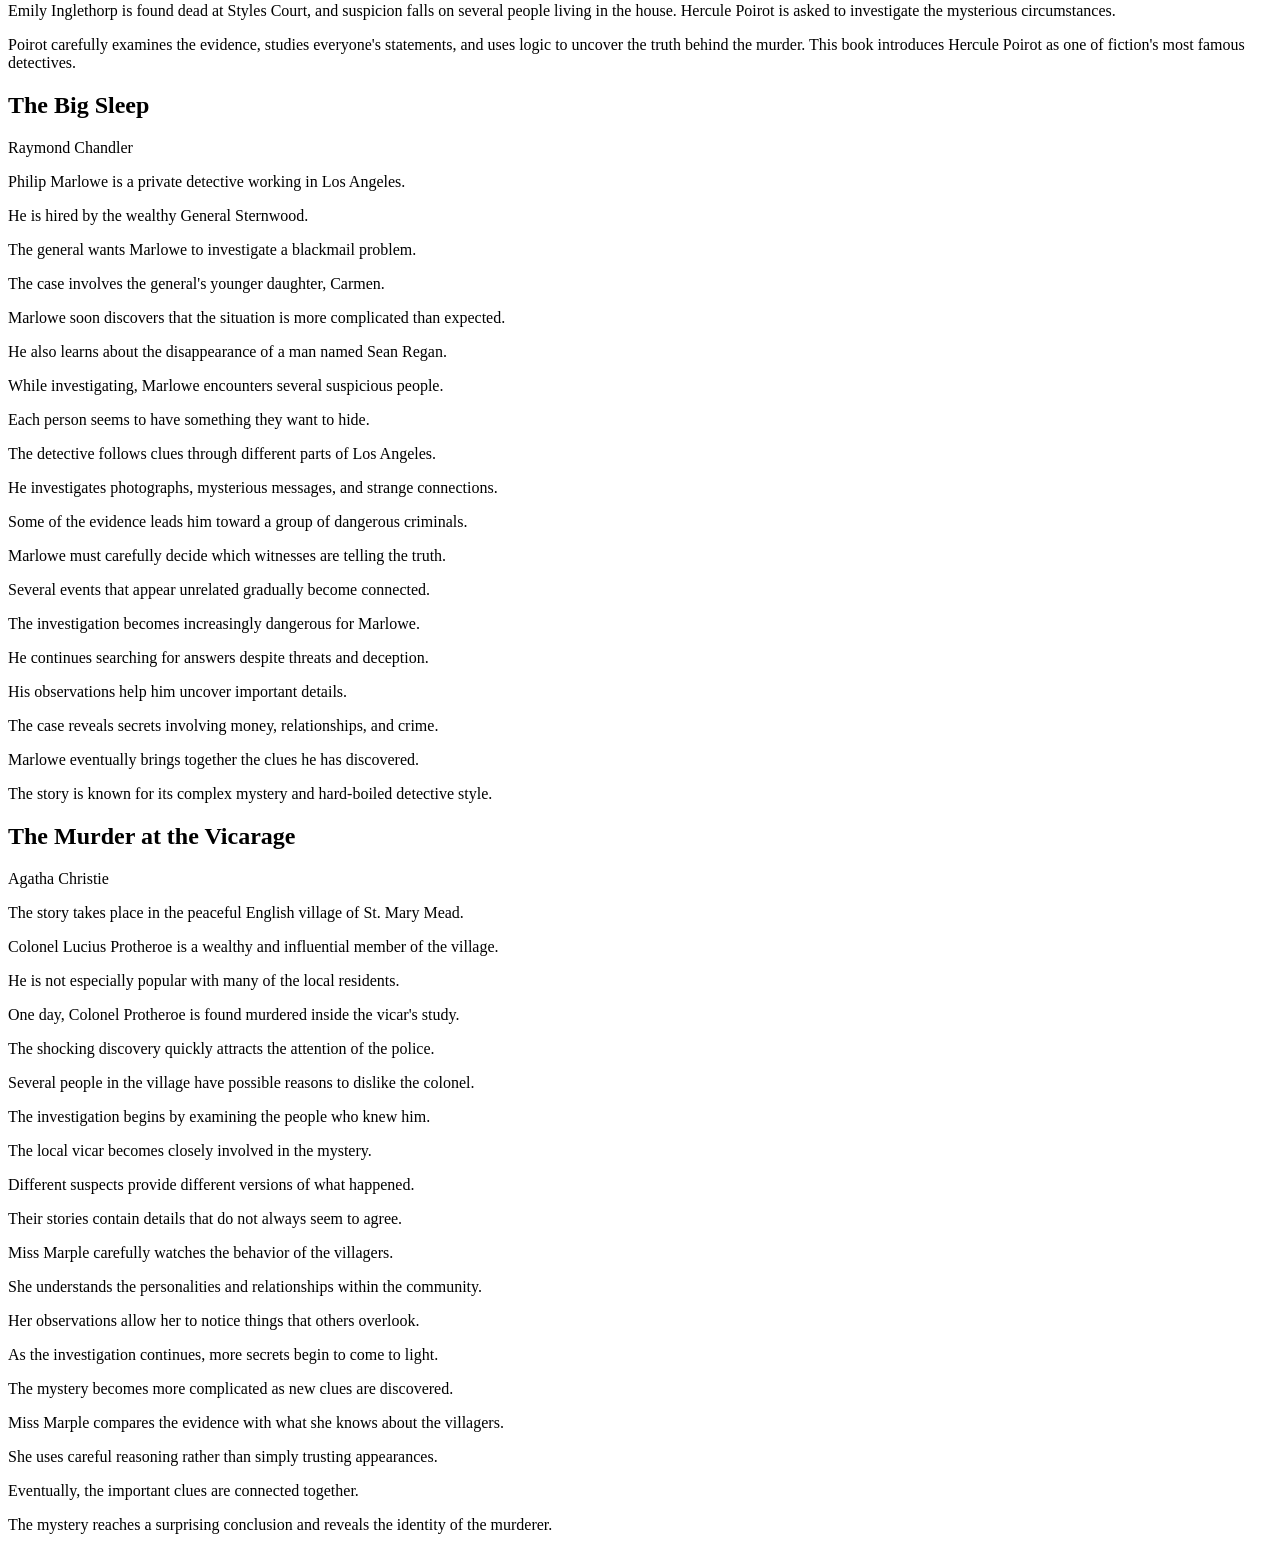
<file: books/detective/books.html>
<!DOCTYPE html>
<html lang="en">

<head>
    <meta charset="UTF-8">
    <meta name="viewport" content="width=device-width, initial-scale=1.0">

    <title>Detective Books</title>

    <style>
        .back-library {
            display: inline-block;
            margin: 20px;
            padding: 12px 20px;
            border-radius: 12px;
            background: linear-gradient(135deg, #667eea, #764ba2);
            color: white;
            text-decoration: none;
            font-family: Arial, sans-serif;
            font-size: 16px;
            font-weight: bold;
            box-shadow: 0 6px 18px rgba(0, 0, 0, 0.15);
            transition: 0.2s;
        }

        .back-library:hover {
            transform: translateY(-2px);
            box-shadow: 0 9px 24px rgba(0, 0, 0, 0.2);
        }
    </style>
</head>

<body>

<a href="../../index.html" class="back-library">
    ← Back to Library
</a>

<!-- BOOK 1 -->

<section class="summary-card">

    <h2>The Adventures of Sherlock Holmes</h2>

    <div class="author">
        Arthur Conan Doyle
    </div>

    <p>Sherlock Holmes is a brilliant detective who solves difficult mysteries using careful observation, logic, and deduction. His friend Dr. John Watson records many of their exciting cases.</p>

    <p>The book contains several mysteries involving strange clues, missing objects, secret plans, and unusual crimes. Holmes carefully studies every detail to discover the truth.</p>

</section>


<!-- BOOK 2 -->

<section class="summary-card">

    <h2>The Hound of the Baskervilles</h2>

    <div class="author">
        Arthur Conan Doyle
    </div>

    <p>Sherlock Holmes investigates the mysterious death of Sir Charles Baskerville, which appears to be connected to an old family legend about a terrifying supernatural hound.</p>

    <p>Holmes and Dr. Watson travel to the gloomy Baskerville estate and investigate strange events, hidden secrets, and suspicious people while trying to discover whether the hound is real.</p>

</section>


<!-- BOOK 3 -->

<section class="summary-card">

    <h2>The Sign of the Four</h2>

    <div class="author">
        Arthur Conan Doyle
    </div>

    <p>Sherlock Holmes and Dr. Watson become involved in a mystery surrounding a missing treasure, a secret message, and the disappearance of a woman's father.</p>

    <p>The investigation takes Holmes through London as he follows clues, studies evidence, and uncovers a complicated story involving friendship, betrayal, and hidden treasure.</p>

</section>


<!-- BOOK 4 -->

<section class="summary-card">

    <h2>The Murder of Roger Ackroyd</h2>

    <div class="author">
        Agatha Christie
    </div>

    <p>Roger Ackroyd is found dead in his home shortly after receiving information about a mysterious secret. The quiet village suddenly becomes the center of a complicated murder investigation.</p>

    <p>Detective Hercule Poirot examines the evidence and questions the people connected to Ackroyd. As the investigation continues, hidden secrets begin to appear and the mystery becomes increasingly difficult to solve.</p>

</section>


<!-- BOOK 5 -->

<section class="summary-card">

    <h2>Murder on the Orient Express</h2>

    <div class="author">
        Agatha Christie
    </div>

    <p>Hercule Poirot is traveling aboard the famous Orient Express when a passenger is found murdered during the journey. A heavy snowfall prevents the train from continuing.</p>

    <p>Poirot interviews the passengers and carefully compares their stories. Almost everyone appears to have a possible connection to the crime, creating one of his most famous mysteries.</p>

</section>


<!-- BOOK 6 -->

<section class="summary-card">

    <h2>The Mystery of the Blue Train</h2>

    <div class="author">
        Agatha Christie
    </div>

    <p>A wealthy woman is found dead while traveling on the luxurious Blue Train, and a valuable collection of jewels has disappeared.</p>

    <p>Hercule Poirot investigates the passengers and follows a series of clues to discover who was responsible. The case involves secrets, disguises, and valuable jewels.</p>

</section>


<!-- BOOK 7 -->

<section class="summary-card">

    <h2>The Moonstone</h2>

    <div class="author">
        Wilkie Collins
    </div>

    <p>The Moonstone is a valuable diamond that disappears from an English country house after being given to Rachel Verinder as a birthday present.</p>

    <p>Several people become suspects, and different investigators attempt to discover what happened. The mystery unfolds through clues, testimonies, and surprising discoveries.</p>

</section>


<!-- BOOK 8 -->

<section class="summary-card">

    <h2>The Maltese Falcon</h2>

    <div class="author">
        Dashiell Hammett
    </div>

    <p>Private detective Sam Spade becomes involved in a dangerous search for a valuable statue called the Maltese Falcon.</p>

    <p>Several people are searching for the same object, and Spade must determine who is telling the truth. The investigation becomes filled with deception, secrets, and unexpected turns.</p>

</section>


<!-- BOOK 9 -->

<section class="summary-card">

    <h2>The Westing Game</h2>

    <div class="author">
        Ellen Raskin
    </div>

    <p>Sixteen people are brought together after the mysterious death of wealthy businessman Samuel Westing. His unusual will creates a contest in which the participants must solve a mystery to inherit his fortune.</p>

    <p>The players form teams and search for clues hidden throughout the story. As they investigate, they discover that appearances can be misleading and that everyone has secrets.</p>

</section>


<!-- BOOK 10 -->

<section class="summary-card">

    <h2>The Mysterious Affair at Styles</h2>

    <div class="author">
        Agatha Christie
    </div>

    <p>Emily Inglethorp is found dead at Styles Court, and suspicion falls on several people living in the house. Hercule Poirot is asked to investigate the mysterious circumstances.</p>

    <p>Poirot carefully examines the evidence, studies everyone's statements, and uses logic to uncover the truth behind the murder. This book introduces Hercule Poirot as one of fiction's most famous detectives.</p>

</section>

  <!-- BOOK 11 -->

<section class="summary-card">

    <h2>The Big Sleep</h2>

    <div class="author">
        Raymond Chandler
    </div>

    <p>Philip Marlowe is a private detective working in Los Angeles.</p>

    <p>He is hired by the wealthy General Sternwood.</p>

    <p>The general wants Marlowe to investigate a blackmail problem.</p>

    <p>The case involves the general's younger daughter, Carmen.</p>

    <p>Marlowe soon discovers that the situation is more complicated than expected.</p>

    <p>He also learns about the disappearance of a man named Sean Regan.</p>

    <p>While investigating, Marlowe encounters several suspicious people.</p>

    <p>Each person seems to have something they want to hide.</p>

    <p>The detective follows clues through different parts of Los Angeles.</p>

    <p>He investigates photographs, mysterious messages, and strange connections.</p>

    <p>Some of the evidence leads him toward a group of dangerous criminals.</p>

    <p>Marlowe must carefully decide which witnesses are telling the truth.</p>

    <p>Several events that appear unrelated gradually become connected.</p>

    <p>The investigation becomes increasingly dangerous for Marlowe.</p>

    <p>He continues searching for answers despite threats and deception.</p>

    <p>His observations help him uncover important details.</p>

    <p>The case reveals secrets involving money, relationships, and crime.</p>

    <p>Marlowe eventually brings together the clues he has discovered.</p>

    <p>The story is known for its complex mystery and hard-boiled detective style.</p>

</section>


<!-- BOOK 12 -->

<section class="summary-card">

    <h2>The Murder at the Vicarage</h2>

    <div class="author">
        Agatha Christie
    </div>

    <p>The story takes place in the peaceful English village of St. Mary Mead.</p>

    <p>Colonel Lucius Protheroe is a wealthy and influential member of the village.</p>

    <p>He is not especially popular with many of the local residents.</p>

    <p>One day, Colonel Protheroe is found murdered inside the vicar's study.</p>

    <p>The shocking discovery quickly attracts the attention of the police.</p>

    <p>Several people in the village have possible reasons to dislike the colonel.</p>

    <p>The investigation begins by examining the people who knew him.</p>

    <p>The local vicar becomes closely involved in the mystery.</p>

    <p>Different suspects provide different versions of what happened.</p>

    <p>Their stories contain details that do not always seem to agree.</p>

    <p>Miss Marple carefully watches the behavior of the villagers.</p>

    <p>She understands the personalities and relationships within the community.</p>

    <p>Her observations allow her to notice things that others overlook.</p>

    <p>As the investigation continues, more secrets begin to come to light.</p>

    <p>The mystery becomes more complicated as new clues are discovered.</p>

    <p>Miss Marple compares the evidence with what she knows about the villagers.</p>

    <p>She uses careful reasoning rather than simply trusting appearances.</p>

    <p>Eventually, the important clues are connected together.</p>

    <p>The mystery reaches a surprising conclusion and reveals the identity of the murderer.</p>

</section>

</body>
</html>
</file>
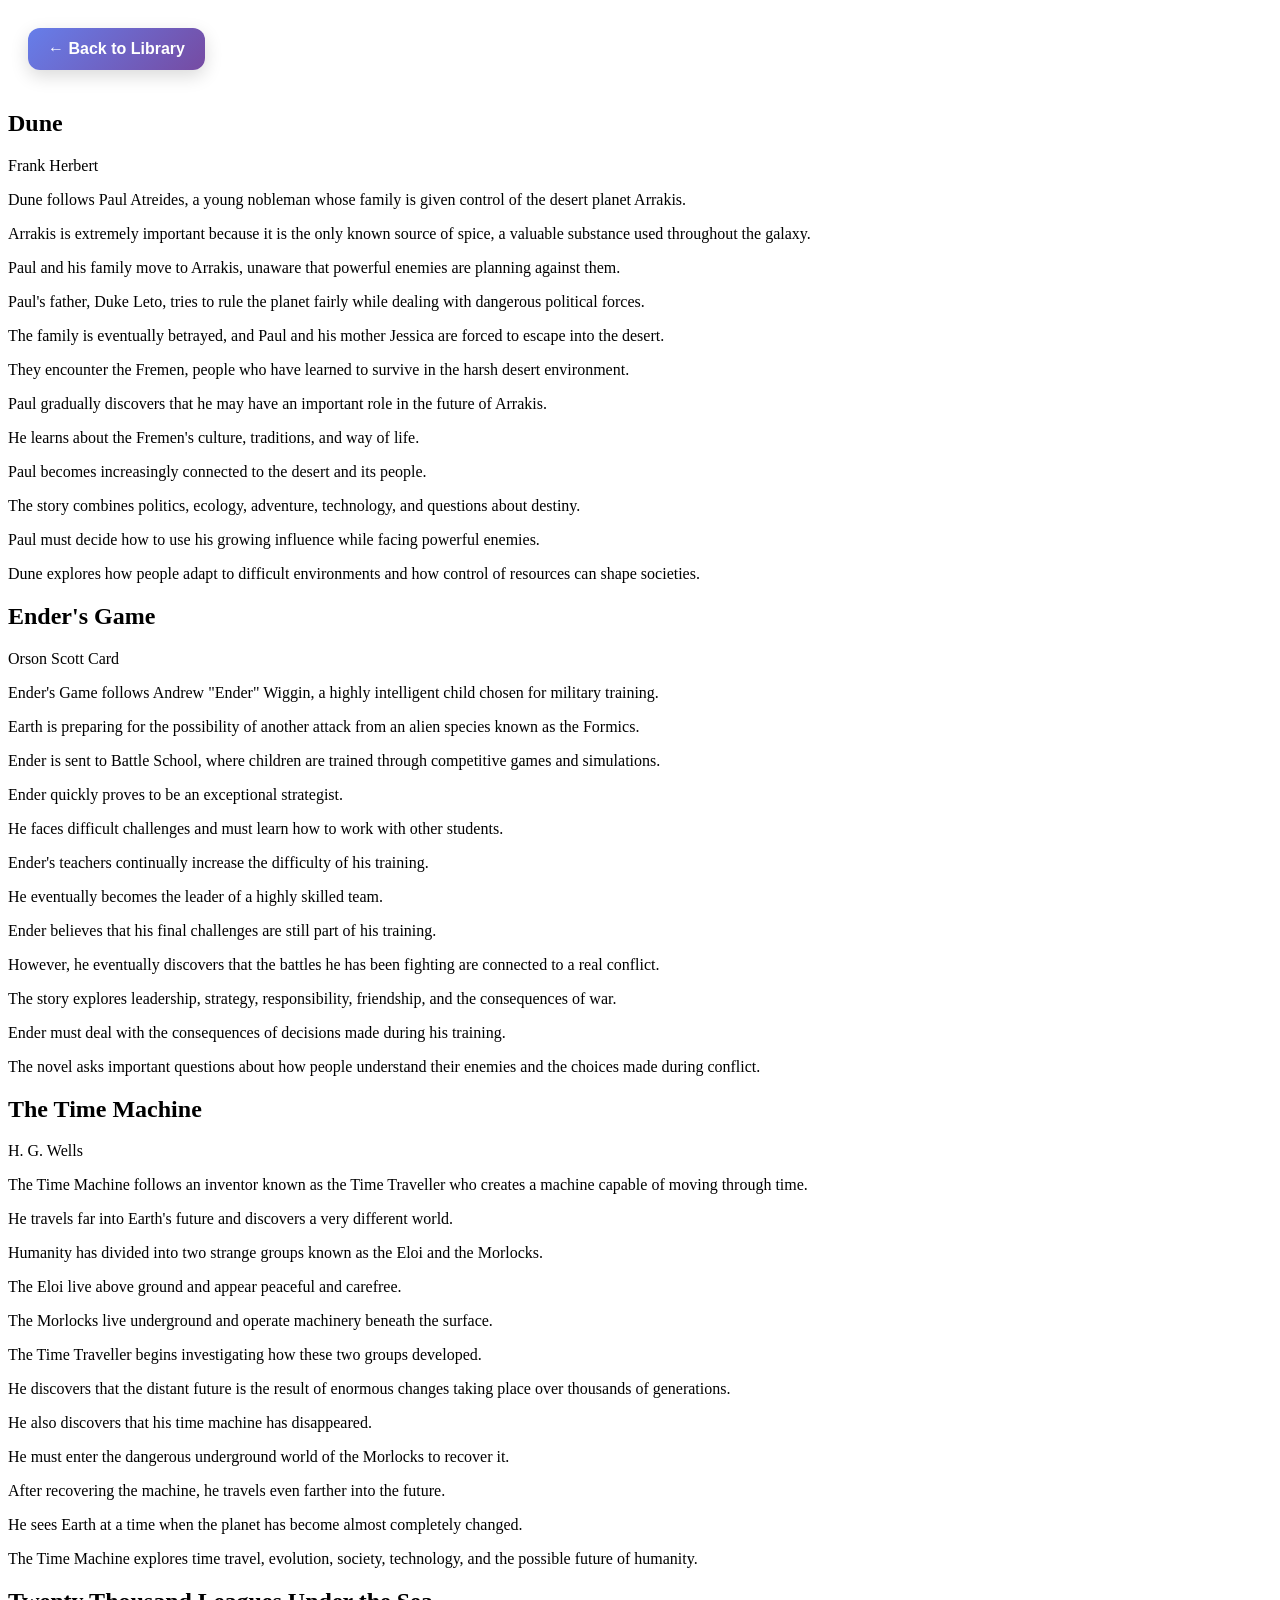
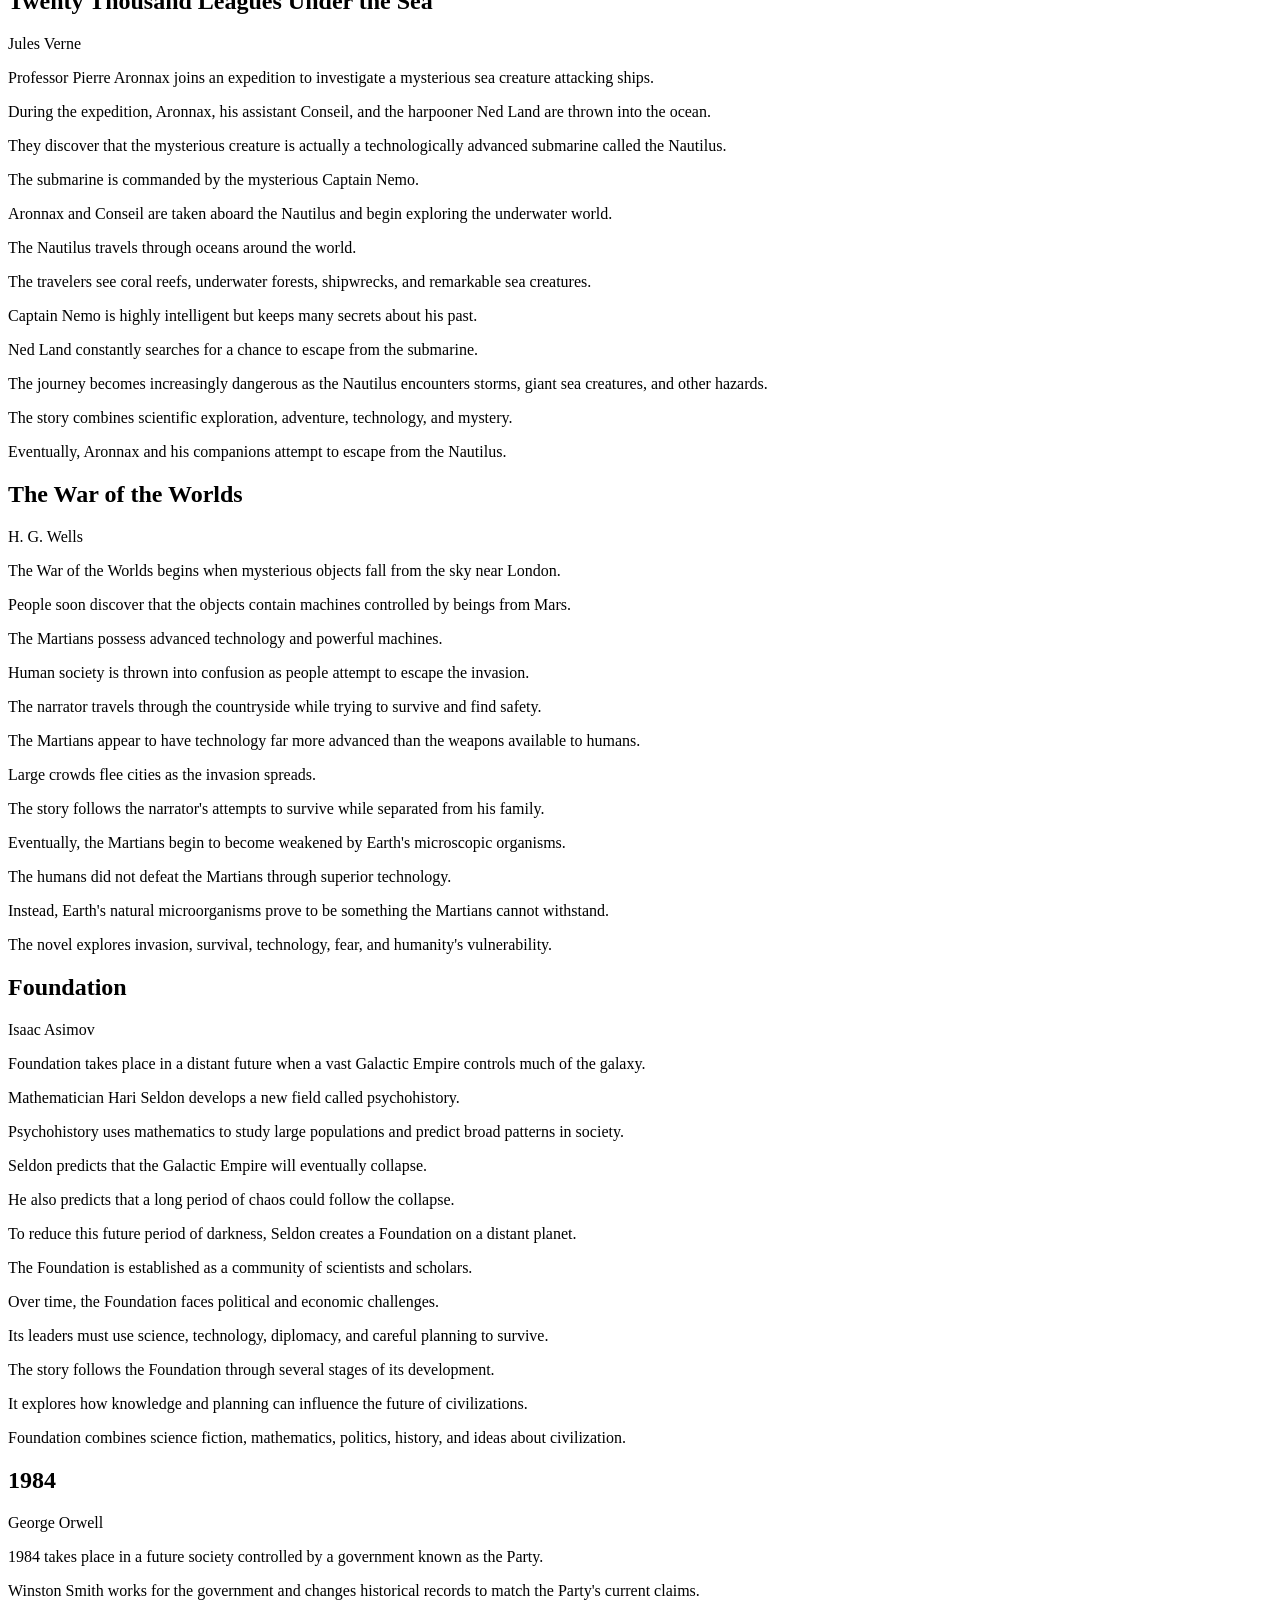
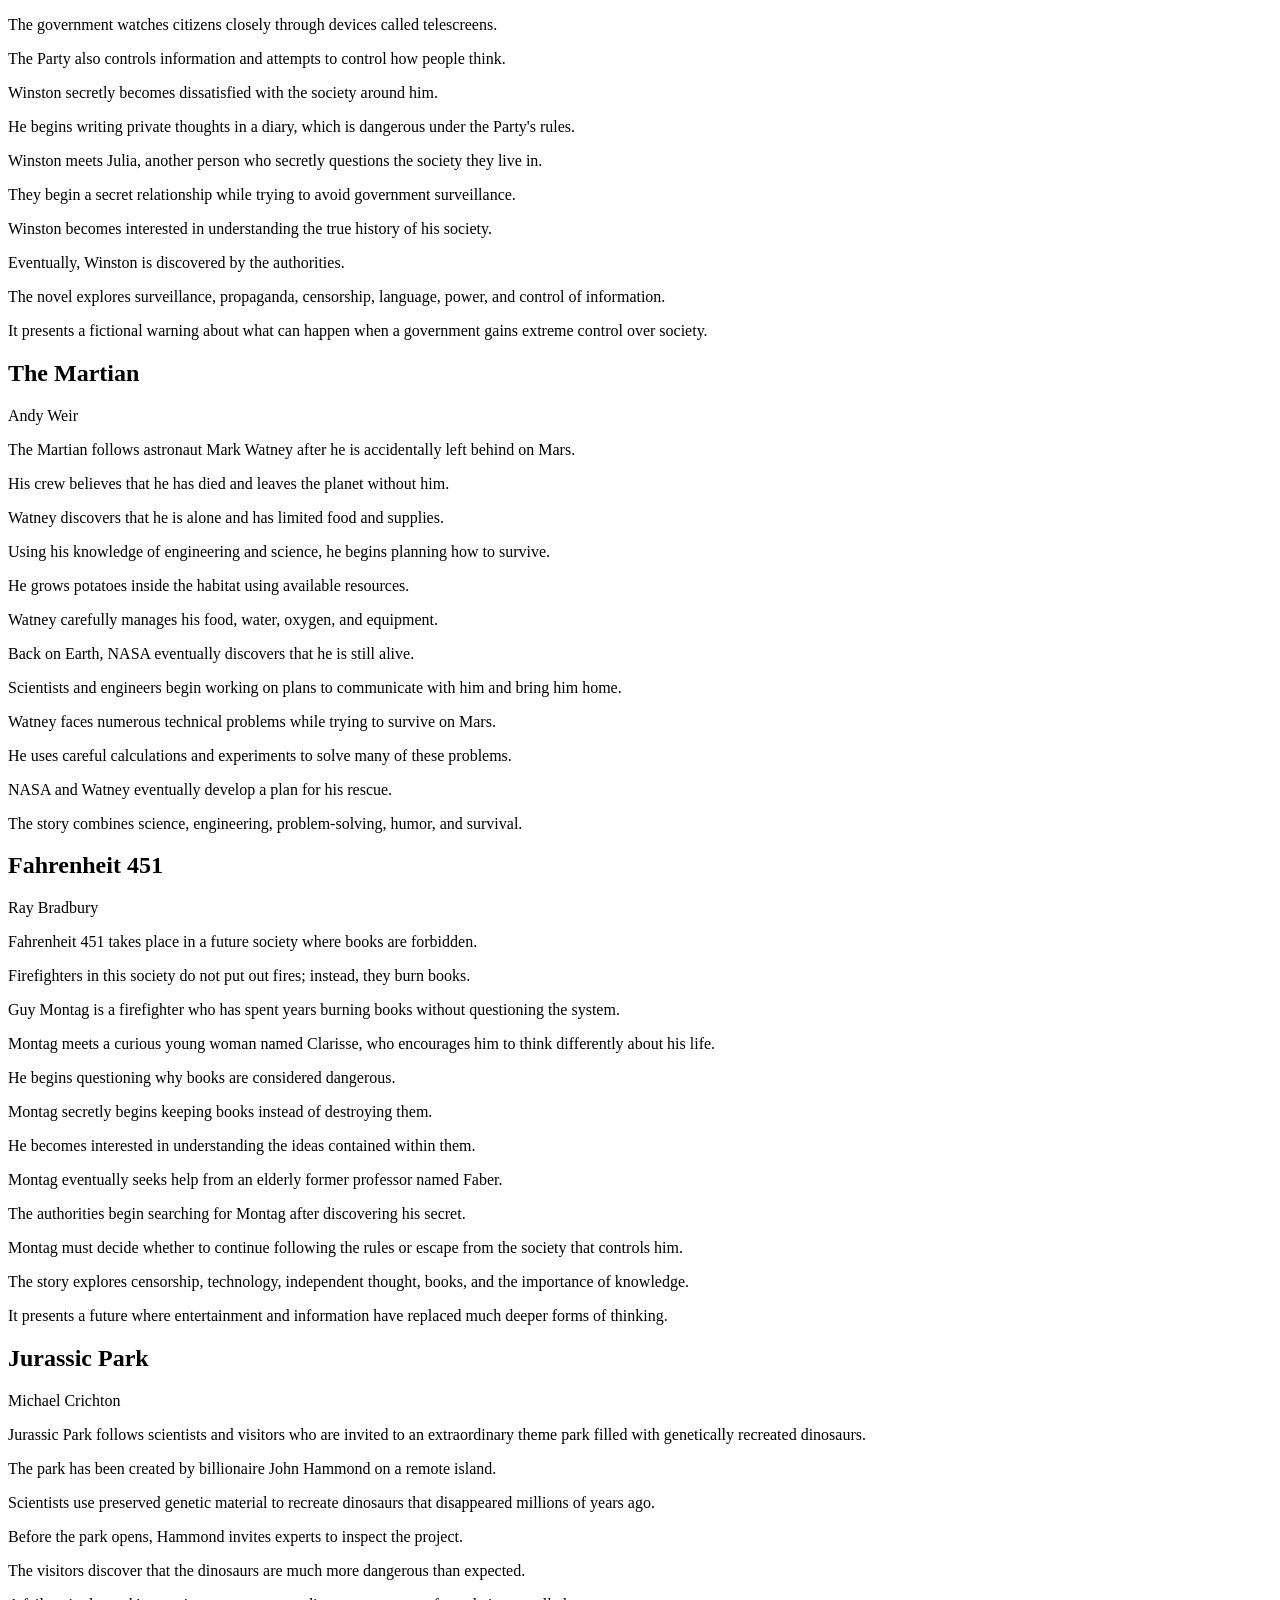
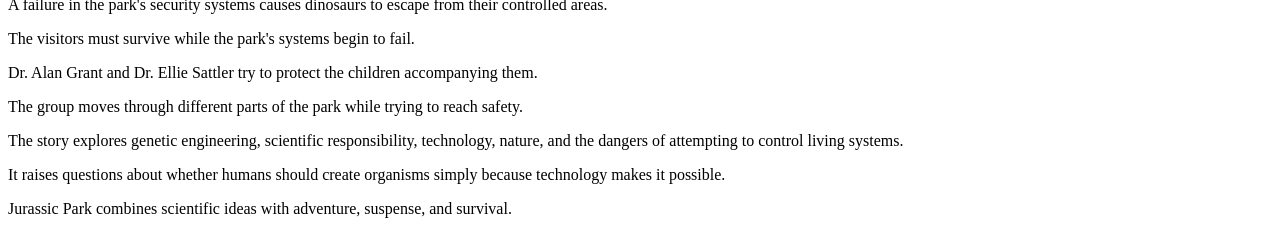
<file: books/sci-fi/books.html>
<!DOCTYPE html>
<html lang="en">

<head>
    <meta charset="UTF-8">
    <meta name="viewport" content="width=device-width, initial-scale=1.0">

    <title>Sci-Fi Books</title>

    <style>
        .back-library {
            display: inline-block;
            margin: 20px;
            padding: 12px 20px;
            border-radius: 12px;
            background: linear-gradient(135deg, #667eea, #764ba2);
            color: white;
            text-decoration: none;
            font-family: Arial, sans-serif;
            font-size: 16px;
            font-weight: bold;
            box-shadow: 0 6px 18px rgba(0, 0, 0, 0.15);
            transition: 0.2s;
        }

        .back-library:hover {
            transform: translateY(-2px);
            box-shadow: 0 9px 24px rgba(0, 0, 0, 0.2);
        }
    </style>
</head>

<body>

<a href="../../index.html" class="back-library">
    ← Back to Library
</a>

<!-- BOOK 1 -->

<section class="summary-card">

    <h2>Dune</h2>

    <div class="author">
        Frank Herbert
    </div>

    <p>Dune follows Paul Atreides, a young nobleman whose family is given control of the desert planet Arrakis.</p>

    <p>Arrakis is extremely important because it is the only known source of spice, a valuable substance used throughout the galaxy.</p>

    <p>Paul and his family move to Arrakis, unaware that powerful enemies are planning against them.</p>

    <p>Paul's father, Duke Leto, tries to rule the planet fairly while dealing with dangerous political forces.</p>

    <p>The family is eventually betrayed, and Paul and his mother Jessica are forced to escape into the desert.</p>

    <p>They encounter the Fremen, people who have learned to survive in the harsh desert environment.</p>

    <p>Paul gradually discovers that he may have an important role in the future of Arrakis.</p>

    <p>He learns about the Fremen's culture, traditions, and way of life.</p>

    <p>Paul becomes increasingly connected to the desert and its people.</p>

    <p>The story combines politics, ecology, adventure, technology, and questions about destiny.</p>

    <p>Paul must decide how to use his growing influence while facing powerful enemies.</p>

    <p>Dune explores how people adapt to difficult environments and how control of resources can shape societies.</p>

</section>


<!-- BOOK 2 -->

<section class="summary-card">

    <h2>Ender's Game</h2>

    <div class="author">
        Orson Scott Card
    </div>

    <p>Ender's Game follows Andrew "Ender" Wiggin, a highly intelligent child chosen for military training.</p>

    <p>Earth is preparing for the possibility of another attack from an alien species known as the Formics.</p>

    <p>Ender is sent to Battle School, where children are trained through competitive games and simulations.</p>

    <p>Ender quickly proves to be an exceptional strategist.</p>

    <p>He faces difficult challenges and must learn how to work with other students.</p>

    <p>Ender's teachers continually increase the difficulty of his training.</p>

    <p>He eventually becomes the leader of a highly skilled team.</p>

    <p>Ender believes that his final challenges are still part of his training.</p>

    <p>However, he eventually discovers that the battles he has been fighting are connected to a real conflict.</p>

    <p>The story explores leadership, strategy, responsibility, friendship, and the consequences of war.</p>

    <p>Ender must deal with the consequences of decisions made during his training.</p>

    <p>The novel asks important questions about how people understand their enemies and the choices made during conflict.</p>

</section>


<!-- BOOK 3 -->

<section class="summary-card">

    <h2>The Time Machine</h2>

    <div class="author">
        H. G. Wells
    </div>

    <p>The Time Machine follows an inventor known as the Time Traveller who creates a machine capable of moving through time.</p>

    <p>He travels far into Earth's future and discovers a very different world.</p>

    <p>Humanity has divided into two strange groups known as the Eloi and the Morlocks.</p>

    <p>The Eloi live above ground and appear peaceful and carefree.</p>

    <p>The Morlocks live underground and operate machinery beneath the surface.</p>

    <p>The Time Traveller begins investigating how these two groups developed.</p>

    <p>He discovers that the distant future is the result of enormous changes taking place over thousands of generations.</p>

    <p>He also discovers that his time machine has disappeared.</p>

    <p>He must enter the dangerous underground world of the Morlocks to recover it.</p>

    <p>After recovering the machine, he travels even farther into the future.</p>

    <p>He sees Earth at a time when the planet has become almost completely changed.</p>

    <p>The Time Machine explores time travel, evolution, society, technology, and the possible future of humanity.</p>

</section>


<!-- BOOK 4 -->

<section class="summary-card">

    <h2>Twenty Thousand Leagues Under the Sea</h2>

    <div class="author">
        Jules Verne
    </div>

    <p>Professor Pierre Aronnax joins an expedition to investigate a mysterious sea creature attacking ships.</p>

    <p>During the expedition, Aronnax, his assistant Conseil, and the harpooner Ned Land are thrown into the ocean.</p>

    <p>They discover that the mysterious creature is actually a technologically advanced submarine called the Nautilus.</p>

    <p>The submarine is commanded by the mysterious Captain Nemo.</p>

    <p>Aronnax and Conseil are taken aboard the Nautilus and begin exploring the underwater world.</p>

    <p>The Nautilus travels through oceans around the world.</p>

    <p>The travelers see coral reefs, underwater forests, shipwrecks, and remarkable sea creatures.</p>

    <p>Captain Nemo is highly intelligent but keeps many secrets about his past.</p>

    <p>Ned Land constantly searches for a chance to escape from the submarine.</p>

    <p>The journey becomes increasingly dangerous as the Nautilus encounters storms, giant sea creatures, and other hazards.</p>

    <p>The story combines scientific exploration, adventure, technology, and mystery.</p>

    <p>Eventually, Aronnax and his companions attempt to escape from the Nautilus.</p>

</section>


<!-- BOOK 5 -->

<section class="summary-card">

    <h2>The War of the Worlds</h2>

    <div class="author">
        H. G. Wells
    </div>

    <p>The War of the Worlds begins when mysterious objects fall from the sky near London.</p>

    <p>People soon discover that the objects contain machines controlled by beings from Mars.</p>

    <p>The Martians possess advanced technology and powerful machines.</p>

    <p>Human society is thrown into confusion as people attempt to escape the invasion.</p>

    <p>The narrator travels through the countryside while trying to survive and find safety.</p>

    <p>The Martians appear to have technology far more advanced than the weapons available to humans.</p>

    <p>Large crowds flee cities as the invasion spreads.</p>

    <p>The story follows the narrator's attempts to survive while separated from his family.</p>

    <p>Eventually, the Martians begin to become weakened by Earth's microscopic organisms.</p>

    <p>The humans did not defeat the Martians through superior technology.</p>

    <p>Instead, Earth's natural microorganisms prove to be something the Martians cannot withstand.</p>

    <p>The novel explores invasion, survival, technology, fear, and humanity's vulnerability.</p>

</section>


<!-- BOOK 6 -->

<section class="summary-card">

    <h2>Foundation</h2>

    <div class="author">
        Isaac Asimov
    </div>

    <p>Foundation takes place in a distant future when a vast Galactic Empire controls much of the galaxy.</p>

    <p>Mathematician Hari Seldon develops a new field called psychohistory.</p>

    <p>Psychohistory uses mathematics to study large populations and predict broad patterns in society.</p>

    <p>Seldon predicts that the Galactic Empire will eventually collapse.</p>

    <p>He also predicts that a long period of chaos could follow the collapse.</p>

    <p>To reduce this future period of darkness, Seldon creates a Foundation on a distant planet.</p>

    <p>The Foundation is established as a community of scientists and scholars.</p>

    <p>Over time, the Foundation faces political and economic challenges.</p>

    <p>Its leaders must use science, technology, diplomacy, and careful planning to survive.</p>

    <p>The story follows the Foundation through several stages of its development.</p>

    <p>It explores how knowledge and planning can influence the future of civilizations.</p>

    <p>Foundation combines science fiction, mathematics, politics, history, and ideas about civilization.</p>

</section>


<!-- BOOK 7 -->

<section class="summary-card">

    <h2>1984</h2>

    <div class="author">
        George Orwell
    </div>

    <p>1984 takes place in a future society controlled by a government known as the Party.</p>

    <p>Winston Smith works for the government and changes historical records to match the Party's current claims.</p>

    <p>The government watches citizens closely through devices called telescreens.</p>

    <p>The Party also controls information and attempts to control how people think.</p>

    <p>Winston secretly becomes dissatisfied with the society around him.</p>

    <p>He begins writing private thoughts in a diary, which is dangerous under the Party's rules.</p>

    <p>Winston meets Julia, another person who secretly questions the society they live in.</p>

    <p>They begin a secret relationship while trying to avoid government surveillance.</p>

    <p>Winston becomes interested in understanding the true history of his society.</p>

    <p>Eventually, Winston is discovered by the authorities.</p>

    <p>The novel explores surveillance, propaganda, censorship, language, power, and control of information.</p>

    <p>It presents a fictional warning about what can happen when a government gains extreme control over society.</p>

</section>


<!-- BOOK 8 -->

<section class="summary-card">

    <h2>The Martian</h2>

    <div class="author">
        Andy Weir
    </div>

    <p>The Martian follows astronaut Mark Watney after he is accidentally left behind on Mars.</p>

    <p>His crew believes that he has died and leaves the planet without him.</p>

    <p>Watney discovers that he is alone and has limited food and supplies.</p>

    <p>Using his knowledge of engineering and science, he begins planning how to survive.</p>

    <p>He grows potatoes inside the habitat using available resources.</p>

    <p>Watney carefully manages his food, water, oxygen, and equipment.</p>

    <p>Back on Earth, NASA eventually discovers that he is still alive.</p>

    <p>Scientists and engineers begin working on plans to communicate with him and bring him home.</p>

    <p>Watney faces numerous technical problems while trying to survive on Mars.</p>

    <p>He uses careful calculations and experiments to solve many of these problems.</p>

    <p>NASA and Watney eventually develop a plan for his rescue.</p>

    <p>The story combines science, engineering, problem-solving, humor, and survival.</p>

</section>


<!-- BOOK 9 -->

<section class="summary-card">

    <h2>Fahrenheit 451</h2>

    <div class="author">
        Ray Bradbury
    </div>

    <p>Fahrenheit 451 takes place in a future society where books are forbidden.</p>

    <p>Firefighters in this society do not put out fires; instead, they burn books.</p>

    <p>Guy Montag is a firefighter who has spent years burning books without questioning the system.</p>

    <p>Montag meets a curious young woman named Clarisse, who encourages him to think differently about his life.</p>

    <p>He begins questioning why books are considered dangerous.</p>

    <p>Montag secretly begins keeping books instead of destroying them.</p>

    <p>He becomes interested in understanding the ideas contained within them.</p>

    <p>Montag eventually seeks help from an elderly former professor named Faber.</p>

    <p>The authorities begin searching for Montag after discovering his secret.</p>

    <p>Montag must decide whether to continue following the rules or escape from the society that controls him.</p>

    <p>The story explores censorship, technology, independent thought, books, and the importance of knowledge.</p>

    <p>It presents a future where entertainment and information have replaced much deeper forms of thinking.</p>

</section>


<!-- BOOK 10 -->

<section class="summary-card">

    <h2>Jurassic Park</h2>

    <div class="author">
        Michael Crichton
    </div>

    <p>Jurassic Park follows scientists and visitors who are invited to an extraordinary theme park filled with genetically recreated dinosaurs.</p>

    <p>The park has been created by billionaire John Hammond on a remote island.</p>

    <p>Scientists use preserved genetic material to recreate dinosaurs that disappeared millions of years ago.</p>

    <p>Before the park opens, Hammond invites experts to inspect the project.</p>

    <p>The visitors discover that the dinosaurs are much more dangerous than expected.</p>

    <p>A failure in the park's security systems causes dinosaurs to escape from their controlled areas.</p>

    <p>The visitors must survive while the park's systems begin to fail.</p>

    <p>Dr. Alan Grant and Dr. Ellie Sattler try to protect the children accompanying them.</p>

    <p>The group moves through different parts of the park while trying to reach safety.</p>

    <p>The story explores genetic engineering, scientific responsibility, technology, nature, and the dangers of attempting to control living systems.</p>

    <p>It raises questions about whether humans should create organisms simply because technology makes it possible.</p>

    <p>Jurassic Park combines scientific ideas with adventure, suspense, and survival.</p>

</section>


</body>
</html>
</file>
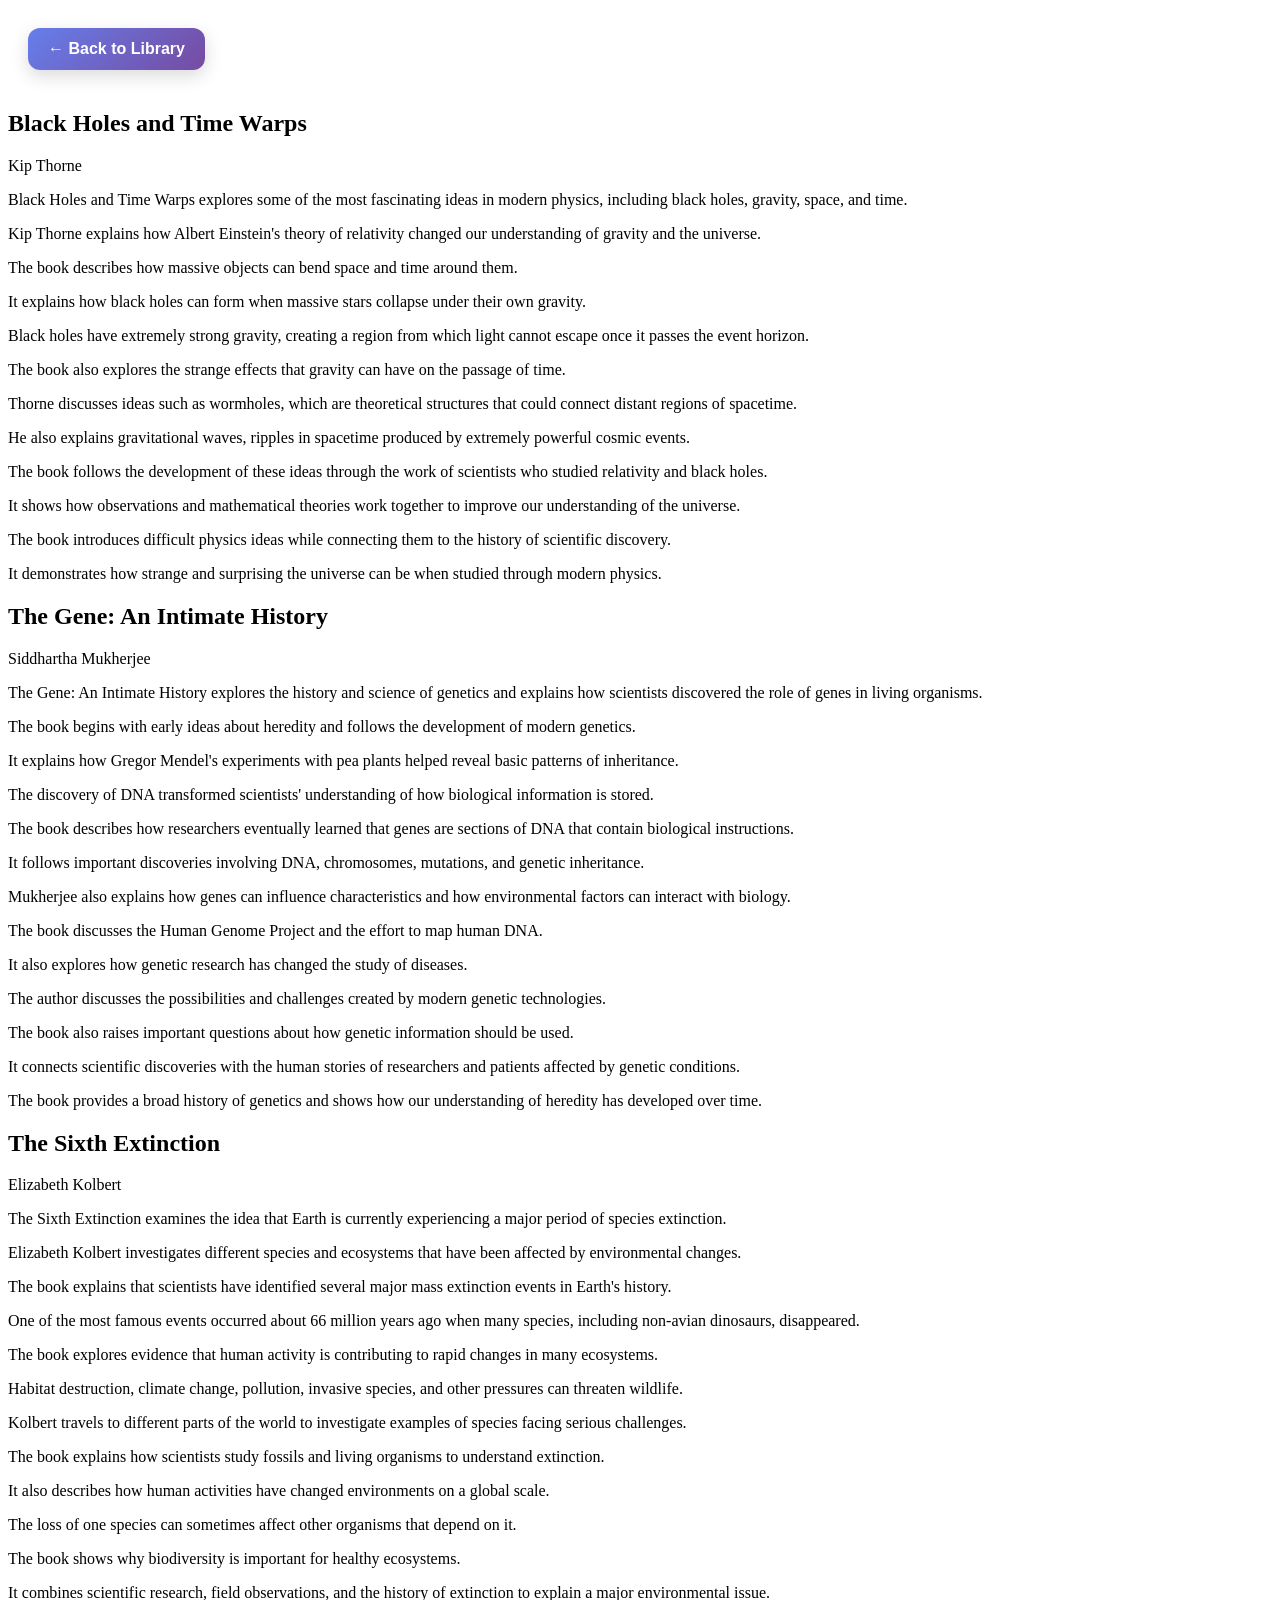
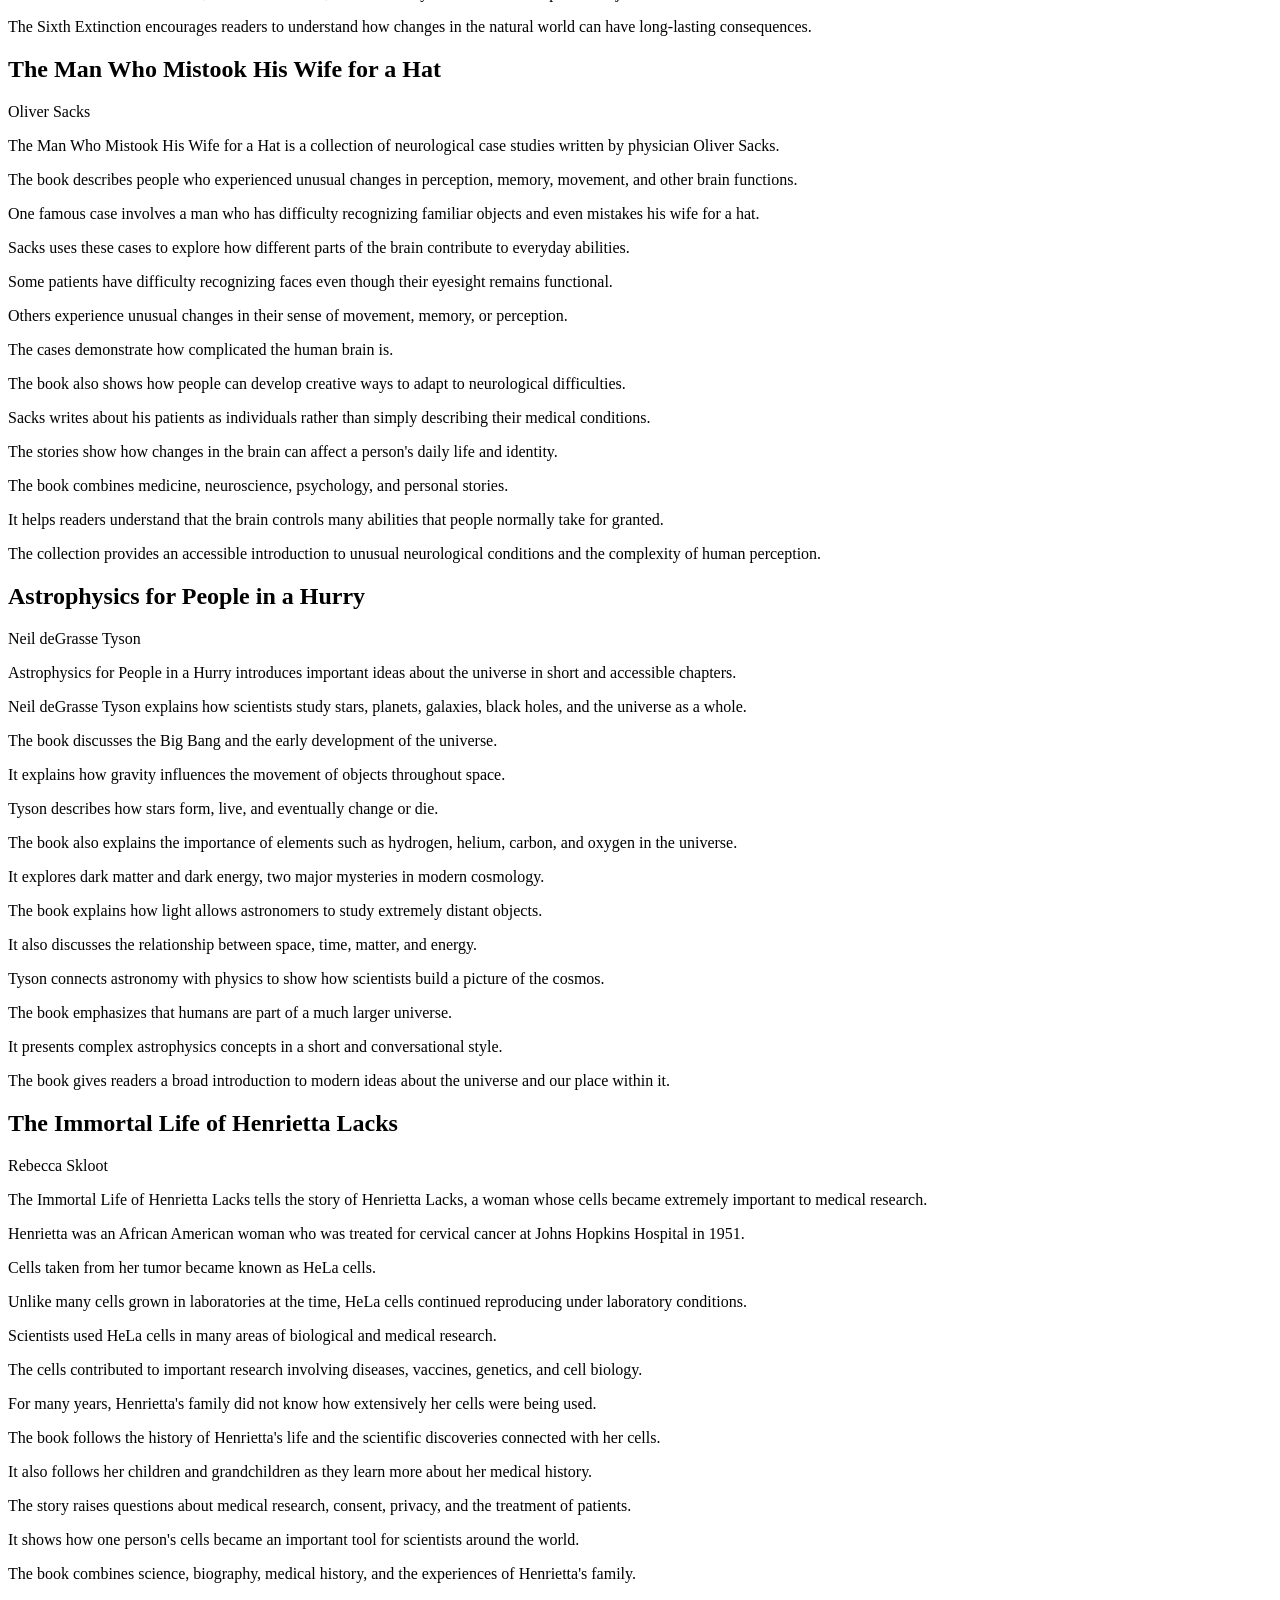
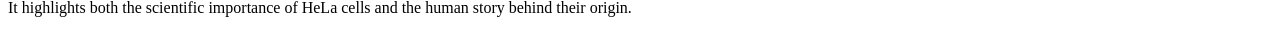
<file: books/science/books.html>
<!DOCTYPE html>
<html lang="en">

<head>
    <meta charset="UTF-8">
    <meta name="viewport" content="width=device-width, initial-scale=1.0">

    <title>Science Books</title>

    <style>
        .back-library {
            display: inline-block;
            margin: 20px;
            padding: 12px 20px;
            border-radius: 12px;
            background: linear-gradient(135deg, #667eea, #764ba2);
            color: white;
            text-decoration: none;
            font-family: Arial, sans-serif;
            font-size: 16px;
            font-weight: bold;
            box-shadow: 0 6px 18px rgba(0, 0, 0, 0.15);
            transition: 0.2s;
        }

        .back-library:hover {
            transform: translateY(-2px);
            box-shadow: 0 9px 24px rgba(0, 0, 0, 0.2);
        }
    </style>
</head>

<body>

<a href="../../index.html" class="back-library">
    ← Back to Library
</a>

<!-- BOOK 1 -->

<section class="summary-card">

    <h2>Black Holes and Time Warps</h2>

    <div class="author">
        Kip Thorne
    </div>

    <p>Black Holes and Time Warps explores some of the most fascinating ideas in modern physics, including black holes, gravity, space, and time.</p>

    <p>Kip Thorne explains how Albert Einstein's theory of relativity changed our understanding of gravity and the universe.</p>

    <p>The book describes how massive objects can bend space and time around them.</p>

    <p>It explains how black holes can form when massive stars collapse under their own gravity.</p>

    <p>Black holes have extremely strong gravity, creating a region from which light cannot escape once it passes the event horizon.</p>

    <p>The book also explores the strange effects that gravity can have on the passage of time.</p>

    <p>Thorne discusses ideas such as wormholes, which are theoretical structures that could connect distant regions of spacetime.</p>

    <p>He also explains gravitational waves, ripples in spacetime produced by extremely powerful cosmic events.</p>

    <p>The book follows the development of these ideas through the work of scientists who studied relativity and black holes.</p>

    <p>It shows how observations and mathematical theories work together to improve our understanding of the universe.</p>

    <p>The book introduces difficult physics ideas while connecting them to the history of scientific discovery.</p>

    <p>It demonstrates how strange and surprising the universe can be when studied through modern physics.</p>

</section>


<!-- BOOK 2 -->

<section class="summary-card">

    <h2>The Gene: An Intimate History</h2>

    <div class="author">
        Siddhartha Mukherjee
    </div>

    <p>The Gene: An Intimate History explores the history and science of genetics and explains how scientists discovered the role of genes in living organisms.</p>

    <p>The book begins with early ideas about heredity and follows the development of modern genetics.</p>

    <p>It explains how Gregor Mendel's experiments with pea plants helped reveal basic patterns of inheritance.</p>

    <p>The discovery of DNA transformed scientists' understanding of how biological information is stored.</p>

    <p>The book describes how researchers eventually learned that genes are sections of DNA that contain biological instructions.</p>

    <p>It follows important discoveries involving DNA, chromosomes, mutations, and genetic inheritance.</p>

    <p>Mukherjee also explains how genes can influence characteristics and how environmental factors can interact with biology.</p>

    <p>The book discusses the Human Genome Project and the effort to map human DNA.</p>

    <p>It also explores how genetic research has changed the study of diseases.</p>

    <p>The author discusses the possibilities and challenges created by modern genetic technologies.</p>

    <p>The book also raises important questions about how genetic information should be used.</p>

    <p>It connects scientific discoveries with the human stories of researchers and patients affected by genetic conditions.</p>

    <p>The book provides a broad history of genetics and shows how our understanding of heredity has developed over time.</p>

</section>


<!-- BOOK 3 -->

<section class="summary-card">

    <h2>The Sixth Extinction</h2>

    <div class="author">
        Elizabeth Kolbert
    </div>

    <p>The Sixth Extinction examines the idea that Earth is currently experiencing a major period of species extinction.</p>

    <p>Elizabeth Kolbert investigates different species and ecosystems that have been affected by environmental changes.</p>

    <p>The book explains that scientists have identified several major mass extinction events in Earth's history.</p>

    <p>One of the most famous events occurred about 66 million years ago when many species, including non-avian dinosaurs, disappeared.</p>

    <p>The book explores evidence that human activity is contributing to rapid changes in many ecosystems.</p>

    <p>Habitat destruction, climate change, pollution, invasive species, and other pressures can threaten wildlife.</p>

    <p>Kolbert travels to different parts of the world to investigate examples of species facing serious challenges.</p>

    <p>The book explains how scientists study fossils and living organisms to understand extinction.</p>

    <p>It also describes how human activities have changed environments on a global scale.</p>

    <p>The loss of one species can sometimes affect other organisms that depend on it.</p>

    <p>The book shows why biodiversity is important for healthy ecosystems.</p>

    <p>It combines scientific research, field observations, and the history of extinction to explain a major environmental issue.</p>

    <p>The Sixth Extinction encourages readers to understand how changes in the natural world can have long-lasting consequences.</p>

</section>


<!-- BOOK 4 -->

<section class="summary-card">

    <h2>The Man Who Mistook His Wife for a Hat</h2>

    <div class="author">
        Oliver Sacks
    </div>

    <p>The Man Who Mistook His Wife for a Hat is a collection of neurological case studies written by physician Oliver Sacks.</p>

    <p>The book describes people who experienced unusual changes in perception, memory, movement, and other brain functions.</p>

    <p>One famous case involves a man who has difficulty recognizing familiar objects and even mistakes his wife for a hat.</p>

    <p>Sacks uses these cases to explore how different parts of the brain contribute to everyday abilities.</p>

    <p>Some patients have difficulty recognizing faces even though their eyesight remains functional.</p>

    <p>Others experience unusual changes in their sense of movement, memory, or perception.</p>

    <p>The cases demonstrate how complicated the human brain is.</p>

    <p>The book also shows how people can develop creative ways to adapt to neurological difficulties.</p>

    <p>Sacks writes about his patients as individuals rather than simply describing their medical conditions.</p>

    <p>The stories show how changes in the brain can affect a person's daily life and identity.</p>

    <p>The book combines medicine, neuroscience, psychology, and personal stories.</p>

    <p>It helps readers understand that the brain controls many abilities that people normally take for granted.</p>

    <p>The collection provides an accessible introduction to unusual neurological conditions and the complexity of human perception.</p>

</section>


<!-- BOOK 5 -->

<section class="summary-card">

    <h2>Astrophysics for People in a Hurry</h2>

    <div class="author">
        Neil deGrasse Tyson
    </div>

    <p>Astrophysics for People in a Hurry introduces important ideas about the universe in short and accessible chapters.</p>

    <p>Neil deGrasse Tyson explains how scientists study stars, planets, galaxies, black holes, and the universe as a whole.</p>

    <p>The book discusses the Big Bang and the early development of the universe.</p>

    <p>It explains how gravity influences the movement of objects throughout space.</p>

    <p>Tyson describes how stars form, live, and eventually change or die.</p>

    <p>The book also explains the importance of elements such as hydrogen, helium, carbon, and oxygen in the universe.</p>

    <p>It explores dark matter and dark energy, two major mysteries in modern cosmology.</p>

    <p>The book explains how light allows astronomers to study extremely distant objects.</p>

    <p>It also discusses the relationship between space, time, matter, and energy.</p>

    <p>Tyson connects astronomy with physics to show how scientists build a picture of the cosmos.</p>

    <p>The book emphasizes that humans are part of a much larger universe.</p>

    <p>It presents complex astrophysics concepts in a short and conversational style.</p>

    <p>The book gives readers a broad introduction to modern ideas about the universe and our place within it.</p>

</section>


<!-- BOOK 6 -->

<section class="summary-card">

    <h2>The Immortal Life of Henrietta Lacks</h2>

    <div class="author">
        Rebecca Skloot
    </div>

    <p>The Immortal Life of Henrietta Lacks tells the story of Henrietta Lacks, a woman whose cells became extremely important to medical research.</p>

    <p>Henrietta was an African American woman who was treated for cervical cancer at Johns Hopkins Hospital in 1951.</p>

    <p>Cells taken from her tumor became known as HeLa cells.</p>

    <p>Unlike many cells grown in laboratories at the time, HeLa cells continued reproducing under laboratory conditions.</p>

    <p>Scientists used HeLa cells in many areas of biological and medical research.</p>

    <p>The cells contributed to important research involving diseases, vaccines, genetics, and cell biology.</p>

    <p>For many years, Henrietta's family did not know how extensively her cells were being used.</p>

    <p>The book follows the history of Henrietta's life and the scientific discoveries connected with her cells.</p>

    <p>It also follows her children and grandchildren as they learn more about her medical history.</p>

    <p>The story raises questions about medical research, consent, privacy, and the treatment of patients.</p>

    <p>It shows how one person's cells became an important tool for scientists around the world.</p>

    <p>The book combines science, biography, medical history, and the experiences of Henrietta's family.</p>

    <p>It highlights both the scientific importance of HeLa cells and the human story behind their origin.</p>

</section>

</body>
</html>
</file>
<file: style.css>
/* =========================================================
    Go Deep LIBRARY
   style.css
   ========================================================= */

/* ================= RESET ================= */

* {
    box-sizing: border-box;
    margin: 0;
    padding: 0;
}

html {
    scroll-behavior: smooth;
}

body {
    min-height: 100vh;
    font-family:
        -apple-system,
        BlinkMacSystemFont,
        "Segoe UI",
        Arial,
        sans-serif;
    background: #f5f7fb;
    color: #18202c;
    line-height: 1.6;
}

button,
input {
    font: inherit;
}

button {
    border: none;
    cursor: pointer;
}

button:focus-visible,
input:focus-visible {
    outline: 3px solid rgba(52, 108, 255, 0.35);
    outline-offset: 2px;
}


/* ================= HEADER ================= */

.topbar {
    position: sticky;
    top: 0;
    z-index: 1000;

    min-height: 78px;
    padding: 12px 5%;

    display: flex;
    align-items: center;
    justify-content: space-between;
    gap: 30px;

    background: rgba(255, 255, 255, 0.94);
    border-bottom: 1px solid #e6eaf0;

    backdrop-filter: blur(18px);
    -webkit-backdrop-filter: blur(18px);
}

.logo {
    display: flex;
    align-items: center;
    gap: 12px;
    min-width: 220px;
}

.logo-icon {
    width: 48px;
    height: 48px;

    display: grid;
    place-items: center;

    border-radius: 14px;

    background: linear-gradient(
        135deg,
        #172554,
        #2563eb
    );

    color: white;
    font-size: 25px;

    box-shadow:
        0 8px 22px rgba(37, 99, 235, 0.22);
}

.logo h1 {
    font-size: 21px;
    line-height: 1.15;
    letter-spacing: -0.4px;
}

.logo p {
    margin-top: 2px;
    color: #7a8494;
    font-size: 11px;
    letter-spacing: 0.7px;
    text-transform: uppercase;
}

.main-nav {
    display: flex;
    align-items: center;
    gap: 5px;
}

.nav-btn {
    padding: 10px 15px;
    border-radius: 10px;

    background: transparent;
    color: #687386;

    font-size: 14px;
    font-weight: 600;

    transition:
        background 0.2s ease,
        color 0.2s ease,
        transform 0.2s ease;
}

.nav-btn:hover {
    background: #eef3ff;
    color: #245bd8;
}

.nav-btn.active {
    background: #eaf0ff;
    color: #245bd8;
}

.nav-btn:active {
    transform: scale(0.97);
}


/* ================= MAIN ================= */

main {
    width: min(1400px, 100%);
    margin: 0 auto;
    padding: 30px 5% 70px;
}

.page {
    display: none;
    animation: pageIn 0.3s ease;
}

.page.active {
    display: block;
}

@keyframes pageIn {
    from {
        opacity: 0;
        transform: translateY(8px);
    }

    to {
        opacity: 1;
        transform: translateY(0);
    }
}


/* ================= HERO ================= */

.hero {
    position: relative;
    min-height: 430px;

    display: flex;
    align-items: center;
    justify-content: space-between;

    overflow: hidden;

    padding: 55px 7%;

    border-radius: 30px;

    background:
        radial-gradient(
            circle at 80% 30%,
            rgba(96, 165, 250, 0.3),
            transparent 30%
        ),
        linear-gradient(
            135deg,
            #101b3d,
            #1d4ed8
        );

    color: white;

    box-shadow:
        0 25px 60px rgba(30, 64, 175, 0.22);
}

.hero::before {
    content: "";

    position: absolute;

    width: 320px;
    height: 320px;

    right: -90px;
    bottom: -140px;

    border-radius: 50%;

    background: rgba(255, 255, 255, 0.08);
}

.hero-content {
    position: relative;
    z-index: 2;
    max-width: 600px;
}

.hero-label {
    display: inline-block;

    margin-bottom: 15px;
    padding: 6px 11px;

    border: 1px solid rgba(255, 255, 255, 0.22);
    border-radius: 100px;

    background: rgba(255, 255, 255, 0.1);

    font-size: 11px;
    font-weight: 700;
    letter-spacing: 1.2px;
}

.hero h2 {
    margin-bottom: 18px;

    font-size: clamp(38px, 5vw, 65px);
    line-height: 1.02;
    letter-spacing: -2px;
}

.hero p {
    max-width: 540px;

    color: rgba(255, 255, 255, 0.78);

    font-size: 16px;
}

.hero-button {
    margin-top: 27px;

    padding: 13px 20px;

    border-radius: 12px;

    background: white;
    color: #17347e;

    font-size: 14px;
    font-weight: 700;

    box-shadow:
        0 10px 25px rgba(0, 0, 0, 0.16);

    transition:
        transform 0.2s ease,
        box-shadow 0.2s ease;
}

.hero-button:hover {
    transform: translateY(-2px);
    box-shadow:
        0 14px 30px rgba(0, 0, 0, 0.2);
}

.hero-books {
    position: relative;

    width: 350px;
    height: 300px;
}

.floating-book {
    position: absolute;

    width: 145px;
    height: 195px;

    display: grid;
    place-items: center;

    border-radius: 8px 13px 13px 8px;

    background: linear-gradient(
        145deg,
        #ffffff,
        #dbe5f7
    );

    color: #263b68;

    font-size: 65px;

    box-shadow:
        18px 25px 40px rgba(0, 0, 0, 0.24);

    border-left: 9px solid rgba(0, 0, 0, 0.12);
}

.book-one {
    top: 50px;
    left: 55px;
    transform: rotate(-13deg);
}

.book-two {
    top: 25px;
    left: 135px;
    transform: rotate(8deg);
    z-index: 2;
}

.book-three {
    top: 70px;
    left: 205px;
    transform: rotate(20deg);
    z-index: 1;
}


/* ================= SEARCH ================= */

.search-section {
    position: relative;
    margin: -25px auto 45px;
    width: min(820px, 92%);
    z-index: 5;
}

.search-box {
    height: 65px;

    display: flex;
    align-items: center;

    padding: 0 18px;

    border: 1px solid #e0e5ed;
    border-radius: 17px;

    background: white;

    box-shadow:
        0 15px 40px rgba(30, 41, 59, 0.12);
}

.search-icon {
    margin-right: 12px;
    font-size: 21px;
}

.search-box input {
    flex: 1;

    min-width: 0;

    border: none;
    outline: none;

    background: transparent;

    color: #18202c;
    font-size: 15px;
}

.search-box input::placeholder {
    color: #9aa3b1;
}

.clear-search {
    display: none;

    width: 30px;
    height: 30px;

    border-radius: 50%;

    background: #edf1f6;
    color: #697486;

    font-size: 20px;
    line-height: 1;
}

.clear-search.show {
    display: grid;
    place-items: center;
}

.search-results {
    display: none;

    position: absolute;

    left: 0;
    right: 0;

    top: 72px;

    max-height: 360px;

    overflow-y: auto;

    padding: 8px;

    border: 1px solid #e1e6ee;
    border-radius: 16px;

    background: white;

    box-shadow:
        0 20px 45px rgba(15, 23, 42, 0.14);
}

.search-results.show {
    display: block;
}

.search-result-item {
    display: flex;
    align-items: center;
    gap: 13px;

    width: 100%;

    padding: 11px;

    border-radius: 11px;

    background: transparent;

    text-align: left;

    transition: background 0.2s ease;
}

.search-result-item:hover {
    background: #f3f6fb;
}

.result-cover {
    width: 42px;
    height: 54px;

    display: grid;
    place-items: center;

    flex-shrink: 0;

    border-radius: 5px;

    background: #e8eefc;

    font-size: 21px;
}

.result-info h4 {
    font-size: 14px;
}

.result-info p {
    color: #7b8492;
    font-size: 12px;
}


/* ================= SECTIONS ================= */

.library-section {
    margin-top: 48px;
}

.section-heading {
    display: flex;
    align-items: flex-end;
    justify-content: space-between;
    gap: 20px;

    margin-bottom: 22px;
}

.small-label {
    display: block;

    margin-bottom: 5px;

    color: #4f72c9;

    font-size: 10px;
    font-weight: 800;
    letter-spacing: 1.5px;
    text-transform: uppercase;
}

.section-heading h2,
.page-header h2 {
    font-size: 28px;
    letter-spacing: -0.7px;
}

.view-all-btn {
    padding: 8px 0;

    background: transparent;
    color: #3265d3;

    font-size: 13px;
    font-weight: 700;
}

.view-all-btn:hover {
    text-decoration: underline;
}


/* ================= CATEGORY GRID ================= */

.category-grid {
    display: grid;

    grid-template-columns:
        repeat(5, minmax(0, 1fr));

    gap: 14px;
}

.category-card {
    min-height: 150px;

    display: flex;
    flex-direction: column;
    align-items: flex-start;
    justify-content: center;

    padding: 21px;

    border: 1px solid #e4e8ef;
    border-radius: 17px;

    background: white;

    text-align: left;

    transition:
        transform 0.22s ease,
        box-shadow 0.22s ease,
        border-color 0.22s ease;
}

.category-card:hover {
    transform: translateY(-5px);

    border-color: #d4dded;

    box-shadow:
        0 14px 30px rgba(30, 41, 59, 0.09);
}

.category-icon {
    width: 46px;
    height: 46px;

    display: grid;
    place-items: center;

    margin-bottom: 13px;

    border-radius: 13px;

    background: #edf2ff;

    font-size: 23px;
}

.category-name {
    color: #202a39;

    font-size: 14px;
    font-weight: 750;
}

.category-description {
    margin-top: 3px;

    color: #8992a0;

    font-size: 11px;
}


/* Category accent backgrounds */

.classics .category-icon {
    background: #f0eadd;
}

.adventure .category-icon {
    background: #e2f0e9;
}

.science .category-icon {
    background: #e2effa;
}

.sci-fi .category-icon {
    background: #e8e5fa;
}

.mystery .category-icon {
    background: #eee7f4;
}

.fantasy .category-icon {
    background: #f4e6ef;
}

.history .category-icon {
    background: #f3eadc;
}

.geography .category-icon {
    background: #e2f1e8;
}

.children .category-icon {
    background: #f5eddc;
}

.biography .category-icon {
    background: #e7edf3;
}


/* ================= BOOK GRID ================= */

.book-grid {
    display: grid;

    grid-template-columns:
        repeat(5, minmax(0, 1fr));

    gap: 18px;
}

.book-card {
    position: relative;

    overflow: hidden;

    border: 1px solid #e2e7ef;
    border-radius: 17px;

    background: white;

    transition:
        transform 0.22s ease,
        box-shadow 0.22s ease;
}

.book-card:hover {
    transform: translateY(-5px);

    box-shadow:
        0 16px 32px rgba(15, 23, 42, 0.1);
}

.book-cover {
    height: 230px;

    display: grid;
    place-items: center;

    background:
        linear-gradient(
            145deg,
            #dfe7f7,
            #f5f7fb
        );

    font-size: 64px;
}

.book-card-body {
    padding: 15px;
}

.book-card-category {
    display: inline-block;

    margin-bottom: 5px;

    color: #5474bf;

    font-size: 9px;
    font-weight: 800;
    letter-spacing: 1px;
    text-transform: uppercase;
}

.book-card h3 {
    margin-bottom: 3px;

    font-size: 15px;
    line-height: 1.3;
}

.book-card-author {
    color: #808a99;
    font-size: 12px;
}

.book-card-description {
    margin-top: 9px;

    display: -webkit-box;
    -webkit-box-orient: vertical;
    -webkit-line-clamp: 2;

    overflow: hidden;

    color: #727c8b;

    font-size: 11px;
}

.book-card-actions {
    display: flex;
    gap: 7px;

    margin-top: 14px;
}

.book-open-btn {
    flex: 1;

    padding: 9px;

    border-radius: 9px;

    background: #edf2ff;
    color: #315fca;

    font-size: 11px;
    font-weight: 700;
}

.book-open-btn:hover {
    background: #e1e9ff;
}

.book-favorite-btn {
    width: 38px;

    border-radius: 9px;

    background: #f2f4f7;
    color: #677386;

    font-size: 18px;
}

.book-favorite-btn:hover {
    background: #ffeef1;
    color: #d34b64;
}

.book-favorite-btn.saved {
    background: #ffecef;
    color: #d33f5b;
}


/* ================= PLACEHOLDER ================= */

.book-placeholder {
    min-height: 340px;

    display: flex;
    flex-direction: column;
    align-items: center;
    justify-content: center;

    padding: 25px;

    border: 1px dashed #d6dce6;
    border-radius: 17px;

    background: #fafbfc;

    text-align: center;
}

.placeholder-cover {
    width: 90px;
    height: 110px;

    display: grid;
    place-items: center;

    margin-bottom: 18px;

    border-radius: 7px;

    background: #e9eef6;

    font-size: 38px;
}

.book-placeholder h3 {
    font-size: 15px;
}

.book-placeholder p {
    margin-top: 4px;

    color: #8992a0;

    font-size: 12px;
}


/* ================= INFORMATION CARDS ================= */

.library-info {
    display: grid;

    grid-template-columns:
        repeat(3, 1fr);

    gap: 16px;

    margin-top: 55px;
}

.info-card {
    display: flex;
    align-items: flex-start;
    gap: 14px;

    padding: 22px;

    border: 1px solid #e2e7ee;
    border-radius: 17px;

    background: white;
}

.info-icon {
    width: 42px;
    height: 42px;

    display: grid;
    place-items: center;

    flex-shrink: 0;

    border-radius: 11px;

    background: #eef2f8;

    font-size: 20px;
}

.info-card h3 {
    font-size: 14px;
}

.info-card p {
    margin-top: 4px;

    color: #7d8795;

    font-size: 11px;
}


/* ================= PAGE HEADER ================= */

.page-header {
    margin: 25px 0 30px;
}

.page-header h2 {
    font-size: 36px;
}

.page-header p {
    margin-top: 5px;

    color: #7d8795;

    font-size: 14px;
}

.large-grid {
    grid-template-columns:
        repeat(4, minmax(0, 1fr));
}


/* ================= BACK BUTTON ================= */

.back-button {
    margin-top: 8px;
    margin-bottom: 20px;

    padding: 9px 14px;

    border-radius: 10px;

    background: white;
    color: #4668a9;

    border: 1px solid #e0e6ee;

    font-size: 13px;
    font-weight: 700;

    transition:
        background 0.2s ease,
        transform 0.2s ease;
}

.back-button:hover {
    background: #eef3ff;
    transform: translateX(-2px);
}


/* ================= CATEGORY PAGE ================= */

.category-page-icon {
    display: block;

    width: 58px;
    height: 58px;

    display: grid;
    place-items: center;

    margin-bottom: 13px;

    border-radius: 15px;

    background: #eaf0ff;

    font-size: 28px;
}


/* ================= BOOK DETAILS ================= */

.book-details {
    display: grid;

    grid-template-columns: 310px 1fr;

    gap: 55px;

    align-items: center;

    max-width: 1000px;

    margin: 35px auto;
    padding: 35px;

    border: 1px solid #e1e6ee;
    border-radius: 24px;

    background: white;

    box-shadow:
        0 15px 45px rgba(15, 23, 42, 0.07);
}

.book-detail-cover {
    height: 410px;

    display: grid;
    place-items: center;

    border-radius: 10px;

    background:
        linear-gradient(
            145deg,
            #dfe7f7,
            #f4f6fa
        );

    font-size: 100px;

    box-shadow:
        0 20px 35px rgba(15, 23, 42, 0.12);
}

.book-detail-category {
    color: #4f70bd;

    font-size: 10px;
    font-weight: 800;
    letter-spacing: 1.5px;
    text-transform: uppercase;
}

.book-detail-content h2 {
    margin-top: 8px;

    font-size: clamp(32px, 4vw, 48px);
    line-height: 1.08;
    letter-spacing: -1.5px;
}

.book-detail-content h3 {
    margin-top: 8px;

    color: #7b8491;

    font-size: 16px;
    font-weight: 600;
}

.book-description {
    max-width: 650px;

    margin-top: 22px;

    color: #596474;

    font-size: 15px;
}

.book-actions {
    display: flex;
    flex-wrap: wrap;
    gap: 10px;

    margin-top: 28px;
}

.primary-button,
.favorite-button {
    padding: 12px 17px;

    border-radius: 11px;

    font-size: 13px;
    font-weight: 700;
}

.primary-button {
    background: #285bd1;
    color: white;

    box-shadow:
        0 8px 18px rgba(40, 91, 209, 0.18);
}

.primary-button:hover {
    background: #214db4;
}

.favorite-button {
    background: #f0f3f7;
    color: #586476;
}

.favorite-button:hover {
    background: #e7ebf2;
}


/* ================= READER ================= */

.reader {
    max-width: 850px;

    margin: 20px auto;
    padding: 45px 55px;

    border: 1px solid #e2e6ec;
    border-radius: 23px;

    background: white;

    box-shadow:
        0 15px 40px rgba(15, 23, 42, 0.06);
}

.reader-header {
    padding-bottom: 25px;

    border-bottom: 1px solid #e9edf2;
}

.reader-header h2 {
    font-family: Georgia, "Times New Roman", serif;

    margin-top: 5px;

    font-size: clamp(28px, 4vw, 42px);
    line-height: 1.15;
}

.reader-header p {
    margin-top: 5px;

    color: #818b99;

    font-size: 13px;
}

.reader-content {
    padding-top: 30px;

    color: #394352;

    font-family: Georgia, "Times New Roman", serif;

    font-size: 17px;
    line-height: 1.85;
}

.reader-content h1,
.reader-content h2,
.reader-content h3 {
    margin: 28px 0 10px;

    color: #202938;

    line-height: 1.3;
}

.reader-content h1 {
    font-size: 29px;
}

.reader-content h2 {
    font-size: 24px;
}

.reader-content h3 {
    font-size: 20px;
}

.reader-content p {
    margin-bottom: 17px;
}

.reader-content ul,
.reader-content ol {
    margin: 15px 0 20px 25px;
}

.reader-content li {
    margin-bottom: 7px;
}

.reader-content blockquote {
    margin: 25px 0;
    padding: 15px 20px;

    border-left: 4px solid #4771cf;

    background: #f5f7fb;

    color: #596474;
}


/* ================= EMPTY LIBRARY ================= */

.empty-library {
    grid-column: 1 / -1;

    min-height: 280px;

    display: flex;
    flex-direction: column;
    align-items: center;
    justify-content: center;

    padding: 30px;

    border: 1px dashed #d6dce5;
    border-radius: 18px;

    background: #fafbfc;

    text-align: center;
}

.empty-icon {
    width: 62px;
    height: 62px;

    display: grid;
    place-items: center;

    margin-bottom: 15px;

    border-radius: 50%;

    background: #f0f2f6;

    color: #9ba4b2;

    font-size: 27px;
}

.empty-library h3 {
    font-size: 17px;
}

.empty-library p {
    margin-top: 4px;

    color: #87909e;

    font-size: 12px;
}


/* ================= FOOTER ================= */

.footer {
    padding: 38px 5%;

    border-top: 1px solid #e2e6ed;

    background: #ffffff;

    text-align: center;
}

.footer-logo {
    font-size: 17px;
    font-weight: 800;
}

.footer > p {
    margin-top: 5px;

    color: #818b98;

    font-size: 11px;
}

.footer-line {
    width: 70px;
    height: 1px;

    margin: 20px auto 12px;

    background: #dce1e8;
}

.footer .copyright {
    color: #a1a8b3;
    font-size: 10px;
}


/* ================= SEARCH NO RESULTS ================= */

.no-results {
    padding: 25px;

    color: #7d8795;

    text-align: center;

    font-size: 13px;
}


/* ================= RESPONSIVE ================= */

@media (max-width: 1150px) {

    .category-grid,
    .book-grid {
        grid-template-columns:
            repeat(4, minmax(0, 1fr));
    }

    .hero-books {
        transform: scale(0.85);
        transform-origin: right center;
    }
}


@media (max-width: 900px) {

    .topbar {
        flex-direction: column;
        align-items: stretch;

        padding: 12px 4%;
    }

    .logo {
        justify-content: center;
    }

    .main-nav {
        justify-content: center;
        flex-wrap: wrap;
    }

    main {
        padding-left: 4%;
        padding-right: 4%;
    }

    .hero {
        min-height: 500px;

        padding: 45px;

        justify-content: center;

        text-align: center;
    }

    .hero-content {
        max-width: 650px;
    }

    .hero p {
        margin-left: auto;
        margin-right: auto;
    }

    .hero-books {
        display: none;
    }

    .category-grid,
    .book-grid {
        grid-template-columns:
            repeat(3, minmax(0, 1fr));
    }

    .library-info {
        grid-template-columns: 1fr;
    }

    .book-details {
        grid-template-columns: 250px 1fr;

        gap: 30px;
        padding: 25px;
    }

    .book-detail-cover {
        height: 350px;
    }
}


@media (max-width: 650px) {

    .topbar {
        min-height: auto;
    }

    .logo {
        justify-content: flex-start;
    }

    .main-nav {
        justify-content: flex-start;

        overflow-x: auto;

        padding-bottom: 2px;
    }

    .nav-btn {
        flex-shrink: 0;
    }

    main {
        padding-top: 20px;
    }

    .hero {
        min-height: 450px;

        padding: 35px 24px;

        border-radius: 22px;
    }

    .hero h2 {
        font-size: 42px;
        letter-spacing: -1.5px;
    }

    .hero p {
        font-size: 14px;
    }

    .search-section {
        width: 96%;
        margin-bottom: 35px;
    }

    .search-box {
        height: 58px;
    }

    .section-heading {
        align-items: flex-start;
        flex-direction: column;
        gap: 5px;
    }

    .category-grid,
    .book-grid,
    .large-grid {
        grid-template-columns:
            repeat(2, minmax(0, 1fr));
    }

    .category-card {
        min-height: 135px;
        padding: 16px;
    }

    .book-cover {
        height: 190px;
    }

    .page-header h2 {
        font-size: 31px;
    }

    .book-details {
        grid-template-columns: 1fr;

        margin-top: 15px;

        padding: 20px;
    }

    .book-detail-cover {
        height: 350px;
        max-width: 270px;
        width: 100%;

        margin: 0 auto;
    }

    .book-detail-content h2 {
        font-size: 34px;
    }

    .reader {
        padding: 28px 22px;
        border-radius: 18px;
    }

    .reader-content {
        font-size: 16px;
        line-height: 1.75;
    }
}


@media (max-width: 420px) {

    .category-grid,
    .book-grid {
        grid-template-columns: 1fr;
    }

    .hero h2 {
        font-size: 36px;
    }

    .book-cover {
        height: 230px;
    }

    .book-detail-cover {
        height: 300px;
    }
}
```
</file>
